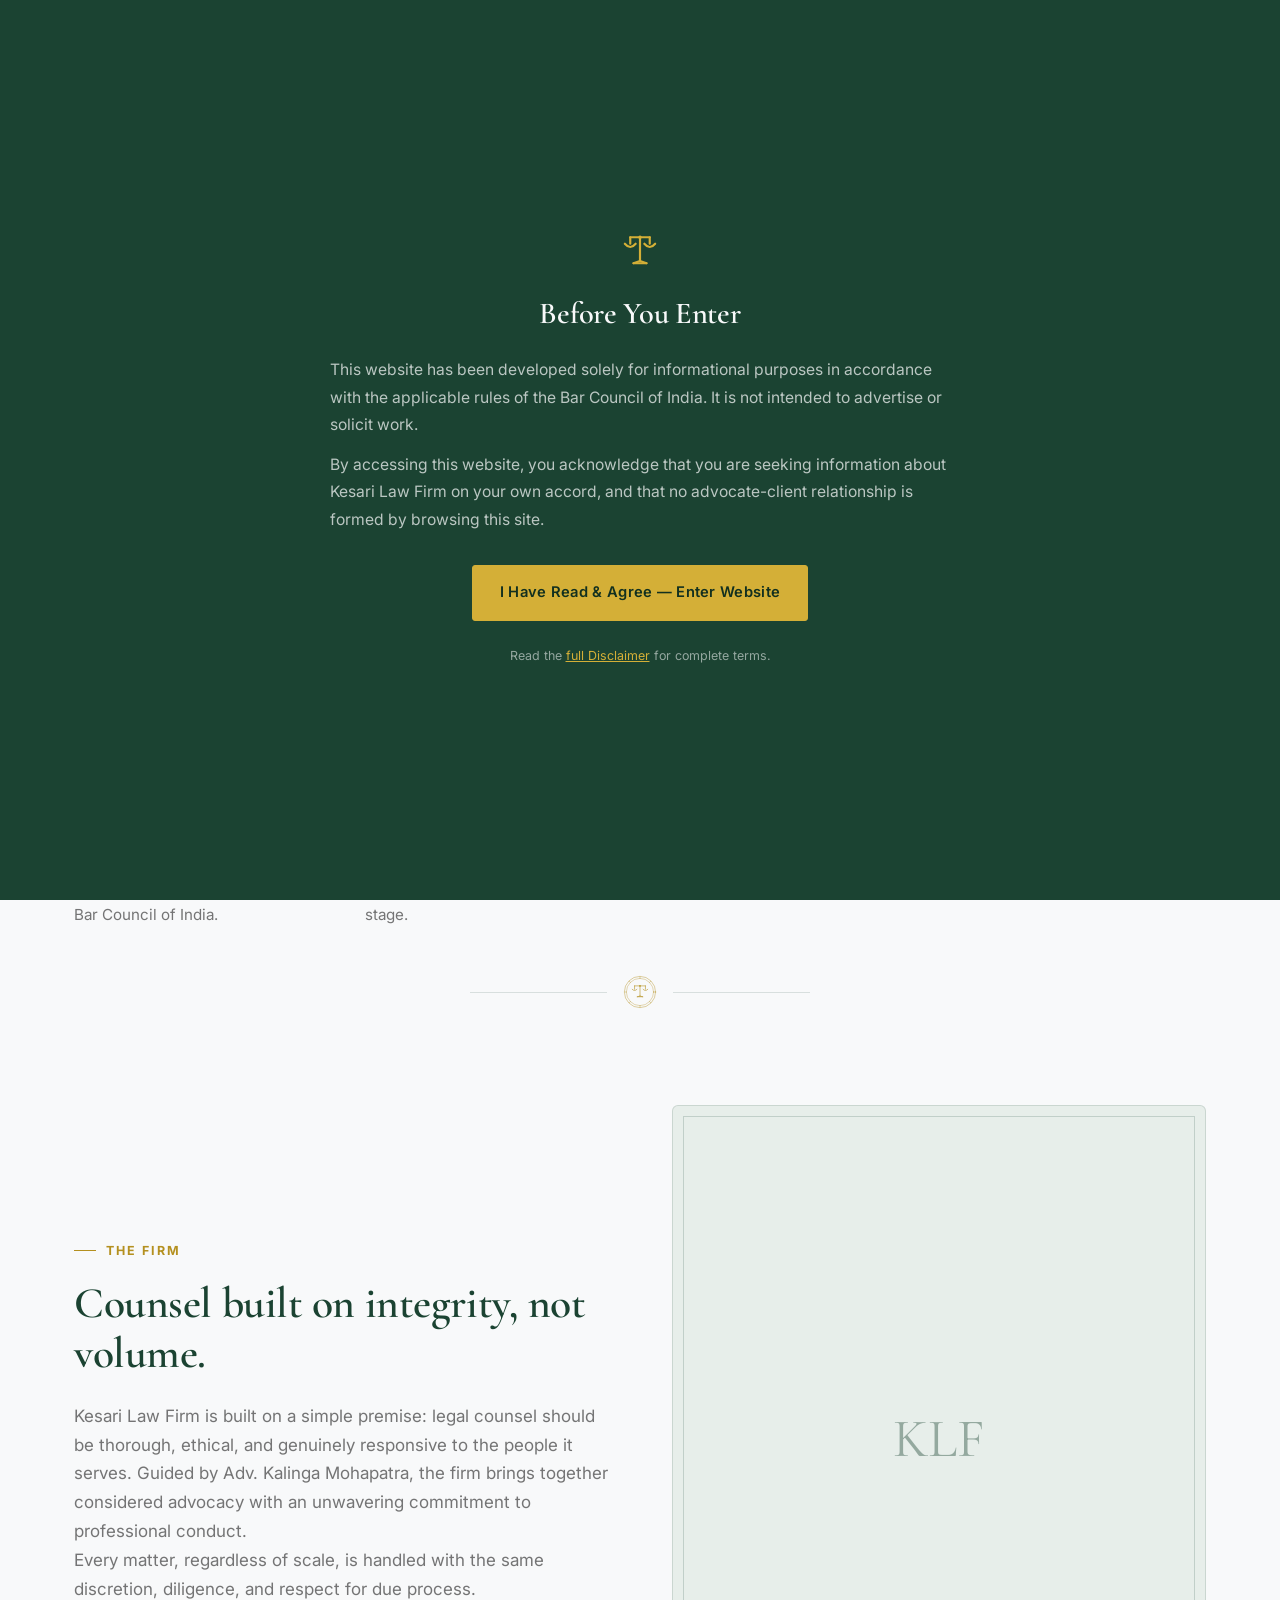
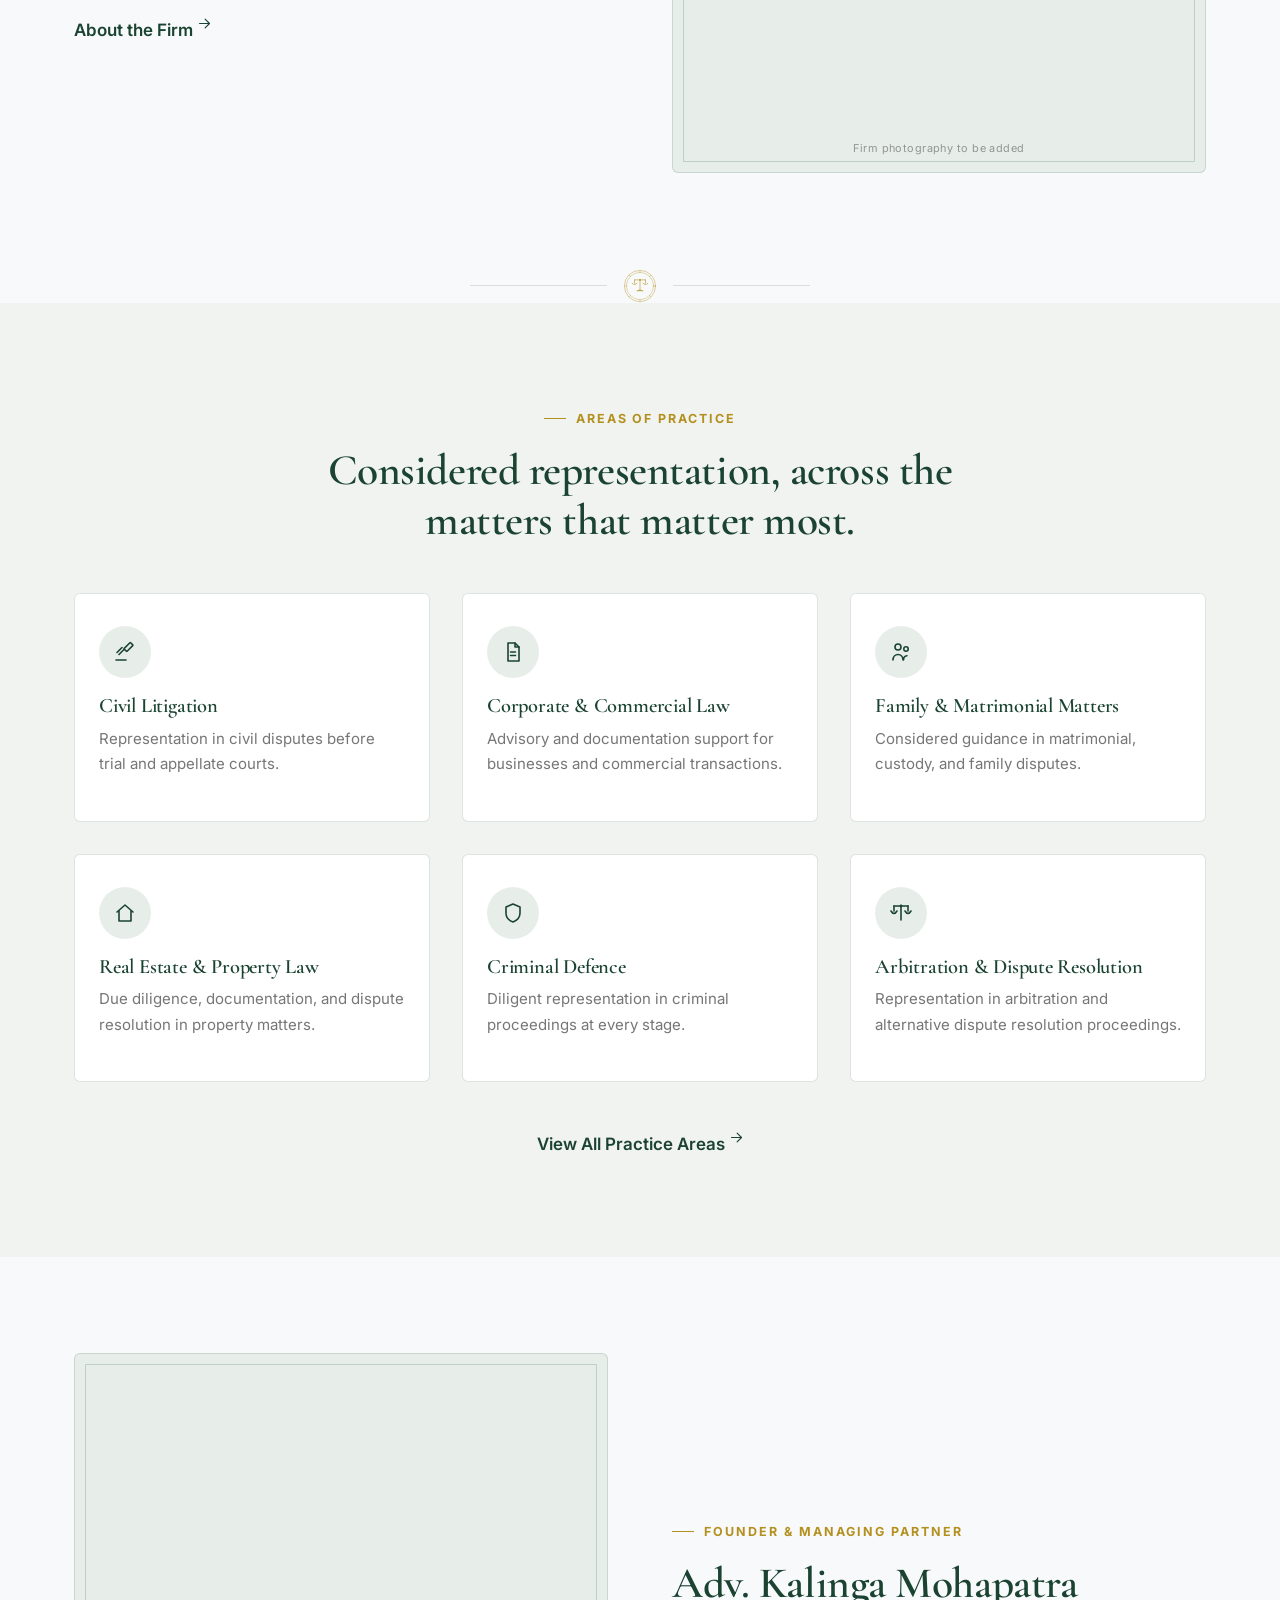
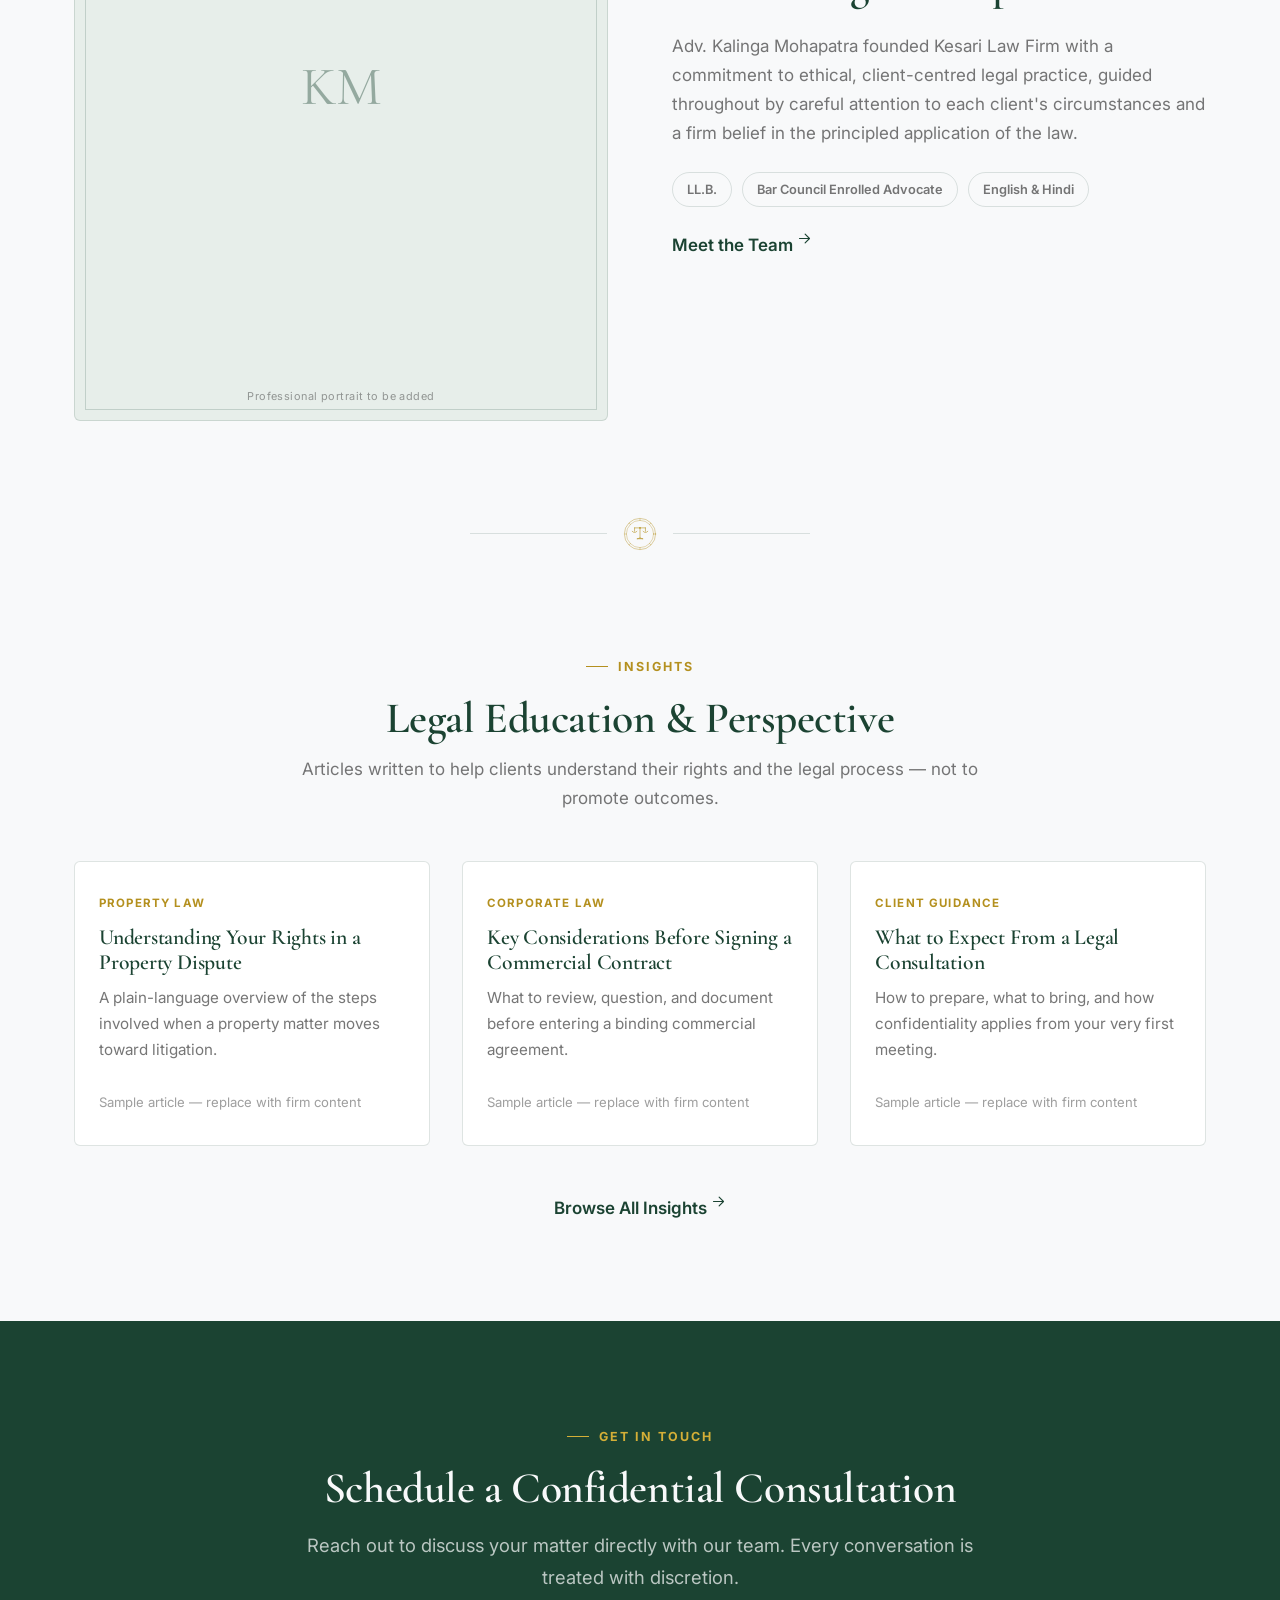
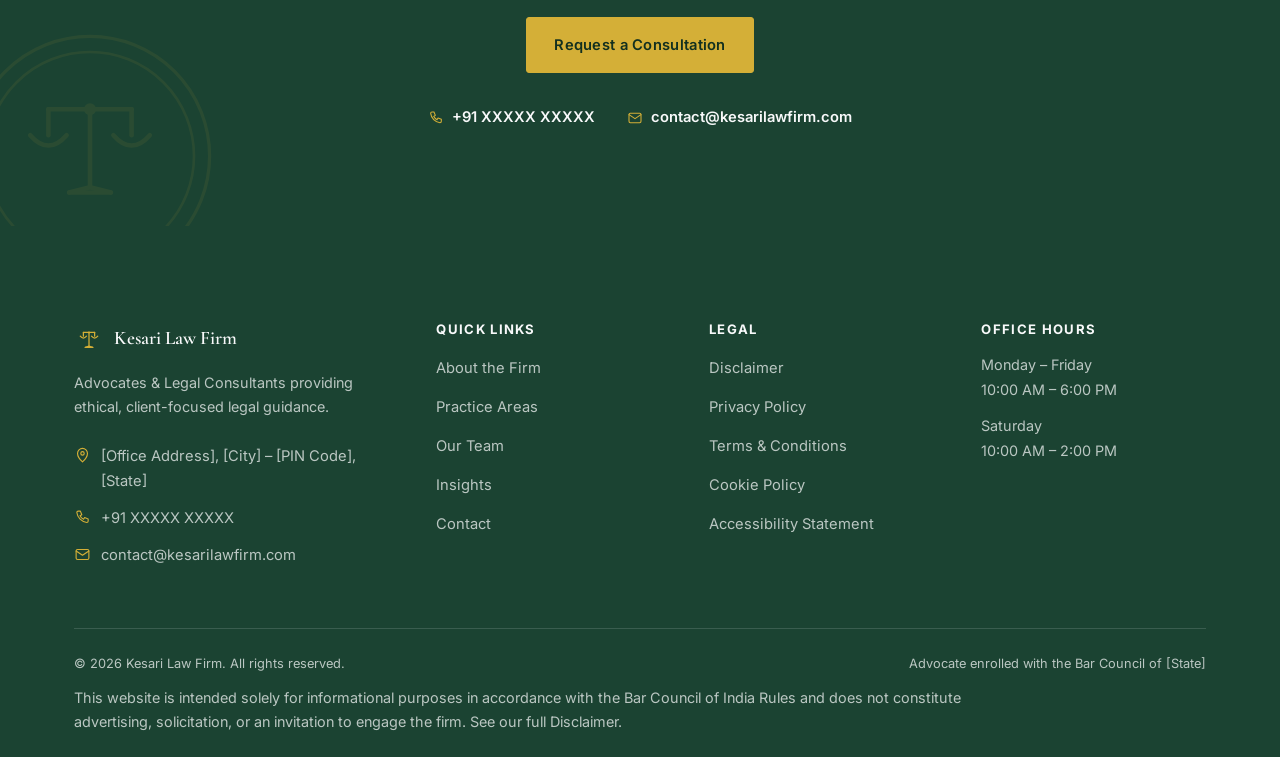
<file: index.html>
<!DOCTYPE html>
<html lang="en">
<head>
<meta charset="UTF-8">
<meta name="viewport" content="width=device-width, initial-scale=1.0">
<title>Kesari Law Firm | Advocates &amp; Legal Consultants</title>
<meta name="description" content="Kesari Law Firm provides ethical, client-focused legal counsel across civil litigation, corporate advisory, and dispute resolution. Learn about our practice and request a consultation.">
<link rel="canonical" href="https://www.kesarilawfirm.com/">

<!-- Open Graph -->
<meta property="og:type" content="website">
<meta property="og:site_name" content="Kesari Law Firm">
<meta property="og:title" content="Kesari Law Firm | Advocates & Legal Consultants">
<meta property="og:description" content="Ethical, client-focused legal counsel grounded in experience, confidentiality, and principled advocacy.">
<meta property="og:url" content="https://www.kesarilawfirm.com/">
<meta property="og:image" content="https://www.kesarilawfirm.com/assets/og-image.jpg">
<meta property="og:locale" content="en_IN">

<!-- Twitter -->
<meta name="twitter:card" content="summary_large_image">
<meta name="twitter:title" content="Kesari Law Firm | Advocates & Legal Consultants">
<meta name="twitter:description" content="Ethical, client-focused legal counsel grounded in experience, confidentiality, and principled advocacy.">
<meta name="twitter:image" content="https://www.kesarilawfirm.com/assets/og-image.jpg">

<link rel="icon" type="image/svg+xml" href="favicon.svg">
<link rel="preconnect" href="https://fonts.googleapis.com">
<link rel="preconnect" href="https://fonts.gstatic.com" crossorigin>
<link href="https://fonts.googleapis.com/css2?family=Cormorant+Garamond:ital,wght@0,500;0,600;0,700;1,500&amp;family=Inter:wght@400;500;600;700&amp;display=swap" rel="stylesheet">
<link rel="stylesheet" href="css/styles.css">

<script type="application/ld+json">
{
  "@context": "https://schema.org",
  "@type": "LegalService",
  "name": "Kesari Law Firm",
  "url": "https://www.kesarilawfirm.com/",
  "image": "https://www.kesarilawfirm.com/assets/og-image.jpg",
  "telephone": "+91-XXXXXXXXXX",
  "email": "contact@kesarilawfirm.com",
  "address": {
    "@type": "PostalAddress",
    "streetAddress": "[Office Address Line]",
    "addressLocality": "[City]",
    "addressRegion": "[State]",
    "postalCode": "[PIN Code]",
    "addressCountry": "IN"
  },
  "areaServed": "IN",
  "openingHoursSpecification": [
    { "@type": "OpeningHoursSpecification", "dayOfWeek": ["Monday","Tuesday","Wednesday","Thursday","Friday"], "opens": "10:00", "closes": "18:00" },
    { "@type": "OpeningHoursSpecification", "dayOfWeek": ["Saturday"], "opens": "10:00", "closes": "14:00" }
  ],
  "founder": { "@type": "Person", "name": "Kalinga Mohapatra", "jobTitle": "Founder & Managing Partner" },
  "description": "Kesari Law Firm provides ethical, client-focused legal counsel across civil litigation, corporate advisory, family law, real estate, and dispute resolution."
}
</script>
</head>
<body>

<a href="#main" class="skip-link">Skip to main content</a>

<input type="checkbox" id="disclaimer-toggle" class="disclaimer-toggle">
<div class="disclaimer-overlay" role="dialog" aria-modal="true" aria-labelledby="disclaimer-title">
  <div class="disclaimer-box">
    <svg class="brand__mark" viewBox="0 0 48 48" fill="none" stroke="currentColor" stroke-width="2" stroke-linecap="round" stroke-linejoin="round" aria-hidden="true">
      <line x1="24" y1="15" x2="24" y2="37"/><circle cx="24" cy="15" r="1.6" fill="currentColor" stroke="none"/>
      <line x1="15" y1="15" x2="33" y2="15"/><line x1="15" y1="15" x2="15" y2="21"/><path d="M10 21 Q15 27 20 21"/>
      <line x1="33" y1="15" x2="33" y2="21"/><path d="M28 21 Q33 27 38 21"/>
      <line x1="18" y1="39" x2="30" y2="39"/><path d="M24 37 L18 39 M24 37 L30 39"/>
    </svg>
    <h2 id="disclaimer-title">Before You Enter</h2>
    <p>This website has been developed solely for informational purposes in accordance with the applicable rules of the Bar Council of India. It is not intended to advertise or solicit work.</p>
    <p>By accessing this website, you acknowledge that you are seeking information about Kesari Law Firm on your own accord, and that no advocate-client relationship is formed by browsing this site.</p>
    <div class="btn-row">
      <label for="disclaimer-toggle" class="btn btn--gold">I Have Read &amp; Agree — Enter Website</label>
    </div>
    <p class="fine">Read the <a href="disclaimer.html">full Disclaimer</a> for complete terms.</p>
  </div>
</div>

<header class="site-header">
  <input type="checkbox" id="nav-toggle" class="nav-toggle-checkbox">
  <nav class="nav" aria-label="Primary">
    <a href="index.html" class="brand">
      <svg class="brand__mark" viewBox="0 0 48 48" fill="none" stroke="currentColor" stroke-width="2" stroke-linecap="round" stroke-linejoin="round" aria-hidden="true">
        <line x1="24" y1="15" x2="24" y2="37"/><circle cx="24" cy="15" r="1.6" fill="currentColor" stroke="none"/>
        <line x1="15" y1="15" x2="33" y2="15"/><line x1="15" y1="15" x2="15" y2="21"/><path d="M10 21 Q15 27 20 21"/>
        <line x1="33" y1="15" x2="33" y2="21"/><path d="M28 21 Q33 27 38 21"/>
        <line x1="18" y1="39" x2="30" y2="39"/><path d="M24 37 L18 39 M24 37 L30 39"/>
      </svg>
      <span>
        <span class="brand__word">Kesari Law Firm</span>
        <span class="brand__tagline">Advocates &amp; Legal Consultants</span>
      </span>
    </a>
    <div class="nav__right">
      <div class="nav__links">
        <a href="index.html" aria-current="page">Home</a>
        <a href="about.html">About</a>
        <a href="practice-areas.html">Practice Areas</a>
        <a href="team.html">Team</a>
        <a href="insights.html">Insights</a>
        <a href="contact.html">Contact</a>
        <a href="contact.html" class="btn btn--outline nav__cta">Request Consultation</a>
      </div>
      <label for="nav-toggle" class="hamburger" aria-label="Toggle menu"><span></span><span></span><span></span></label>
    </div>
  </nav>
  <div class="mobile-nav-panel">
    <div class="mobile-nav-panel__inner">
      <a href="index.html">Home</a>
      <a href="about.html">About</a>
      <a href="practice-areas.html">Practice Areas</a>
      <a href="team.html">Team</a>
      <a href="insights.html">Insights</a>
      <a href="contact.html">Contact</a>
      <a href="contact.html" class="btn btn--gold">Request Consultation</a>
    </div>
  </div>
</header>

<main id="main">

  <!-- Hero -->
  <section class="hero">
    <svg class="hero__seal" viewBox="0 0 100 100" fill="none" stroke="currentColor" stroke-linecap="round" stroke-linejoin="round" aria-hidden="true">
      <circle cx="50" cy="50" r="46" stroke-width="1.25"/><circle cx="50" cy="50" r="40" stroke-width="1"/>
      <g stroke-width="1.25"><line x1="90" y1="50" x2="94" y2="50"/><line x1="78.28" y1="78.28" x2="81.11" y2="81.11"/><line x1="50" y1="90" x2="50" y2="94"/><line x1="21.72" y1="78.28" x2="18.89" y2="81.11"/><line x1="10" y1="50" x2="6" y2="50"/><line x1="21.72" y1="21.72" x2="18.89" y2="18.89"/><line x1="50" y1="10" x2="50" y2="6"/><line x1="78.28" y1="21.72" x2="81.11" y2="18.89"/></g>
      <g stroke-width="1.75"><line x1="50" y1="32" x2="50" y2="62"/><circle cx="50" cy="32" r="2.3" fill="currentColor" stroke="none"/><line x1="34" y1="32" x2="66" y2="32"/><line x1="34" y1="32" x2="34" y2="42"/><path d="M27 42 Q34 50 41 42"/><line x1="66" y1="32" x2="66" y2="42"/><path d="M59 42 Q66 50 73 42"/><line x1="42" y1="64" x2="58" y2="64"/><path d="M50 62 L42 64 M50 62 L58 64"/></g>
    </svg>
    <div class="container">
      <div class="hero__content">
        <p class="eyebrow">Kesari Law Firm · Advocates &amp; Legal Consultants</p>
        <h1>Trusted Counsel. Principled Advocacy.</h1>
        <p class="lede">Kesari Law Firm provides ethical, client-focused legal guidance rooted in experience, confidentiality, and a steadfast commitment to the fair administration of justice.</p>
        <div class="btn-row">
          <a href="contact.html" class="btn btn--primary">Schedule a Consultation</a>
          <a href="practice-areas.html" class="btn btn--outline">Explore Our Practice Areas</a>
        </div>
      </div>
    </div>
  </section>

  <!-- Pillars -->
  <section class="section section--tight">
    <div class="container">
      <div class="grid grid-4">
        <div class="pillar">
          <svg class="pillar__icon" viewBox="0 0 24 24" fill="none" stroke="currentColor" stroke-width="1.6" stroke-linecap="round" stroke-linejoin="round" aria-hidden="true"><path d="M12 3l7 3v6c0 4.5-3 7.5-7 9-4-1.5-7-4.5-7-9V6l7-3z"/></svg>
          <h3>Ethical Practice</h3>
          <p>Every engagement is guided by professional integrity and strict adherence to the standards of the Bar Council of India.</p>
        </div>
        <div class="pillar">
          <svg class="pillar__icon" viewBox="0 0 24 24" fill="none" stroke="currentColor" stroke-width="1.6" stroke-linecap="round" stroke-linejoin="round" aria-hidden="true"><rect x="5" y="11" width="14" height="9" rx="1.5"/><path d="M8 11V8a4 4 0 0 1 8 0v3"/></svg>
          <h3>Client Confidentiality</h3>
          <p>We safeguard every client relationship with the discretion and confidentiality it deserves, at every stage.</p>
        </div>
        <div class="pillar">
          <svg class="pillar__icon" viewBox="0 0 24 24" fill="none" stroke="currentColor" stroke-width="1.6" stroke-linecap="round" stroke-linejoin="round" aria-hidden="true"><line x1="12" y1="5" x2="12" y2="19"/><circle cx="12" cy="5" r="1.4" fill="currentColor" stroke="none"/><line x1="5" y1="5" x2="19" y2="5"/><line x1="5" y1="5" x2="5" y2="10"/><path d="M2 10 Q5 15 8 10"/><line x1="19" y1="5" x2="19" y2="10"/><path d="M16 10 Q19 15 22 10"/></svg>
          <h3>Principled Advocacy</h3>
          <p>Considered, diligent representation shaped by experience and a deep respect for the law.</p>
        </div>
        <div class="pillar">
          <svg class="pillar__icon" viewBox="0 0 24 24" fill="none" stroke="currentColor" stroke-width="1.6" stroke-linecap="round" stroke-linejoin="round" aria-hidden="true"><path d="M4 21h16M5 21V10M9 21V10M15 21V10M19 21V10M3 10l9-6 9 6M4 10h16"/></svg>
          <h3>Access to Justice</h3>
          <p>We believe sound legal guidance should be clear, accessible, and delivered with genuine care.</p>
        </div>
      </div>
    </div>
  </section>

  <div class="seal-divider"><span class="line"></span>
    <svg class="mark" viewBox="0 0 100 100" fill="none" stroke="currentColor" stroke-linecap="round" stroke-linejoin="round" aria-hidden="true">
      <circle cx="50" cy="50" r="46" stroke-width="1.25"/><circle cx="50" cy="50" r="40" stroke-width="1"/>
      <g stroke-width="1.25"><line x1="90" y1="50" x2="94" y2="50"/><line x1="78.28" y1="78.28" x2="81.11" y2="81.11"/><line x1="50" y1="90" x2="50" y2="94"/><line x1="21.72" y1="78.28" x2="18.89" y2="81.11"/><line x1="10" y1="50" x2="6" y2="50"/><line x1="21.72" y1="21.72" x2="18.89" y2="18.89"/><line x1="50" y1="10" x2="50" y2="6"/><line x1="78.28" y1="21.72" x2="81.11" y2="18.89"/></g>
      <g stroke-width="1.75"><line x1="50" y1="32" x2="50" y2="62"/><circle cx="50" cy="32" r="2.3" fill="currentColor" stroke="none"/><line x1="34" y1="32" x2="66" y2="32"/><line x1="34" y1="32" x2="34" y2="42"/><path d="M27 42 Q34 50 41 42"/><line x1="66" y1="32" x2="66" y2="42"/><path d="M59 42 Q66 50 73 42"/><line x1="42" y1="64" x2="58" y2="64"/><path d="M50 62 L42 64 M50 62 L58 64"/></g>
    </svg>
  <span class="line"></span></div>

  <!-- About preview -->
  <section class="section">
    <div class="container">
      <div class="grid grid-2" style="align-items:center; gap: var(--sp-7);">
        <div>
          <p class="eyebrow">The Firm</p>
          <h2>Counsel built on integrity, not volume.</h2>
          <p class="mt-4">Kesari Law Firm is built on a simple premise: legal counsel should be thorough, ethical, and genuinely responsive to the people it serves. Guided by Adv. Kalinga Mohapatra, the firm brings together considered advocacy with an unwavering commitment to professional conduct.</p>
          <p>Every matter, regardless of scale, is handled with the same discretion, diligence, and respect for due process.</p>
          <a href="about.html" class="link mt-2" style="display:inline-flex;">About the Firm
            <svg viewBox="0 0 24 24" fill="none" stroke="currentColor" stroke-width="1.8" stroke-linecap="round" stroke-linejoin="round" aria-hidden="true"><path d="M4 12h16M13 5l7 7-7 7"/></svg>
          </a>
        </div>
        <div class="portrait-frame" aria-hidden="true">
          <span class="monogram">KLF</span>
          <span class="caption">Firm photography to be added</span>
        </div>
      </div>
    </div>
  </section>

  <div class="seal-divider"><span class="line"></span>
    <svg class="mark" viewBox="0 0 100 100" fill="none" stroke="currentColor" stroke-linecap="round" stroke-linejoin="round" aria-hidden="true">
      <circle cx="50" cy="50" r="46" stroke-width="1.25"/><circle cx="50" cy="50" r="40" stroke-width="1"/>
      <g stroke-width="1.25"><line x1="90" y1="50" x2="94" y2="50"/><line x1="78.28" y1="78.28" x2="81.11" y2="81.11"/><line x1="50" y1="90" x2="50" y2="94"/><line x1="21.72" y1="78.28" x2="18.89" y2="81.11"/><line x1="10" y1="50" x2="6" y2="50"/><line x1="21.72" y1="21.72" x2="18.89" y2="18.89"/><line x1="50" y1="10" x2="50" y2="6"/><line x1="78.28" y1="21.72" x2="81.11" y2="18.89"/></g>
      <g stroke-width="1.75"><line x1="50" y1="32" x2="50" y2="62"/><circle cx="50" cy="32" r="2.3" fill="currentColor" stroke="none"/><line x1="34" y1="32" x2="66" y2="32"/><line x1="34" y1="32" x2="34" y2="42"/><path d="M27 42 Q34 50 41 42"/><line x1="66" y1="32" x2="66" y2="42"/><path d="M59 42 Q66 50 73 42"/><line x1="42" y1="64" x2="58" y2="64"/><path d="M50 62 L42 64 M50 62 L58 64"/></g>
    </svg>
  <span class="line"></span></div>

  <!-- Practice areas preview -->
  <section class="section section--alt">
    <div class="container">
      <div class="text-center max-w-content mx-auto mb-6">
        <p class="eyebrow" style="justify-content:center;">Areas of Practice</p>
        <h2>Considered representation, across the matters that matter most.</h2>
      </div>
      <div class="grid grid-3">
        <div class="card--practice">
          <span class="icon-badge"><svg viewBox="0 0 24 24" fill="none" stroke="currentColor" stroke-width="1.6" stroke-linecap="round" stroke-linejoin="round" aria-hidden="true"><rect x="13.5" y="2.5" width="4" height="9" rx="0.5" transform="rotate(45 15.5 7)"/><line x1="11" y1="9.5" x2="6" y2="14.5"/><line x1="9" y1="7.5" x2="4" y2="12.5"/><line x1="3" y1="20" x2="13" y2="20"/></svg></span>
          <h3>Civil Litigation</h3>
          <p>Representation in civil disputes before trial and appellate courts.</p>
        </div>
        <div class="card--practice">
          <span class="icon-badge"><svg viewBox="0 0 24 24" fill="none" stroke="currentColor" stroke-width="1.6" stroke-linecap="round" stroke-linejoin="round" aria-hidden="true"><path d="M7 3h7l4 4v14H7z"/><path d="M14 3v4h4"/><path d="M9.5 12h5M9.5 15.5h5"/></svg></span>
          <h3>Corporate &amp; Commercial Law</h3>
          <p>Advisory and documentation support for businesses and commercial transactions.</p>
        </div>
        <div class="card--practice">
          <span class="icon-badge"><svg viewBox="0 0 24 24" fill="none" stroke="currentColor" stroke-width="1.6" stroke-linecap="round" stroke-linejoin="round" aria-hidden="true"><circle cx="9" cy="7" r="3"/><circle cx="17" cy="9" r="2.2"/><path d="M4 20c0-3.3 2.2-5.5 5-5.5s5 2.2 5 5.5M14.5 20c0-2.3 1.3-4 3.5-4.3"/></svg></span>
          <h3>Family &amp; Matrimonial Matters</h3>
          <p>Considered guidance in matrimonial, custody, and family disputes.</p>
        </div>
        <div class="card--practice">
          <span class="icon-badge"><svg viewBox="0 0 24 24" fill="none" stroke="currentColor" stroke-width="1.6" stroke-linecap="round" stroke-linejoin="round" aria-hidden="true"><path d="M4 11l8-7 8 7"/><path d="M6 10v10h12V10"/></svg></span>
          <h3>Real Estate &amp; Property Law</h3>
          <p>Due diligence, documentation, and dispute resolution in property matters.</p>
        </div>
        <div class="card--practice">
          <span class="icon-badge"><svg viewBox="0 0 24 24" fill="none" stroke="currentColor" stroke-width="1.6" stroke-linecap="round" stroke-linejoin="round" aria-hidden="true"><path d="M12 3l7 3v6c0 4.5-3 7.5-7 9-4-1.5-7-4.5-7-9V6l7-3z"/></svg></span>
          <h3>Criminal Defence</h3>
          <p>Diligent representation in criminal proceedings at every stage.</p>
        </div>
        <div class="card--practice">
          <span class="icon-badge"><svg viewBox="0 0 24 24" fill="none" stroke="currentColor" stroke-width="1.6" stroke-linecap="round" stroke-linejoin="round" aria-hidden="true"><line x1="12" y1="5" x2="12" y2="19"/><circle cx="12" cy="5" r="1.4" fill="currentColor" stroke="none"/><line x1="5" y1="5" x2="19" y2="5"/><line x1="5" y1="5" x2="5" y2="10"/><path d="M2 10 Q5 15 8 10"/><line x1="19" y1="5" x2="19" y2="10"/><path d="M16 10 Q19 15 22 10"/></svg></span>
          <h3>Arbitration &amp; Dispute Resolution</h3>
          <p>Representation in arbitration and alternative dispute resolution proceedings.</p>
        </div>
      </div>
      <div class="text-center mt-6">
        <a href="practice-areas.html" class="link" style="display:inline-flex;">View All Practice Areas
          <svg viewBox="0 0 24 24" fill="none" stroke="currentColor" stroke-width="1.8" stroke-linecap="round" stroke-linejoin="round" aria-hidden="true"><path d="M4 12h16M13 5l7 7-7 7"/></svg>
        </a>
      </div>
    </div>
  </section>

  <!-- Advocate spotlight -->
  <section class="section">
    <div class="container">
      <div class="grid grid-2" style="align-items:center; gap: var(--sp-7);">
        <div class="portrait-frame" aria-hidden="true" style="order:1;">
          <span class="monogram">KM</span>
          <span class="caption">Professional portrait to be added</span>
        </div>
        <div style="order:2;">
          <p class="eyebrow">Founder &amp; Managing Partner</p>
          <h2>Adv. Kalinga Mohapatra</h2>
          <p class="mt-4">Adv. Kalinga Mohapatra founded Kesari Law Firm with a commitment to ethical, client-centred legal practice, guided throughout by careful attention to each client's circumstances and a firm belief in the principled application of the law.</p>
          <div class="chip-row mt-4">
            <span class="chip">LL.B.</span>
            <span class="chip">Bar Council Enrolled Advocate</span>
            <span class="chip">English &amp; Hindi</span>
          </div>
          <a href="team.html" class="link mt-4" style="display:inline-flex;">Meet the Team
            <svg viewBox="0 0 24 24" fill="none" stroke="currentColor" stroke-width="1.8" stroke-linecap="round" stroke-linejoin="round" aria-hidden="true"><path d="M4 12h16M13 5l7 7-7 7"/></svg>
          </a>
        </div>
      </div>
    </div>
  </section>

  <div class="seal-divider"><span class="line"></span>
    <svg class="mark" viewBox="0 0 100 100" fill="none" stroke="currentColor" stroke-linecap="round" stroke-linejoin="round" aria-hidden="true">
      <circle cx="50" cy="50" r="46" stroke-width="1.25"/><circle cx="50" cy="50" r="40" stroke-width="1"/>
      <g stroke-width="1.25"><line x1="90" y1="50" x2="94" y2="50"/><line x1="78.28" y1="78.28" x2="81.11" y2="81.11"/><line x1="50" y1="90" x2="50" y2="94"/><line x1="21.72" y1="78.28" x2="18.89" y2="81.11"/><line x1="10" y1="50" x2="6" y2="50"/><line x1="21.72" y1="21.72" x2="18.89" y2="18.89"/><line x1="50" y1="10" x2="50" y2="6"/><line x1="78.28" y1="21.72" x2="81.11" y2="18.89"/></g>
      <g stroke-width="1.75"><line x1="50" y1="32" x2="50" y2="62"/><circle cx="50" cy="32" r="2.3" fill="currentColor" stroke="none"/><line x1="34" y1="32" x2="66" y2="32"/><line x1="34" y1="32" x2="34" y2="42"/><path d="M27 42 Q34 50 41 42"/><line x1="66" y1="32" x2="66" y2="42"/><path d="M59 42 Q66 50 73 42"/><line x1="42" y1="64" x2="58" y2="64"/><path d="M50 62 L42 64 M50 62 L58 64"/></g>
    </svg>
  <span class="line"></span></div>

  <!-- Insights preview -->
  <section class="section">
    <div class="container">
      <div class="text-center max-w-content mx-auto mb-6">
        <p class="eyebrow" style="justify-content:center;">Insights</p>
        <h2>Legal Education &amp; Perspective</h2>
        <p class="mt-2">Articles written to help clients understand their rights and the legal process — not to promote outcomes.</p>
      </div>
      <div class="grid grid-3">
        <article class="card--practice card--article">
          <span class="tag">Property Law</span>
          <h3>Understanding Your Rights in a Property Dispute</h3>
          <p>A plain-language overview of the steps involved when a property matter moves toward litigation.</p>
          <span class="meta">Sample article — replace with firm content</span>
        </article>
        <article class="card--practice card--article">
          <span class="tag">Corporate Law</span>
          <h3>Key Considerations Before Signing a Commercial Contract</h3>
          <p>What to review, question, and document before entering a binding commercial agreement.</p>
          <span class="meta">Sample article — replace with firm content</span>
        </article>
        <article class="card--practice card--article">
          <span class="tag">Client Guidance</span>
          <h3>What to Expect From a Legal Consultation</h3>
          <p>How to prepare, what to bring, and how confidentiality applies from your very first meeting.</p>
          <span class="meta">Sample article — replace with firm content</span>
        </article>
      </div>
      <div class="text-center mt-6">
        <a href="insights.html" class="link" style="display:inline-flex;">Browse All Insights
          <svg viewBox="0 0 24 24" fill="none" stroke="currentColor" stroke-width="1.8" stroke-linecap="round" stroke-linejoin="round" aria-hidden="true"><path d="M4 12h16M13 5l7 7-7 7"/></svg>
        </a>
      </div>
    </div>
  </section>

  <!-- CTA -->
  <section class="section section--primary cta-band">
    <svg class="cta-band__seal" viewBox="0 0 100 100" fill="none" stroke="currentColor" stroke-linecap="round" stroke-linejoin="round" aria-hidden="true">
      <circle cx="50" cy="50" r="46" stroke-width="1.25"/><circle cx="50" cy="50" r="40" stroke-width="1"/>
      <g stroke-width="1.75"><line x1="50" y1="32" x2="50" y2="62"/><circle cx="50" cy="32" r="2.3" fill="currentColor" stroke="none"/><line x1="34" y1="32" x2="66" y2="32"/><line x1="34" y1="32" x2="34" y2="42"/><path d="M27 42 Q34 50 41 42"/><line x1="66" y1="32" x2="66" y2="42"/><path d="M59 42 Q66 50 73 42"/><line x1="42" y1="64" x2="58" y2="64"/><path d="M50 62 L42 64 M50 62 L58 64"/></g>
    </svg>
    <div class="container">
      <p class="eyebrow" style="justify-content:center;">Get in Touch</p>
      <h2>Schedule a Confidential Consultation</h2>
      <p class="lede" style="margin:0 auto;">Reach out to discuss your matter directly with our team. Every conversation is treated with discretion.</p>
      <div class="btn-row">
        <a href="contact.html" class="btn btn--gold">Request a Consultation</a>
      </div>
      <div class="cta-band__contact">
        <span><svg viewBox="0 0 24 24" fill="none" stroke="currentColor" stroke-width="1.6" stroke-linecap="round" stroke-linejoin="round" aria-hidden="true"><path d="M6 3h3l2 5-2.5 1.5a11 11 0 0 0 5 5L15 12l5 2v3a2 2 0 0 1-2 2A16 16 0 0 1 4 5a2 2 0 0 1 2-2z"/></svg><a href="tel:+91XXXXXXXXXX">+91 XXXXX XXXXX</a></span>
        <span><svg viewBox="0 0 24 24" fill="none" stroke="currentColor" stroke-width="1.6" stroke-linecap="round" stroke-linejoin="round" aria-hidden="true"><rect x="3" y="5" width="18" height="14" rx="2"/><path d="M3 7l9 6 9-6"/></svg><a href="mailto:contact@kesarilawfirm.com">contact@kesarilawfirm.com</a></span>
      </div>
    </div>
  </section>

</main>

<footer class="site-footer">
  <div class="container">
    <div class="footer__top">
      <div>
        <div class="footer__brand">
          <svg viewBox="0 0 48 48" fill="none" stroke="currentColor" stroke-width="2" stroke-linecap="round" stroke-linejoin="round" aria-hidden="true">
            <line x1="24" y1="15" x2="24" y2="37"/><circle cx="24" cy="15" r="1.6" fill="currentColor" stroke="none"/>
            <line x1="15" y1="15" x2="33" y2="15"/><line x1="15" y1="15" x2="15" y2="21"/><path d="M10 21 Q15 27 20 21"/>
            <line x1="33" y1="15" x2="33" y2="21"/><path d="M28 21 Q33 27 38 21"/>
            <line x1="18" y1="39" x2="30" y2="39"/><path d="M24 37 L18 39 M24 37 L30 39"/>
          </svg>
          <span>Kesari Law Firm</span>
        </div>
        <p>Advocates &amp; Legal Consultants providing ethical, client-focused legal guidance.</p>
        <div class="mt-4">
          <div class="footer__contact-item">
            <svg viewBox="0 0 24 24" fill="none" stroke="currentColor" stroke-width="1.6" stroke-linecap="round" stroke-linejoin="round" aria-hidden="true"><path d="M12 21s7-6.5 7-12a7 7 0 0 0-14 0c0 5.5 7 12 7 12z"/><circle cx="12" cy="9" r="2.4"/></svg>
            <span>[Office Address], [City] – [PIN Code], [State]</span>
          </div>
          <div class="footer__contact-item">
            <svg viewBox="0 0 24 24" fill="none" stroke="currentColor" stroke-width="1.6" stroke-linecap="round" stroke-linejoin="round" aria-hidden="true"><path d="M6 3h3l2 5-2.5 1.5a11 11 0 0 0 5 5L15 12l5 2v3a2 2 0 0 1-2 2A16 16 0 0 1 4 5a2 2 0 0 1 2-2z"/></svg>
            <span><a href="tel:+91XXXXXXXXXX">+91 XXXXX XXXXX</a></span>
          </div>
          <div class="footer__contact-item">
            <svg viewBox="0 0 24 24" fill="none" stroke="currentColor" stroke-width="1.6" stroke-linecap="round" stroke-linejoin="round" aria-hidden="true"><rect x="3" y="5" width="18" height="14" rx="2"/><path d="M3 7l9 6 9-6"/></svg>
            <span><a href="mailto:contact@kesarilawfirm.com">contact@kesarilawfirm.com</a></span>
          </div>
        </div>
      </div>
      <div class="footer__col">
        <h4>Quick Links</h4>
        <ul>
          <li><a href="about.html">About the Firm</a></li>
          <li><a href="practice-areas.html">Practice Areas</a></li>
          <li><a href="team.html">Our Team</a></li>
          <li><a href="insights.html">Insights</a></li>
          <li><a href="contact.html">Contact</a></li>
        </ul>
      </div>
      <div class="footer__col">
        <h4>Legal</h4>
        <ul>
          <li><a href="disclaimer.html">Disclaimer</a></li>
          <li><a href="privacy-policy.html">Privacy Policy</a></li>
          <li><a href="terms-conditions.html">Terms &amp; Conditions</a></li>
          <li><a href="cookie-policy.html">Cookie Policy</a></li>
          <li><a href="accessibility-statement.html">Accessibility Statement</a></li>
        </ul>
      </div>
      <div class="footer__col">
        <h4>Office Hours</h4>
        <p>Monday – Friday<br>10:00 AM – 6:00 PM</p>
        <p class="mt-2">Saturday<br>10:00 AM – 2:00 PM</p>
      </div>
    </div>
    <div class="footer__bottom">
      <span>© <span data-year>2026</span> Kesari Law Firm. All rights reserved.</span>
      <span>Advocate enrolled with the Bar Council of [State]</span>
    </div>
    <p class="footer__disclaimer-line">This website is intended solely for informational purposes in accordance with the Bar Council of India Rules and does not constitute advertising, solicitation, or an invitation to engage the firm. See our full <a href="disclaimer.html">Disclaimer</a>.</p>
  </div>
</footer>

<script src="js/main.js"></script>
</body>
</html>
</file>
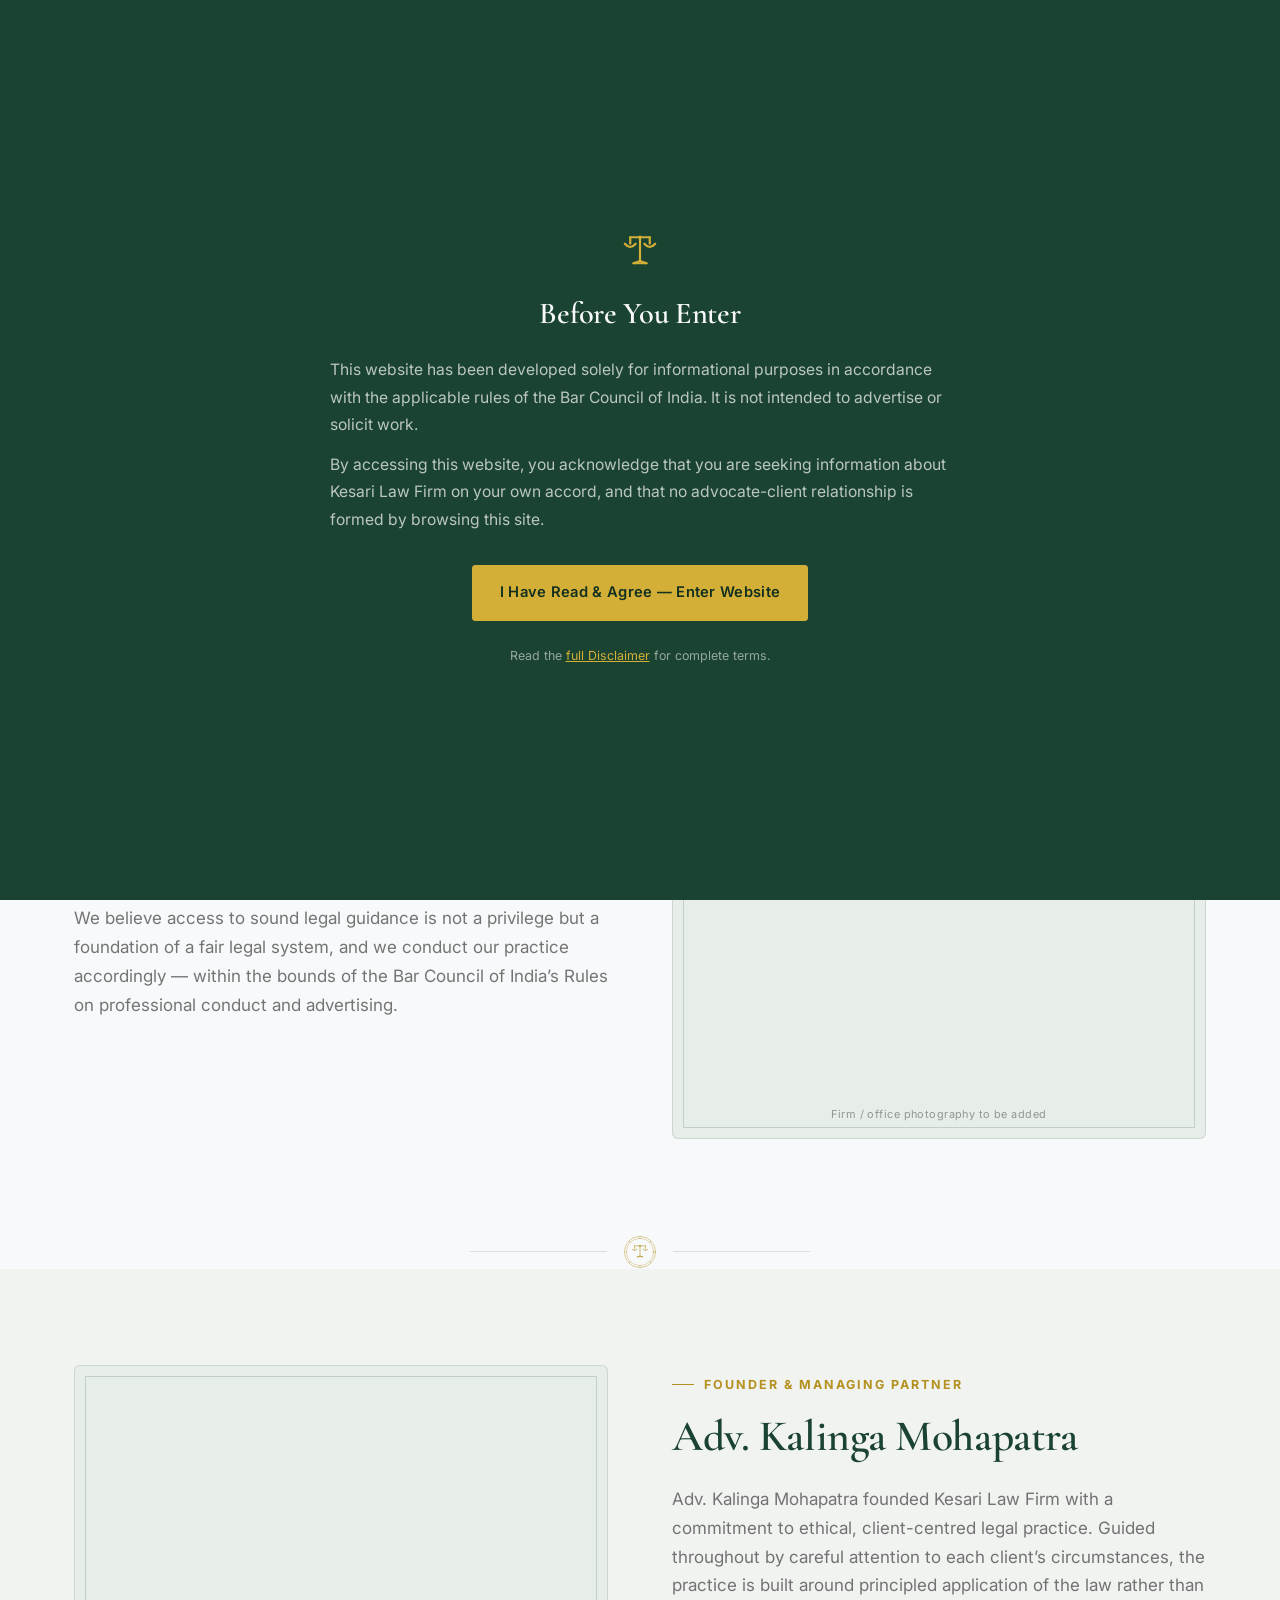
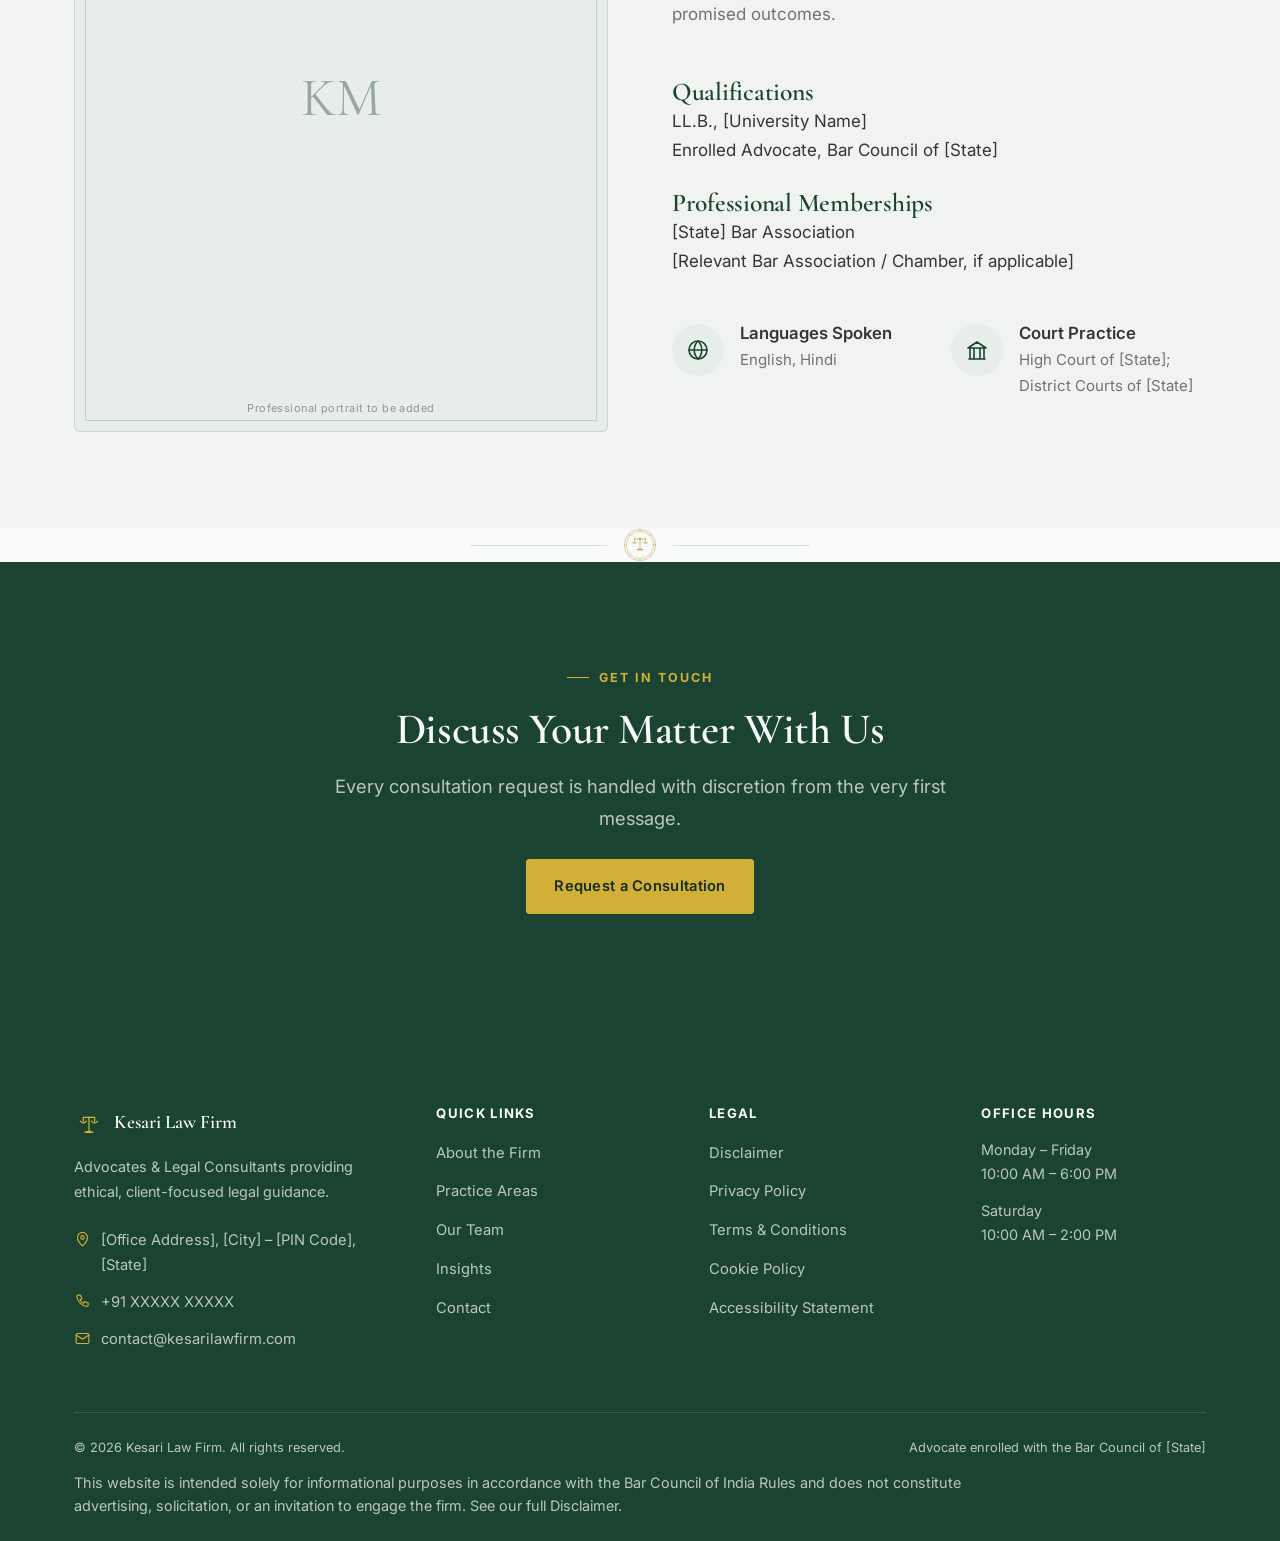
<file: about.html>
<!DOCTYPE html>
<html lang="en">
<head>
<meta charset="UTF-8">
<meta name="viewport" content="width=device-width, initial-scale=1.0">
<title>About Us | Kesari Law Firm — Advocate Profile &amp; Firm Philosophy</title>
<meta name="description" content="Learn about Kesari Law Firm&#39;s approach to ethical, client-focused legal practice, and the background and qualifications of Adv. Kalinga Mohapatra.">
<link rel="canonical" href="https://www.kesarilawfirm.com/about.html">
<meta property="og:type" content="website">
<meta property="og:site_name" content="Kesari Law Firm">
<meta property="og:title" content="About Us | Kesari Law Firm — Advocate Profile &amp; Firm Philosophy">
<meta property="og:description" content="Learn about Kesari Law Firm&#39;s approach to ethical, client-focused legal practice, and the background and qualifications of Adv. Kalinga Mohapatra.">
<meta property="og:url" content="https://www.kesarilawfirm.com/about.html">
<meta property="og:image" content="https://www.kesarilawfirm.com/assets/og-image.jpg">
<meta property="og:locale" content="en_IN">
<meta name="twitter:card" content="summary_large_image">
<meta name="twitter:title" content="About Us | Kesari Law Firm — Advocate Profile &amp; Firm Philosophy">
<meta name="twitter:description" content="Learn about Kesari Law Firm&#39;s approach to ethical, client-focused legal practice, and the background and qualifications of Adv. Kalinga Mohapatra.">
<meta name="twitter:image" content="https://www.kesarilawfirm.com/assets/og-image.jpg">
<script type="application/ld+json">
{
  "@context": "https://schema.org",
  "@type": "LegalService",
  "name": "Kesari Law Firm",
  "url": "https://www.kesarilawfirm.com/",
  "image": "https://www.kesarilawfirm.com/assets/og-image.jpg",
  "telephone": "+91-XXXXXXXXXX",
  "email": "contact@kesarilawfirm.com",
  "address": {
    "@type": "PostalAddress",
    "streetAddress": "[Office Address Line]",
    "addressLocality": "[City]",
    "addressRegion": "[State]",
    "postalCode": "[PIN Code]",
    "addressCountry": "IN"
  },
  "areaServed": "IN",
  "openingHoursSpecification": [
    { "@type": "OpeningHoursSpecification", "dayOfWeek": ["Monday","Tuesday","Wednesday","Thursday","Friday"], "opens": "10:00", "closes": "18:00" },
    { "@type": "OpeningHoursSpecification", "dayOfWeek": ["Saturday"], "opens": "10:00", "closes": "14:00" }
  ],
  "founder": { "@type": "Person", "name": "Kalinga Mohapatra", "jobTitle": "Founder & Managing Partner" }
}
</script>
<script type="application/ld+json">
{
  "@context": "https://schema.org",
  "@type": "Person",
  "name": "Kalinga Mohapatra",
  "honorificPrefix": "Adv.",
  "jobTitle": "Founder & Managing Partner",
  "worksFor": { "@type": "LegalService", "name": "Kesari Law Firm" },
  "knowsLanguage": ["English", "Hindi"],
  "memberOf": { "@type": "Organization", "name": "[State Bar Council / Bar Association]" }
}
</script>
<link rel="icon" type="image/svg+xml" href="favicon.svg">
<link rel="preconnect" href="https://fonts.googleapis.com">
<link rel="preconnect" href="https://fonts.gstatic.com" crossorigin>
<link href="https://fonts.googleapis.com/css2?family=Cormorant+Garamond:ital,wght@0,500;0,600;0,700;1,500&amp;family=Inter:wght@400;500;600;700&amp;display=swap" rel="stylesheet">
<link rel="stylesheet" href="css/styles.css">
</head>
<body>

<a href="#main" class="skip-link">Skip to main content</a>

<input type="checkbox" id="disclaimer-toggle" class="disclaimer-toggle">
<div class="disclaimer-overlay" role="dialog" aria-modal="true" aria-labelledby="disclaimer-title">
  <div class="disclaimer-box">
    <svg class="brand__mark" viewBox="0 0 48 48" fill="none" stroke="currentColor" stroke-width="2" stroke-linecap="round" stroke-linejoin="round" aria-hidden="true">
      <line x1="24" y1="15" x2="24" y2="37"/><circle cx="24" cy="15" r="1.6" fill="currentColor" stroke="none"/>
        <line x1="15" y1="15" x2="33" y2="15"/><line x1="15" y1="15" x2="15" y2="21"/><path d="M10 21 Q15 27 20 21"/>
        <line x1="33" y1="15" x2="33" y2="21"/><path d="M28 21 Q33 27 38 21"/>
        <line x1="18" y1="39" x2="30" y2="39"/><path d="M24 37 L18 39 M24 37 L30 39"/>
    </svg>
    <h2 id="disclaimer-title">Before You Enter</h2>
    <p>This website has been developed solely for informational purposes in accordance with the applicable rules of the Bar Council of India. It is not intended to advertise or solicit work.</p>
    <p>By accessing this website, you acknowledge that you are seeking information about Kesari Law Firm on your own accord, and that no advocate-client relationship is formed by browsing this site.</p>
    <div class="btn-row">
      <label for="disclaimer-toggle" class="btn btn--gold">I Have Read &amp; Agree — Enter Website</label>
    </div>
    <p class="fine">Read the <a href="disclaimer.html">full Disclaimer</a> for complete terms.</p>
  </div>
</div>

<header class="site-header">
  <input type="checkbox" id="nav-toggle" class="nav-toggle-checkbox">
  <nav class="nav" aria-label="Primary">
    <a href="index.html" class="brand">
      <svg class="brand__mark" viewBox="0 0 48 48" fill="none" stroke="currentColor" stroke-width="2" stroke-linecap="round" stroke-linejoin="round" aria-hidden="true">
        <line x1="24" y1="15" x2="24" y2="37"/><circle cx="24" cy="15" r="1.6" fill="currentColor" stroke="none"/>
        <line x1="15" y1="15" x2="33" y2="15"/><line x1="15" y1="15" x2="15" y2="21"/><path d="M10 21 Q15 27 20 21"/>
        <line x1="33" y1="15" x2="33" y2="21"/><path d="M28 21 Q33 27 38 21"/>
        <line x1="18" y1="39" x2="30" y2="39"/><path d="M24 37 L18 39 M24 37 L30 39"/>
      </svg>
      <span>
        <span class="brand__word">Kesari Law Firm</span>
        <span class="brand__tagline">Advocates &amp; Legal Consultants</span>
      </span>
    </a>
    <div class="nav__right">
      <div class="nav__links">
        <a href="index.html">Home</a>
        <a href="about.html" aria-current="page">About</a>
        <a href="practice-areas.html">Practice Areas</a>
        <a href="team.html">Team</a>
        <a href="insights.html">Insights</a>
        <a href="contact.html">Contact</a>
        <a href="contact.html" class="btn btn--outline nav__cta">Request Consultation</a>
      </div>
      <label for="nav-toggle" class="hamburger" aria-label="Toggle menu"><span></span><span></span><span></span></label>
    </div>
  </nav>
  <div class="mobile-nav-panel">
    <div class="mobile-nav-panel__inner">
      <a href="index.html">Home</a>
      <a href="about.html">About</a>
      <a href="practice-areas.html">Practice Areas</a>
      <a href="team.html">Team</a>
      <a href="insights.html">Insights</a>
      <a href="contact.html">Contact</a>
      <a href="contact.html" class="btn btn--gold">Request Consultation</a>
    </div>
  </div>
</header>


<main id="main">

  <div class="page-header">
    <div class="container">
      <p class="eyebrow">About the Firm</p>
      <h1>Counsel Rooted in Integrity</h1>
      <p>Kesari Law Firm was founded on the belief that legal representation should be thorough, ethical, and genuinely responsive to the people it serves.</p>
    </div>
  </div>

  <section class="section">
    <div class="container">
      <div class="grid grid-2" style="align-items:center; gap: var(--sp-7);">
        <div>
          <p class="eyebrow">Our Philosophy</p>
          <h2>Considered advocacy, not volume practice.</h2>
          <p class="mt-4">We take on matters we can give proper attention to, and we handle each one &mdash; regardless of scale &mdash; with the same discretion, diligence, and respect for due process. Our approach favours clear communication over legal jargon, so clients always understand where their matter stands.</p>
          <p>We believe access to sound legal guidance is not a privilege but a foundation of a fair legal system, and we conduct our practice accordingly &mdash; within the bounds of the Bar Council of India&rsquo;s Rules on professional conduct and advertising.</p>
        </div>
        <div class="portrait-frame" aria-hidden="true">
          <span class="monogram">KLF</span>
          <span class="caption">Firm / office photography to be added</span>
        </div>
      </div>
    </div>
  </section>

  <div class="seal-divider"><span class="line"></span>
    <svg class="mark" viewBox="0 0 100 100" fill="none" stroke="currentColor" stroke-linecap="round" stroke-linejoin="round" aria-hidden="true">
      <circle cx="50" cy="50" r="46" stroke-width="1.25"/><circle cx="50" cy="50" r="40" stroke-width="1"/>
      <g stroke-width="1.25"><line x1="90" y1="50" x2="94" y2="50"/><line x1="78.28" y1="78.28" x2="81.11" y2="81.11"/><line x1="50" y1="90" x2="50" y2="94"/><line x1="21.72" y1="78.28" x2="18.89" y2="81.11"/><line x1="10" y1="50" x2="6" y2="50"/><line x1="21.72" y1="21.72" x2="18.89" y2="18.89"/><line x1="50" y1="10" x2="50" y2="6"/><line x1="78.28" y1="21.72" x2="81.11" y2="18.89"/></g>
      <g stroke-width="1.75"><line x1="50" y1="32" x2="50" y2="62"/><circle cx="50" cy="32" r="2.3" fill="currentColor" stroke="none"/><line x1="34" y1="32" x2="66" y2="32"/><line x1="34" y1="32" x2="34" y2="42"/><path d="M27 42 Q34 50 41 42"/><line x1="66" y1="32" x2="66" y2="42"/><path d="M59 42 Q66 50 73 42"/><line x1="42" y1="64" x2="58" y2="64"/><path d="M50 62 L42 64 M50 62 L58 64"/></g>
    </svg>
  <span class="line"></span></div>

  <section class="section section--alt">
    <div class="container">
      <div class="grid grid-2" style="gap: var(--sp-7); align-items:flex-start;">
        <div class="portrait-frame" aria-hidden="true">
          <span class="monogram">KM</span>
          <span class="caption">Professional portrait to be added</span>
        </div>
        <div>
          <p class="eyebrow">Founder &amp; Managing Partner</p>
          <h2>Adv. Kalinga Mohapatra</h2>
          <p class="mt-4">Adv. Kalinga Mohapatra founded Kesari Law Firm with a commitment to ethical, client-centred legal practice. Guided throughout by careful attention to each client&rsquo;s circumstances, the practice is built around principled application of the law rather than promised outcomes.</p>

          <h3 class="mt-6">Qualifications</h3>
          <ul class="policy-content" style="max-width:none;">
            <li>LL.B., [University Name]</li>
            <li>Enrolled Advocate, Bar Council of [State]</li>
          </ul>

          <h3 class="mt-4">Professional Memberships</h3>
          <ul class="policy-content" style="max-width:none;">
            <li>[State] Bar Association</li>
            <li>[Relevant Bar Association / Chamber, if applicable]</li>
          </ul>

          <div class="grid grid-2 mt-6" style="gap: var(--sp-4);">
            <div class="info-row" style="margin-bottom:0;">
              <span class="icon-badge"><svg viewBox="0 0 24 24" fill="none" stroke="currentColor" stroke-width="1.6" stroke-linecap="round" stroke-linejoin="round" aria-hidden="true"><circle cx="12" cy="12" r="9"/><path d="M3 12h18M12 3c2.5 2.5 3.8 5.7 3.8 9s-1.3 6.5-3.8 9c-2.5-2.5-3.8-5.7-3.8-9S9.5 5.5 12 3z"/></svg></span>
              <div><h4>Languages Spoken</h4><p>English, Hindi</p></div>
            </div>
            <div class="info-row" style="margin-bottom:0;">
              <span class="icon-badge"><svg viewBox="0 0 24 24" fill="none" stroke="currentColor" stroke-width="1.6" stroke-linecap="round" stroke-linejoin="round" aria-hidden="true"><path d="M4 21h16M5 21V10M9 21V10M15 21V10M19 21V10M3 10l9-6 9 6M4 10h16"/></svg></span>
              <div><h4>Court Practice</h4><p>High Court of [State]; District Courts of [State]</p></div>
            </div>
          </div>
        </div>
      </div>
    </div>
  </section>

  <div class="seal-divider"><span class="line"></span>
    <svg class="mark" viewBox="0 0 100 100" fill="none" stroke="currentColor" stroke-linecap="round" stroke-linejoin="round" aria-hidden="true">
      <circle cx="50" cy="50" r="46" stroke-width="1.25"/><circle cx="50" cy="50" r="40" stroke-width="1"/>
      <g stroke-width="1.25"><line x1="90" y1="50" x2="94" y2="50"/><line x1="78.28" y1="78.28" x2="81.11" y2="81.11"/><line x1="50" y1="90" x2="50" y2="94"/><line x1="21.72" y1="78.28" x2="18.89" y2="81.11"/><line x1="10" y1="50" x2="6" y2="50"/><line x1="21.72" y1="21.72" x2="18.89" y2="18.89"/><line x1="50" y1="10" x2="50" y2="6"/><line x1="78.28" y1="21.72" x2="81.11" y2="18.89"/></g>
      <g stroke-width="1.75"><line x1="50" y1="32" x2="50" y2="62"/><circle cx="50" cy="32" r="2.3" fill="currentColor" stroke="none"/><line x1="34" y1="32" x2="66" y2="32"/><line x1="34" y1="32" x2="34" y2="42"/><path d="M27 42 Q34 50 41 42"/><line x1="66" y1="32" x2="66" y2="42"/><path d="M59 42 Q66 50 73 42"/><line x1="42" y1="64" x2="58" y2="64"/><path d="M50 62 L42 64 M50 62 L58 64"/></g>
    </svg>
  <span class="line"></span></div>

  <section class="section cta-band section--primary">
    <div class="container">
      <p class="eyebrow" style="justify-content:center;">Get in Touch</p>
      <h2>Discuss Your Matter With Us</h2>
      <p class="lede" style="margin:0 auto;">Every consultation request is handled with discretion from the very first message.</p>
      <div class="btn-row"><a href="contact.html" class="btn btn--gold">Request a Consultation</a></div>
    </div>
  </section>

</main>

<footer class="site-footer">
  <div class="container">
    <div class="footer__top">
      <div>
        <div class="footer__brand">
          <svg viewBox="0 0 48 48" fill="none" stroke="currentColor" stroke-width="2" stroke-linecap="round" stroke-linejoin="round" aria-hidden="true">
            <line x1="24" y1="15" x2="24" y2="37"/><circle cx="24" cy="15" r="1.6" fill="currentColor" stroke="none"/>
        <line x1="15" y1="15" x2="33" y2="15"/><line x1="15" y1="15" x2="15" y2="21"/><path d="M10 21 Q15 27 20 21"/>
        <line x1="33" y1="15" x2="33" y2="21"/><path d="M28 21 Q33 27 38 21"/>
        <line x1="18" y1="39" x2="30" y2="39"/><path d="M24 37 L18 39 M24 37 L30 39"/>
          </svg>
          <span>Kesari Law Firm</span>
        </div>
        <p>Advocates &amp; Legal Consultants providing ethical, client-focused legal guidance.</p>
        <div class="mt-4">
          <div class="footer__contact-item">
            <svg viewBox="0 0 24 24" fill="none" stroke="currentColor" stroke-width="1.6" stroke-linecap="round" stroke-linejoin="round" aria-hidden="true"><path d="M12 21s7-6.5 7-12a7 7 0 0 0-14 0c0 5.5 7 12 7 12z"/><circle cx="12" cy="9" r="2.4"/></svg>
            <span>[Office Address], [City] – [PIN Code], [State]</span>
          </div>
          <div class="footer__contact-item">
            <svg viewBox="0 0 24 24" fill="none" stroke="currentColor" stroke-width="1.6" stroke-linecap="round" stroke-linejoin="round" aria-hidden="true"><path d="M6 3h3l2 5-2.5 1.5a11 11 0 0 0 5 5L15 12l5 2v3a2 2 0 0 1-2 2A16 16 0 0 1 4 5a2 2 0 0 1 2-2z"/></svg>
            <span><a href="tel:+91XXXXXXXXXX">+91 XXXXX XXXXX</a></span>
          </div>
          <div class="footer__contact-item">
            <svg viewBox="0 0 24 24" fill="none" stroke="currentColor" stroke-width="1.6" stroke-linecap="round" stroke-linejoin="round" aria-hidden="true"><rect x="3" y="5" width="18" height="14" rx="2"/><path d="M3 7l9 6 9-6"/></svg>
            <span><a href="mailto:contact@kesarilawfirm.com">contact@kesarilawfirm.com</a></span>
          </div>
        </div>
      </div>
      <div class="footer__col">
        <h4>Quick Links</h4>
        <ul>
          <li><a href="about.html">About the Firm</a></li>
          <li><a href="practice-areas.html">Practice Areas</a></li>
          <li><a href="team.html">Our Team</a></li>
          <li><a href="insights.html">Insights</a></li>
          <li><a href="contact.html">Contact</a></li>
        </ul>
      </div>
      <div class="footer__col">
        <h4>Legal</h4>
        <ul>
          <li><a href="disclaimer.html">Disclaimer</a></li>
          <li><a href="privacy-policy.html">Privacy Policy</a></li>
          <li><a href="terms-conditions.html">Terms &amp; Conditions</a></li>
          <li><a href="cookie-policy.html">Cookie Policy</a></li>
          <li><a href="accessibility-statement.html">Accessibility Statement</a></li>
        </ul>
      </div>
      <div class="footer__col">
        <h4>Office Hours</h4>
        <p>Monday – Friday<br>10:00 AM – 6:00 PM</p>
        <p class="mt-2">Saturday<br>10:00 AM – 2:00 PM</p>
      </div>
    </div>
    <div class="footer__bottom">
      <span>© <span data-year>2026</span> Kesari Law Firm. All rights reserved.</span>
      <span>Advocate enrolled with the Bar Council of [State]</span>
    </div>
    <p class="footer__disclaimer-line">This website is intended solely for informational purposes in accordance with the Bar Council of India Rules and does not constitute advertising, solicitation, or an invitation to engage the firm. See our full <a href="disclaimer.html">Disclaimer</a>.</p>
  </div>
</footer>


<script src="js/main.js"></script>

</body>
</html>
</file>
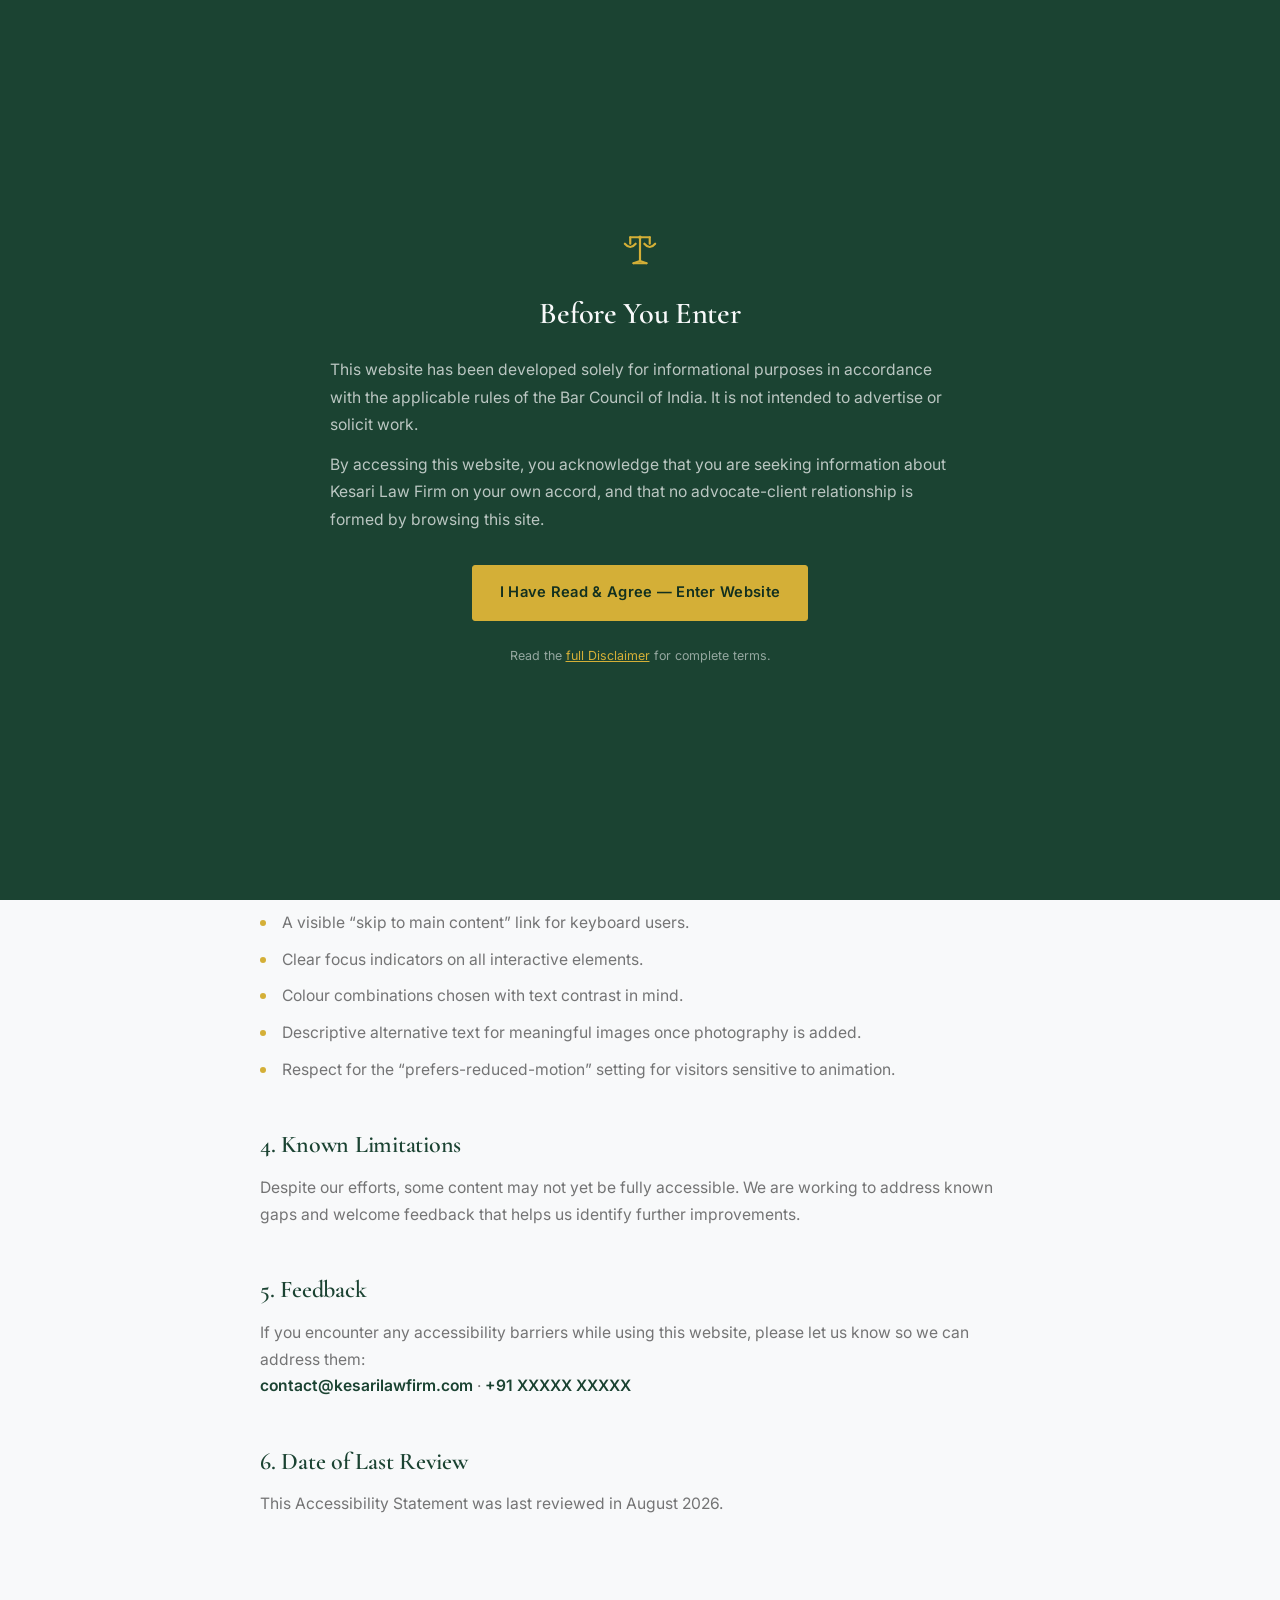
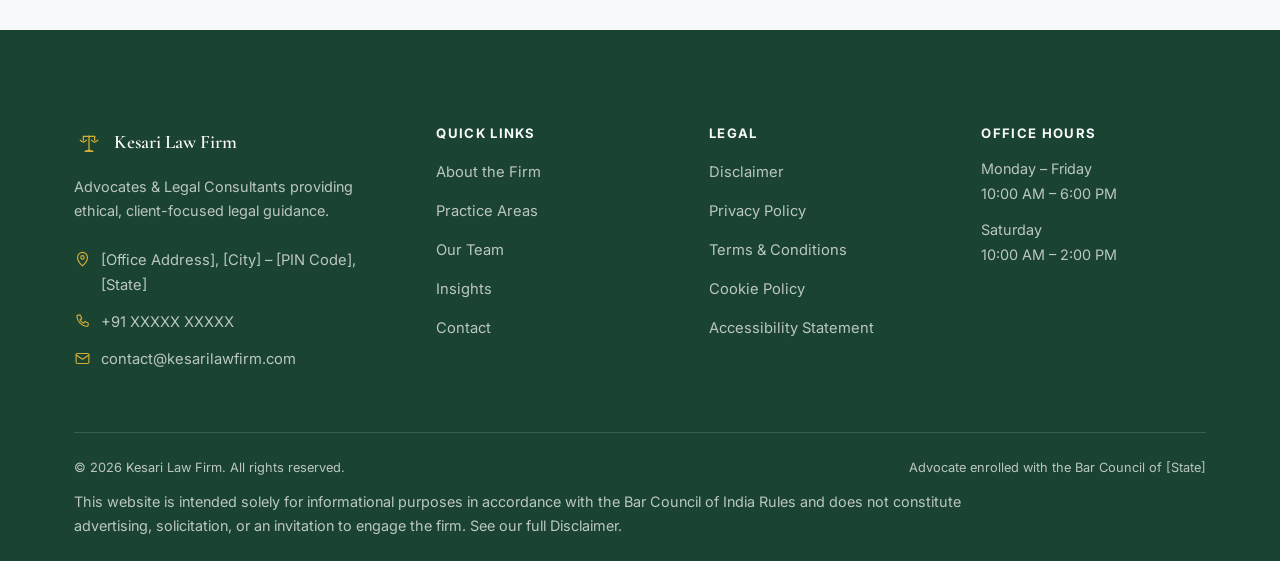
<file: accessibility-statement.html>
<!DOCTYPE html>
<html lang="en">
<head>
<meta charset="UTF-8">
<meta name="viewport" content="width=device-width, initial-scale=1.0">
<title>Accessibility Statement | Kesari Law Firm</title>
<meta name="description" content="Learn about Kesari Law Firm&#39;s commitment to web accessibility and how to share feedback.">
<link rel="canonical" href="https://www.kesarilawfirm.com/accessibility-statement.html">
<meta property="og:type" content="website">
<meta property="og:site_name" content="Kesari Law Firm">
<meta property="og:title" content="Accessibility Statement | Kesari Law Firm">
<meta property="og:description" content="Learn about Kesari Law Firm&#39;s commitment to web accessibility and how to share feedback.">
<meta property="og:url" content="https://www.kesarilawfirm.com/accessibility-statement.html">
<meta property="og:image" content="https://www.kesarilawfirm.com/assets/og-image.jpg">
<meta property="og:locale" content="en_IN">
<meta name="twitter:card" content="summary_large_image">
<meta name="twitter:title" content="Accessibility Statement | Kesari Law Firm">
<meta name="twitter:description" content="Learn about Kesari Law Firm&#39;s commitment to web accessibility and how to share feedback.">
<meta name="twitter:image" content="https://www.kesarilawfirm.com/assets/og-image.jpg">
<script type="application/ld+json">
{
  "@context": "https://schema.org",
  "@type": "LegalService",
  "name": "Kesari Law Firm",
  "url": "https://www.kesarilawfirm.com/",
  "image": "https://www.kesarilawfirm.com/assets/og-image.jpg",
  "telephone": "+91-XXXXXXXXXX",
  "email": "contact@kesarilawfirm.com",
  "address": {
    "@type": "PostalAddress",
    "streetAddress": "[Office Address Line]",
    "addressLocality": "[City]",
    "addressRegion": "[State]",
    "postalCode": "[PIN Code]",
    "addressCountry": "IN"
  },
  "areaServed": "IN",
  "openingHoursSpecification": [
    { "@type": "OpeningHoursSpecification", "dayOfWeek": ["Monday","Tuesday","Wednesday","Thursday","Friday"], "opens": "10:00", "closes": "18:00" },
    { "@type": "OpeningHoursSpecification", "dayOfWeek": ["Saturday"], "opens": "10:00", "closes": "14:00" }
  ],
  "founder": { "@type": "Person", "name": "Kalinga Mohapatra", "jobTitle": "Founder & Managing Partner" }
}
</script>
<link rel="icon" type="image/svg+xml" href="favicon.svg">
<link rel="preconnect" href="https://fonts.googleapis.com">
<link rel="preconnect" href="https://fonts.gstatic.com" crossorigin>
<link href="https://fonts.googleapis.com/css2?family=Cormorant+Garamond:ital,wght@0,500;0,600;0,700;1,500&amp;family=Inter:wght@400;500;600;700&amp;display=swap" rel="stylesheet">
<link rel="stylesheet" href="css/styles.css">
</head>
<body>

<a href="#main" class="skip-link">Skip to main content</a>

<input type="checkbox" id="disclaimer-toggle" class="disclaimer-toggle">
<div class="disclaimer-overlay" role="dialog" aria-modal="true" aria-labelledby="disclaimer-title">
  <div class="disclaimer-box">
    <svg class="brand__mark" viewBox="0 0 48 48" fill="none" stroke="currentColor" stroke-width="2" stroke-linecap="round" stroke-linejoin="round" aria-hidden="true">
      <line x1="24" y1="15" x2="24" y2="37"/><circle cx="24" cy="15" r="1.6" fill="currentColor" stroke="none"/>
        <line x1="15" y1="15" x2="33" y2="15"/><line x1="15" y1="15" x2="15" y2="21"/><path d="M10 21 Q15 27 20 21"/>
        <line x1="33" y1="15" x2="33" y2="21"/><path d="M28 21 Q33 27 38 21"/>
        <line x1="18" y1="39" x2="30" y2="39"/><path d="M24 37 L18 39 M24 37 L30 39"/>
    </svg>
    <h2 id="disclaimer-title">Before You Enter</h2>
    <p>This website has been developed solely for informational purposes in accordance with the applicable rules of the Bar Council of India. It is not intended to advertise or solicit work.</p>
    <p>By accessing this website, you acknowledge that you are seeking information about Kesari Law Firm on your own accord, and that no advocate-client relationship is formed by browsing this site.</p>
    <div class="btn-row">
      <label for="disclaimer-toggle" class="btn btn--gold">I Have Read &amp; Agree — Enter Website</label>
    </div>
    <p class="fine">Read the <a href="disclaimer.html">full Disclaimer</a> for complete terms.</p>
  </div>
</div>

<header class="site-header">
  <input type="checkbox" id="nav-toggle" class="nav-toggle-checkbox">
  <nav class="nav" aria-label="Primary">
    <a href="index.html" class="brand">
      <svg class="brand__mark" viewBox="0 0 48 48" fill="none" stroke="currentColor" stroke-width="2" stroke-linecap="round" stroke-linejoin="round" aria-hidden="true">
        <line x1="24" y1="15" x2="24" y2="37"/><circle cx="24" cy="15" r="1.6" fill="currentColor" stroke="none"/>
        <line x1="15" y1="15" x2="33" y2="15"/><line x1="15" y1="15" x2="15" y2="21"/><path d="M10 21 Q15 27 20 21"/>
        <line x1="33" y1="15" x2="33" y2="21"/><path d="M28 21 Q33 27 38 21"/>
        <line x1="18" y1="39" x2="30" y2="39"/><path d="M24 37 L18 39 M24 37 L30 39"/>
      </svg>
      <span>
        <span class="brand__word">Kesari Law Firm</span>
        <span class="brand__tagline">Advocates &amp; Legal Consultants</span>
      </span>
    </a>
    <div class="nav__right">
      <div class="nav__links">
        <a href="index.html">Home</a>
        <a href="about.html">About</a>
        <a href="practice-areas.html">Practice Areas</a>
        <a href="team.html">Team</a>
        <a href="insights.html">Insights</a>
        <a href="contact.html">Contact</a>
        <a href="contact.html" class="btn btn--outline nav__cta">Request Consultation</a>
      </div>
      <label for="nav-toggle" class="hamburger" aria-label="Toggle menu"><span></span><span></span><span></span></label>
    </div>
  </nav>
  <div class="mobile-nav-panel">
    <div class="mobile-nav-panel__inner">
      <a href="index.html">Home</a>
      <a href="about.html">About</a>
      <a href="practice-areas.html">Practice Areas</a>
      <a href="team.html">Team</a>
      <a href="insights.html">Insights</a>
      <a href="contact.html">Contact</a>
      <a href="contact.html" class="btn btn--gold">Request Consultation</a>
    </div>
  </div>
</header>


<main id="main">

  <div class="page-header">
    <div class="container">
      <p class="eyebrow">Legal</p>
      <h1>Accessibility Statement</h1>
      <p>Our commitment to making this website usable for everyone.</p>
    </div>
  </div>
  <section class="section">
    <div class="container">
      <div class="policy-content">
        <p class="updated">Last updated: August 2026</p>

        <h2>1. Our Commitment</h2>
        <p>Kesari Law Firm is committed to ensuring this website is accessible to the widest possible audience, including people with disabilities, in keeping with our broader commitment to access to justice.</p>

        <h2>2. Standards We Aim to Follow</h2>
        <p>We aim for this website to conform to the Web Content Accessibility Guidelines (WCAG) 2.1, Level AA, published by the World Wide Web Consortium (W3C). This is an ongoing effort rather than a one-time achievement.</p>

        <h2>3. Measures We Have Taken</h2>
        <ul>
          <li>Semantic HTML structure to support screen readers and assistive technology.</li>
          <li>A visible &ldquo;skip to main content&rdquo; link for keyboard users.</li>
          <li>Clear focus indicators on all interactive elements.</li>
          <li>Colour combinations chosen with text contrast in mind.</li>
          <li>Descriptive alternative text for meaningful images once photography is added.</li>
          <li>Respect for the &ldquo;prefers-reduced-motion&rdquo; setting for visitors sensitive to animation.</li>
        </ul>

        <h2>4. Known Limitations</h2>
        <p>Despite our efforts, some content may not yet be fully accessible. We are working to address known gaps and welcome feedback that helps us identify further improvements.</p>

        <h2>5. Feedback</h2>
        <p>If you encounter any accessibility barriers while using this website, please let us know so we can address them:<br>
        <a class="link" href="mailto:contact@kesarilawfirm.com">contact@kesarilawfirm.com</a> &middot; <a class="link" href="tel:+91XXXXXXXXXX">+91 XXXXX XXXXX</a></p>

        <h2>6. Date of Last Review</h2>
        <p>This Accessibility Statement was last reviewed in August 2026.</p>

      </div>
    </div>
  </section>

</main>

<footer class="site-footer">
  <div class="container">
    <div class="footer__top">
      <div>
        <div class="footer__brand">
          <svg viewBox="0 0 48 48" fill="none" stroke="currentColor" stroke-width="2" stroke-linecap="round" stroke-linejoin="round" aria-hidden="true">
            <line x1="24" y1="15" x2="24" y2="37"/><circle cx="24" cy="15" r="1.6" fill="currentColor" stroke="none"/>
        <line x1="15" y1="15" x2="33" y2="15"/><line x1="15" y1="15" x2="15" y2="21"/><path d="M10 21 Q15 27 20 21"/>
        <line x1="33" y1="15" x2="33" y2="21"/><path d="M28 21 Q33 27 38 21"/>
        <line x1="18" y1="39" x2="30" y2="39"/><path d="M24 37 L18 39 M24 37 L30 39"/>
          </svg>
          <span>Kesari Law Firm</span>
        </div>
        <p>Advocates &amp; Legal Consultants providing ethical, client-focused legal guidance.</p>
        <div class="mt-4">
          <div class="footer__contact-item">
            <svg viewBox="0 0 24 24" fill="none" stroke="currentColor" stroke-width="1.6" stroke-linecap="round" stroke-linejoin="round" aria-hidden="true"><path d="M12 21s7-6.5 7-12a7 7 0 0 0-14 0c0 5.5 7 12 7 12z"/><circle cx="12" cy="9" r="2.4"/></svg>
            <span>[Office Address], [City] – [PIN Code], [State]</span>
          </div>
          <div class="footer__contact-item">
            <svg viewBox="0 0 24 24" fill="none" stroke="currentColor" stroke-width="1.6" stroke-linecap="round" stroke-linejoin="round" aria-hidden="true"><path d="M6 3h3l2 5-2.5 1.5a11 11 0 0 0 5 5L15 12l5 2v3a2 2 0 0 1-2 2A16 16 0 0 1 4 5a2 2 0 0 1 2-2z"/></svg>
            <span><a href="tel:+91XXXXXXXXXX">+91 XXXXX XXXXX</a></span>
          </div>
          <div class="footer__contact-item">
            <svg viewBox="0 0 24 24" fill="none" stroke="currentColor" stroke-width="1.6" stroke-linecap="round" stroke-linejoin="round" aria-hidden="true"><rect x="3" y="5" width="18" height="14" rx="2"/><path d="M3 7l9 6 9-6"/></svg>
            <span><a href="mailto:contact@kesarilawfirm.com">contact@kesarilawfirm.com</a></span>
          </div>
        </div>
      </div>
      <div class="footer__col">
        <h4>Quick Links</h4>
        <ul>
          <li><a href="about.html">About the Firm</a></li>
          <li><a href="practice-areas.html">Practice Areas</a></li>
          <li><a href="team.html">Our Team</a></li>
          <li><a href="insights.html">Insights</a></li>
          <li><a href="contact.html">Contact</a></li>
        </ul>
      </div>
      <div class="footer__col">
        <h4>Legal</h4>
        <ul>
          <li><a href="disclaimer.html">Disclaimer</a></li>
          <li><a href="privacy-policy.html">Privacy Policy</a></li>
          <li><a href="terms-conditions.html">Terms &amp; Conditions</a></li>
          <li><a href="cookie-policy.html">Cookie Policy</a></li>
          <li><a href="accessibility-statement.html">Accessibility Statement</a></li>
        </ul>
      </div>
      <div class="footer__col">
        <h4>Office Hours</h4>
        <p>Monday – Friday<br>10:00 AM – 6:00 PM</p>
        <p class="mt-2">Saturday<br>10:00 AM – 2:00 PM</p>
      </div>
    </div>
    <div class="footer__bottom">
      <span>© <span data-year>2026</span> Kesari Law Firm. All rights reserved.</span>
      <span>Advocate enrolled with the Bar Council of [State]</span>
    </div>
    <p class="footer__disclaimer-line">This website is intended solely for informational purposes in accordance with the Bar Council of India Rules and does not constitute advertising, solicitation, or an invitation to engage the firm. See our full <a href="disclaimer.html">Disclaimer</a>.</p>
  </div>
</footer>


<script src="js/main.js"></script>

</body>
</html>
</file>
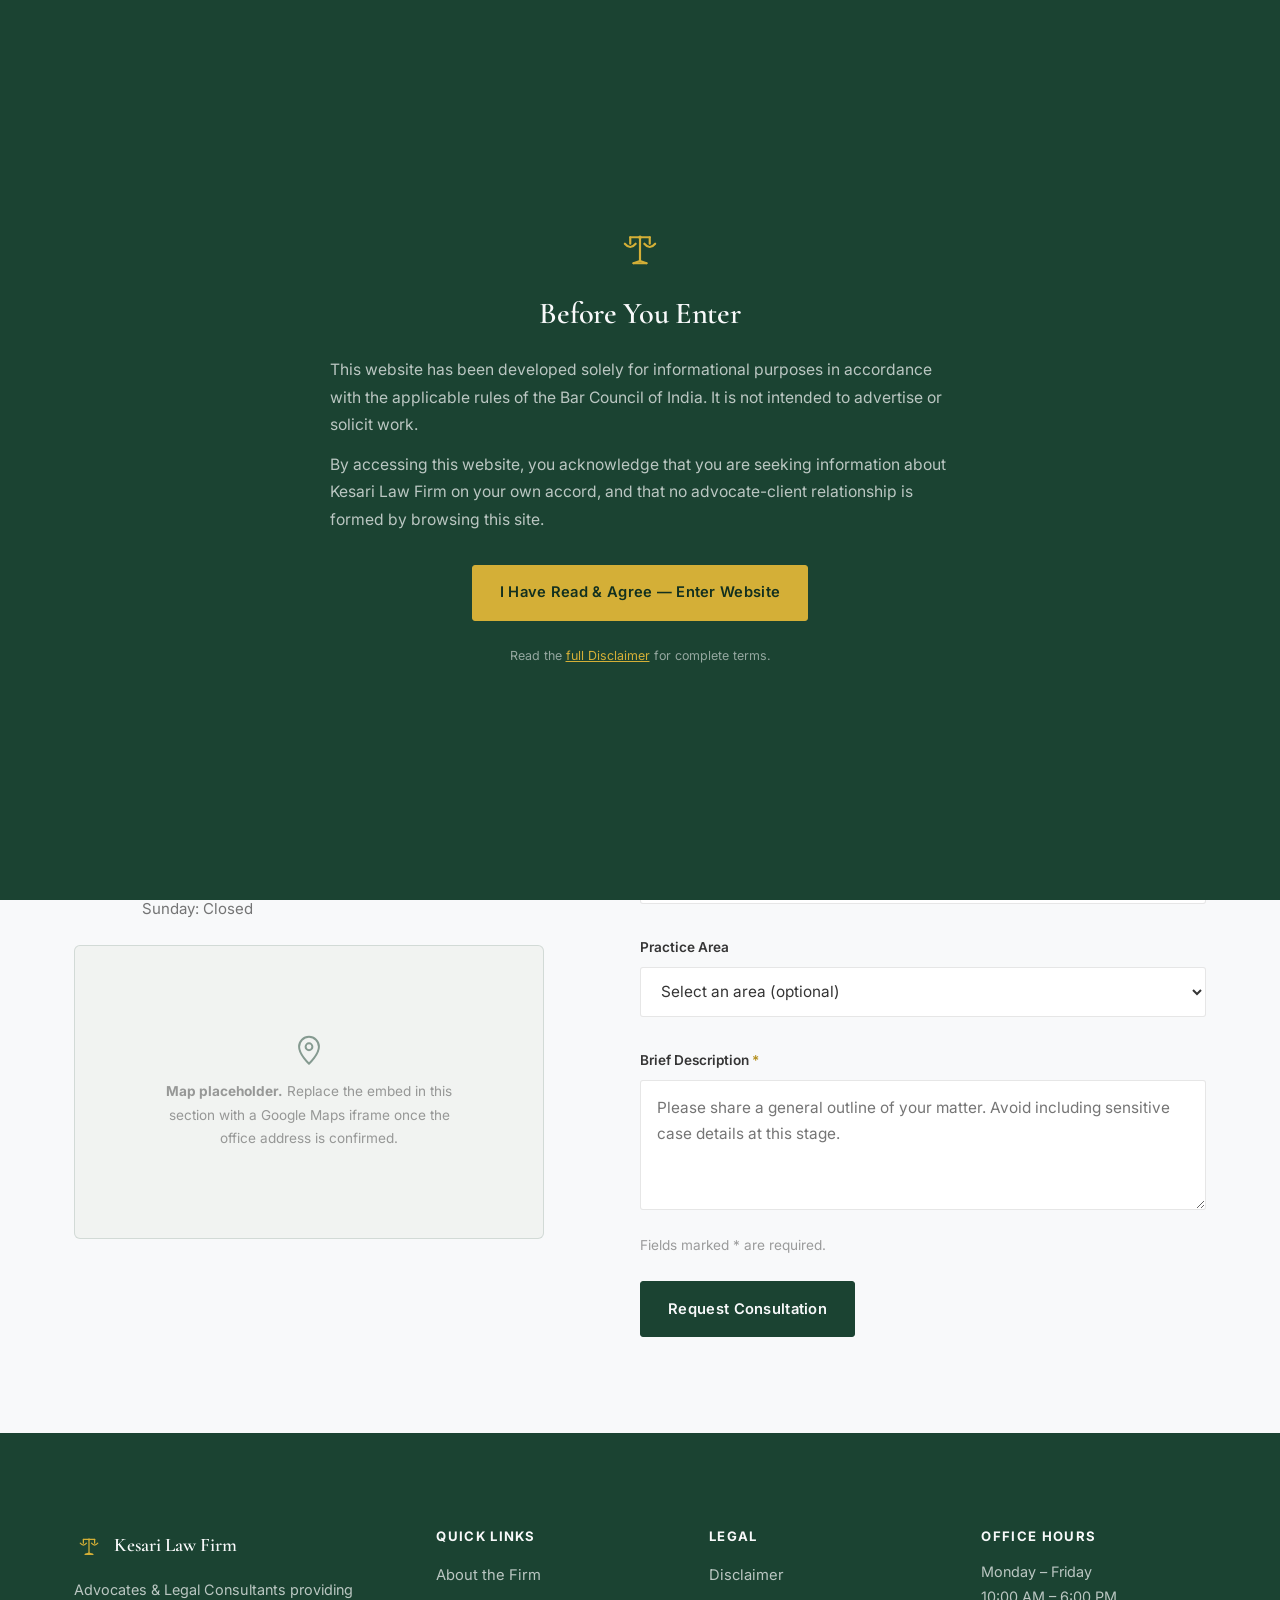
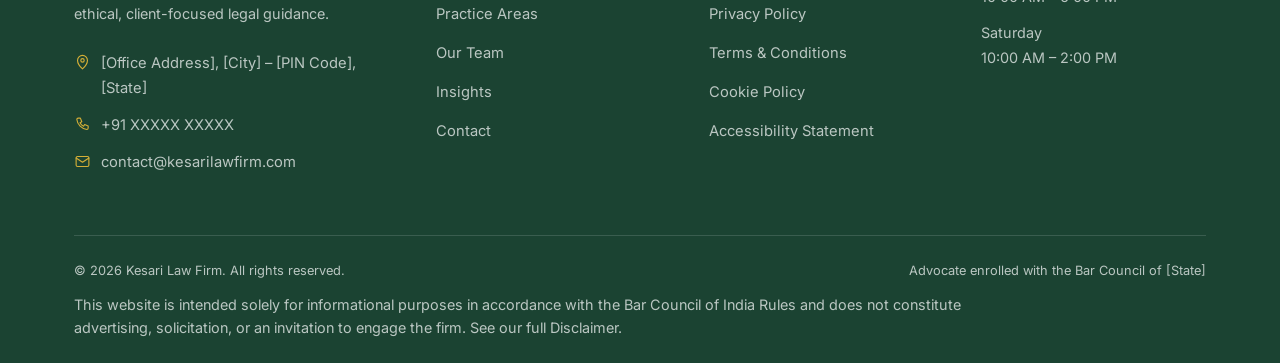
<file: contact.html>
<!DOCTYPE html>
<html lang="en">
<head>
<meta charset="UTF-8">
<meta name="viewport" content="width=device-width, initial-scale=1.0">
<title>Contact &amp; Consultation | Kesari Law Firm</title>
<meta name="description" content="Get in touch with Kesari Law Firm to request a confidential legal consultation. Find our office address, phone, email, and office hours.">
<link rel="canonical" href="https://www.kesarilawfirm.com/contact.html">
<meta property="og:type" content="website">
<meta property="og:site_name" content="Kesari Law Firm">
<meta property="og:title" content="Contact &amp; Consultation | Kesari Law Firm">
<meta property="og:description" content="Get in touch with Kesari Law Firm to request a confidential legal consultation. Find our office address, phone, email, and office hours.">
<meta property="og:url" content="https://www.kesarilawfirm.com/contact.html">
<meta property="og:image" content="https://www.kesarilawfirm.com/assets/og-image.jpg">
<meta property="og:locale" content="en_IN">
<meta name="twitter:card" content="summary_large_image">
<meta name="twitter:title" content="Contact &amp; Consultation | Kesari Law Firm">
<meta name="twitter:description" content="Get in touch with Kesari Law Firm to request a confidential legal consultation. Find our office address, phone, email, and office hours.">
<meta name="twitter:image" content="https://www.kesarilawfirm.com/assets/og-image.jpg">
<script type="application/ld+json">
{
  "@context": "https://schema.org",
  "@type": "LegalService",
  "name": "Kesari Law Firm",
  "url": "https://www.kesarilawfirm.com/",
  "image": "https://www.kesarilawfirm.com/assets/og-image.jpg",
  "telephone": "+91-XXXXXXXXXX",
  "email": "contact@kesarilawfirm.com",
  "address": {
    "@type": "PostalAddress",
    "streetAddress": "[Office Address Line]",
    "addressLocality": "[City]",
    "addressRegion": "[State]",
    "postalCode": "[PIN Code]",
    "addressCountry": "IN"
  },
  "areaServed": "IN",
  "openingHoursSpecification": [
    { "@type": "OpeningHoursSpecification", "dayOfWeek": ["Monday","Tuesday","Wednesday","Thursday","Friday"], "opens": "10:00", "closes": "18:00" },
    { "@type": "OpeningHoursSpecification", "dayOfWeek": ["Saturday"], "opens": "10:00", "closes": "14:00" }
  ],
  "founder": { "@type": "Person", "name": "Kalinga Mohapatra", "jobTitle": "Founder & Managing Partner" }
}
</script>
<link rel="icon" type="image/svg+xml" href="favicon.svg">
<link rel="preconnect" href="https://fonts.googleapis.com">
<link rel="preconnect" href="https://fonts.gstatic.com" crossorigin>
<link href="https://fonts.googleapis.com/css2?family=Cormorant+Garamond:ital,wght@0,500;0,600;0,700;1,500&amp;family=Inter:wght@400;500;600;700&amp;display=swap" rel="stylesheet">
<link rel="stylesheet" href="css/styles.css">
</head>
<body>

<a href="#main" class="skip-link">Skip to main content</a>

<input type="checkbox" id="disclaimer-toggle" class="disclaimer-toggle">
<div class="disclaimer-overlay" role="dialog" aria-modal="true" aria-labelledby="disclaimer-title">
  <div class="disclaimer-box">
    <svg class="brand__mark" viewBox="0 0 48 48" fill="none" stroke="currentColor" stroke-width="2" stroke-linecap="round" stroke-linejoin="round" aria-hidden="true">
      <line x1="24" y1="15" x2="24" y2="37"/><circle cx="24" cy="15" r="1.6" fill="currentColor" stroke="none"/>
        <line x1="15" y1="15" x2="33" y2="15"/><line x1="15" y1="15" x2="15" y2="21"/><path d="M10 21 Q15 27 20 21"/>
        <line x1="33" y1="15" x2="33" y2="21"/><path d="M28 21 Q33 27 38 21"/>
        <line x1="18" y1="39" x2="30" y2="39"/><path d="M24 37 L18 39 M24 37 L30 39"/>
    </svg>
    <h2 id="disclaimer-title">Before You Enter</h2>
    <p>This website has been developed solely for informational purposes in accordance with the applicable rules of the Bar Council of India. It is not intended to advertise or solicit work.</p>
    <p>By accessing this website, you acknowledge that you are seeking information about Kesari Law Firm on your own accord, and that no advocate-client relationship is formed by browsing this site.</p>
    <div class="btn-row">
      <label for="disclaimer-toggle" class="btn btn--gold">I Have Read &amp; Agree — Enter Website</label>
    </div>
    <p class="fine">Read the <a href="disclaimer.html">full Disclaimer</a> for complete terms.</p>
  </div>
</div>

<header class="site-header">
  <input type="checkbox" id="nav-toggle" class="nav-toggle-checkbox">
  <nav class="nav" aria-label="Primary">
    <a href="index.html" class="brand">
      <svg class="brand__mark" viewBox="0 0 48 48" fill="none" stroke="currentColor" stroke-width="2" stroke-linecap="round" stroke-linejoin="round" aria-hidden="true">
        <line x1="24" y1="15" x2="24" y2="37"/><circle cx="24" cy="15" r="1.6" fill="currentColor" stroke="none"/>
        <line x1="15" y1="15" x2="33" y2="15"/><line x1="15" y1="15" x2="15" y2="21"/><path d="M10 21 Q15 27 20 21"/>
        <line x1="33" y1="15" x2="33" y2="21"/><path d="M28 21 Q33 27 38 21"/>
        <line x1="18" y1="39" x2="30" y2="39"/><path d="M24 37 L18 39 M24 37 L30 39"/>
      </svg>
      <span>
        <span class="brand__word">Kesari Law Firm</span>
        <span class="brand__tagline">Advocates &amp; Legal Consultants</span>
      </span>
    </a>
    <div class="nav__right">
      <div class="nav__links">
        <a href="index.html">Home</a>
        <a href="about.html">About</a>
        <a href="practice-areas.html">Practice Areas</a>
        <a href="team.html">Team</a>
        <a href="insights.html">Insights</a>
        <a href="contact.html" aria-current="page">Contact</a>
        <a href="contact.html" class="btn btn--outline nav__cta">Request Consultation</a>
      </div>
      <label for="nav-toggle" class="hamburger" aria-label="Toggle menu"><span></span><span></span><span></span></label>
    </div>
  </nav>
  <div class="mobile-nav-panel">
    <div class="mobile-nav-panel__inner">
      <a href="index.html">Home</a>
      <a href="about.html">About</a>
      <a href="practice-areas.html">Practice Areas</a>
      <a href="team.html">Team</a>
      <a href="insights.html">Insights</a>
      <a href="contact.html">Contact</a>
      <a href="contact.html" class="btn btn--gold">Request Consultation</a>
    </div>
  </div>
</header>


<main id="main">

  <div class="page-header">
    <div class="container">
      <p class="eyebrow">Contact</p>
      <h1>Request a Consultation</h1>
      <p>Reach out to discuss your matter directly with our team. Every conversation is treated with discretion.</p>
    </div>
  </div>

  <section class="section">
    <div class="container">
      <div class="grid grid-2" style="gap: var(--sp-8); align-items:flex-start;">

        <div>
          <h2 class="mb-4">Office &amp; Contact Details</h2>

          <div class="info-row">
            <span class="icon-badge"><svg viewBox="0 0 24 24" fill="none" stroke="currentColor" stroke-width="1.6" stroke-linecap="round" stroke-linejoin="round" aria-hidden="true"><path d="M12 21s7-6.5 7-12a7 7 0 0 0-14 0c0 5.5 7 12 7 12z"/><circle cx="12" cy="9" r="2.4"/></svg></span>
            <div>
              <h4>Office Address</h4>
              <p>[Office Address Line 1]<br>[Area], [City] &ndash; [PIN Code]<br>[State], India</p>
            </div>
          </div>
          <div class="info-row">
            <span class="icon-badge"><svg viewBox="0 0 24 24" fill="none" stroke="currentColor" stroke-width="1.6" stroke-linecap="round" stroke-linejoin="round" aria-hidden="true"><path d="M6 3h3l2 5-2.5 1.5a11 11 0 0 0 5 5L15 12l5 2v3a2 2 0 0 1-2 2A16 16 0 0 1 4 5a2 2 0 0 1 2-2z"/></svg></span>
            <div>
              <h4>Phone</h4>
              <p><a class="link" href="tel:+91XXXXXXXXXX">+91 XXXXX XXXXX</a></p>
            </div>
          </div>
          <div class="info-row">
            <span class="icon-badge"><svg viewBox="0 0 24 24" fill="none" stroke="currentColor" stroke-width="1.6" stroke-linecap="round" stroke-linejoin="round" aria-hidden="true"><rect x="3" y="5" width="18" height="14" rx="2"/><path d="M3 7l9 6 9-6"/></svg></span>
            <div>
              <h4>Email</h4>
              <p><a class="link" href="mailto:contact@kesarilawfirm.com">contact@kesarilawfirm.com</a></p>
            </div>
          </div>
          <div class="info-row">
            <span class="icon-badge"><svg viewBox="0 0 24 24" fill="none" stroke="currentColor" stroke-width="1.6" stroke-linecap="round" stroke-linejoin="round" aria-hidden="true"><circle cx="12" cy="12" r="9"/><path d="M12 7v5l3.5 2"/></svg></span>
            <div>
              <h4>Office Hours</h4>
              <p>Monday &ndash; Friday: 10:00 AM &ndash; 6:00 PM<br>Saturday: 10:00 AM &ndash; 2:00 PM<br>Sunday: Closed</p>
            </div>
          </div>

          <div class="map-placeholder mt-4">
            <svg viewBox="0 0 24 24" fill="none" stroke="currentColor" stroke-width="1.4" stroke-linecap="round" stroke-linejoin="round" aria-hidden="true"><path d="M12 21s7-6.5 7-12a7 7 0 0 0-14 0c0 5.5 7 12 7 12z"/><circle cx="12" cy="9" r="2.4"/></svg>
            <span><strong>Map placeholder.</strong> Replace the embed in this section with a Google Maps iframe once the office address is confirmed.</span>
          </div>
          <!--
            To embed Google Maps once the address is confirmed, replace the
            .map-placeholder div above with, e.g.:
            <iframe class="map-embed" loading="lazy" referrerpolicy="no-referrer-when-downgrade"
              src="https://www.google.com/maps?q=YOUR+FULL+OFFICE+ADDRESS&output=embed"></iframe>
          -->
        </div>

        <div>
          <h2 class="mb-4">Consultation Request Form</h2>
          <div class="form-disclaimer">
            Submitting this form does not create an advocate-client relationship, and information shared here is not privileged until formal engagement. Please avoid sharing confidential case details through this form &mdash; our team will advise on secure next steps after your initial message.
          </div>
          <form id="consultation-form" action="https://formspree.io/f/YOUR_FORM_ID" method="POST">
            <div class="form-grid">
              <div class="form-group">
                <label for="fname">Full Name <span class="req">*</span></label>
                <input type="text" id="fname" name="name" required>
              </div>
              <div class="form-group">
                <label for="fphone">Phone <span class="req">*</span></label>
                <input type="tel" id="fphone" name="phone" required>
              </div>
              <div class="form-group form-group--full">
                <label for="femail">Email <span class="req">*</span></label>
                <input type="email" id="femail" name="email" required>
              </div>
              <div class="form-group form-group--full">
                <label for="farea">Practice Area</label>
                <select id="farea" name="practice_area">
                  <option value="">Select an area (optional)</option>
                  <option>Civil Litigation</option>
                  <option>Corporate &amp; Commercial Law</option>
                  <option>Family &amp; Matrimonial Matters</option>
                  <option>Real Estate &amp; Property Law</option>
                  <option>Criminal Defence</option>
                  <option>Arbitration &amp; Dispute Resolution</option>
                  <option>Intellectual Property Rights</option>
                  <option>Labour &amp; Employment Law</option>
                  <option>Other / Not Sure</option>
                </select>
              </div>
              <div class="form-group form-group--full">
                <label for="fmsg">Brief Description <span class="req">*</span></label>
                <textarea id="fmsg" name="message" required placeholder="Please share a general outline of your matter. Avoid including sensitive case details at this stage."></textarea>
              </div>
            </div>
            <p class="form-note mb-4">Fields marked <span class="req">*</span> are required.</p>
            <button type="submit" class="btn btn--primary">Request Consultation</button>
          </form>
        </div>

      </div>
    </div>
  </section>

</main>

<footer class="site-footer">
  <div class="container">
    <div class="footer__top">
      <div>
        <div class="footer__brand">
          <svg viewBox="0 0 48 48" fill="none" stroke="currentColor" stroke-width="2" stroke-linecap="round" stroke-linejoin="round" aria-hidden="true">
            <line x1="24" y1="15" x2="24" y2="37"/><circle cx="24" cy="15" r="1.6" fill="currentColor" stroke="none"/>
        <line x1="15" y1="15" x2="33" y2="15"/><line x1="15" y1="15" x2="15" y2="21"/><path d="M10 21 Q15 27 20 21"/>
        <line x1="33" y1="15" x2="33" y2="21"/><path d="M28 21 Q33 27 38 21"/>
        <line x1="18" y1="39" x2="30" y2="39"/><path d="M24 37 L18 39 M24 37 L30 39"/>
          </svg>
          <span>Kesari Law Firm</span>
        </div>
        <p>Advocates &amp; Legal Consultants providing ethical, client-focused legal guidance.</p>
        <div class="mt-4">
          <div class="footer__contact-item">
            <svg viewBox="0 0 24 24" fill="none" stroke="currentColor" stroke-width="1.6" stroke-linecap="round" stroke-linejoin="round" aria-hidden="true"><path d="M12 21s7-6.5 7-12a7 7 0 0 0-14 0c0 5.5 7 12 7 12z"/><circle cx="12" cy="9" r="2.4"/></svg>
            <span>[Office Address], [City] – [PIN Code], [State]</span>
          </div>
          <div class="footer__contact-item">
            <svg viewBox="0 0 24 24" fill="none" stroke="currentColor" stroke-width="1.6" stroke-linecap="round" stroke-linejoin="round" aria-hidden="true"><path d="M6 3h3l2 5-2.5 1.5a11 11 0 0 0 5 5L15 12l5 2v3a2 2 0 0 1-2 2A16 16 0 0 1 4 5a2 2 0 0 1 2-2z"/></svg>
            <span><a href="tel:+91XXXXXXXXXX">+91 XXXXX XXXXX</a></span>
          </div>
          <div class="footer__contact-item">
            <svg viewBox="0 0 24 24" fill="none" stroke="currentColor" stroke-width="1.6" stroke-linecap="round" stroke-linejoin="round" aria-hidden="true"><rect x="3" y="5" width="18" height="14" rx="2"/><path d="M3 7l9 6 9-6"/></svg>
            <span><a href="mailto:contact@kesarilawfirm.com">contact@kesarilawfirm.com</a></span>
          </div>
        </div>
      </div>
      <div class="footer__col">
        <h4>Quick Links</h4>
        <ul>
          <li><a href="about.html">About the Firm</a></li>
          <li><a href="practice-areas.html">Practice Areas</a></li>
          <li><a href="team.html">Our Team</a></li>
          <li><a href="insights.html">Insights</a></li>
          <li><a href="contact.html">Contact</a></li>
        </ul>
      </div>
      <div class="footer__col">
        <h4>Legal</h4>
        <ul>
          <li><a href="disclaimer.html">Disclaimer</a></li>
          <li><a href="privacy-policy.html">Privacy Policy</a></li>
          <li><a href="terms-conditions.html">Terms &amp; Conditions</a></li>
          <li><a href="cookie-policy.html">Cookie Policy</a></li>
          <li><a href="accessibility-statement.html">Accessibility Statement</a></li>
        </ul>
      </div>
      <div class="footer__col">
        <h4>Office Hours</h4>
        <p>Monday – Friday<br>10:00 AM – 6:00 PM</p>
        <p class="mt-2">Saturday<br>10:00 AM – 2:00 PM</p>
      </div>
    </div>
    <div class="footer__bottom">
      <span>© <span data-year>2026</span> Kesari Law Firm. All rights reserved.</span>
      <span>Advocate enrolled with the Bar Council of [State]</span>
    </div>
    <p class="footer__disclaimer-line">This website is intended solely for informational purposes in accordance with the Bar Council of India Rules and does not constitute advertising, solicitation, or an invitation to engage the firm. See our full <a href="disclaimer.html">Disclaimer</a>.</p>
  </div>
</footer>


<script src="js/main.js"></script>

</body>
</html>
</file>
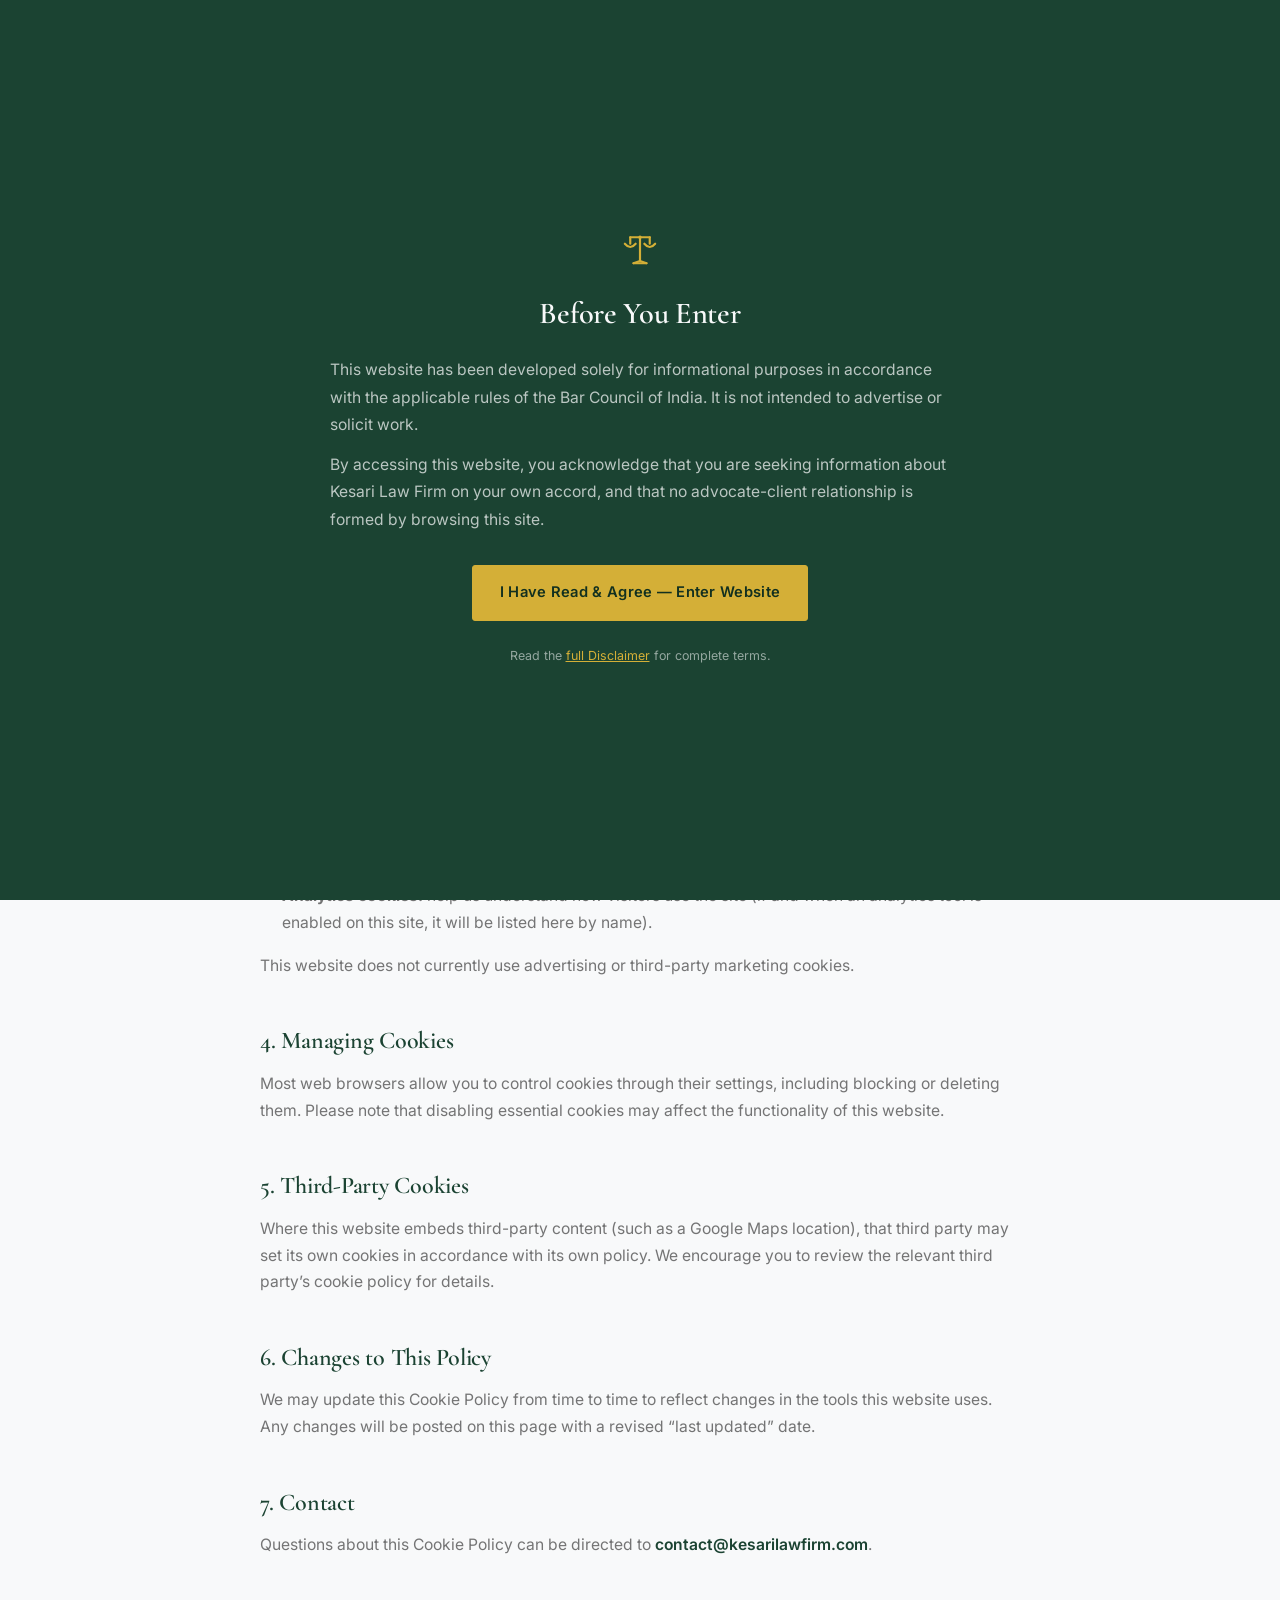
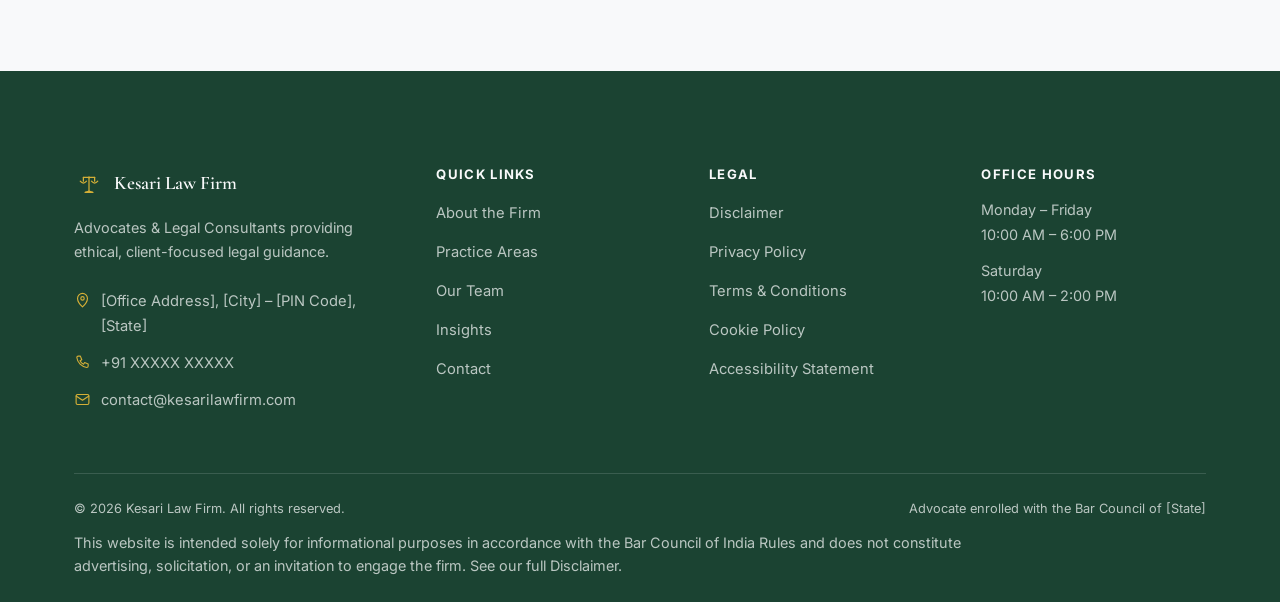
<file: cookie-policy.html>
<!DOCTYPE html>
<html lang="en">
<head>
<meta charset="UTF-8">
<meta name="viewport" content="width=device-width, initial-scale=1.0">
<title>Cookie Policy | Kesari Law Firm</title>
<meta name="description" content="Learn how Kesari Law Firm uses cookies on this website and how you can manage your preferences.">
<link rel="canonical" href="https://www.kesarilawfirm.com/cookie-policy.html">
<meta property="og:type" content="website">
<meta property="og:site_name" content="Kesari Law Firm">
<meta property="og:title" content="Cookie Policy | Kesari Law Firm">
<meta property="og:description" content="Learn how Kesari Law Firm uses cookies on this website and how you can manage your preferences.">
<meta property="og:url" content="https://www.kesarilawfirm.com/cookie-policy.html">
<meta property="og:image" content="https://www.kesarilawfirm.com/assets/og-image.jpg">
<meta property="og:locale" content="en_IN">
<meta name="twitter:card" content="summary_large_image">
<meta name="twitter:title" content="Cookie Policy | Kesari Law Firm">
<meta name="twitter:description" content="Learn how Kesari Law Firm uses cookies on this website and how you can manage your preferences.">
<meta name="twitter:image" content="https://www.kesarilawfirm.com/assets/og-image.jpg">
<script type="application/ld+json">
{
  "@context": "https://schema.org",
  "@type": "LegalService",
  "name": "Kesari Law Firm",
  "url": "https://www.kesarilawfirm.com/",
  "image": "https://www.kesarilawfirm.com/assets/og-image.jpg",
  "telephone": "+91-XXXXXXXXXX",
  "email": "contact@kesarilawfirm.com",
  "address": {
    "@type": "PostalAddress",
    "streetAddress": "[Office Address Line]",
    "addressLocality": "[City]",
    "addressRegion": "[State]",
    "postalCode": "[PIN Code]",
    "addressCountry": "IN"
  },
  "areaServed": "IN",
  "openingHoursSpecification": [
    { "@type": "OpeningHoursSpecification", "dayOfWeek": ["Monday","Tuesday","Wednesday","Thursday","Friday"], "opens": "10:00", "closes": "18:00" },
    { "@type": "OpeningHoursSpecification", "dayOfWeek": ["Saturday"], "opens": "10:00", "closes": "14:00" }
  ],
  "founder": { "@type": "Person", "name": "Kalinga Mohapatra", "jobTitle": "Founder & Managing Partner" }
}
</script>
<link rel="icon" type="image/svg+xml" href="favicon.svg">
<link rel="preconnect" href="https://fonts.googleapis.com">
<link rel="preconnect" href="https://fonts.gstatic.com" crossorigin>
<link href="https://fonts.googleapis.com/css2?family=Cormorant+Garamond:ital,wght@0,500;0,600;0,700;1,500&amp;family=Inter:wght@400;500;600;700&amp;display=swap" rel="stylesheet">
<link rel="stylesheet" href="css/styles.css">
</head>
<body>

<a href="#main" class="skip-link">Skip to main content</a>

<input type="checkbox" id="disclaimer-toggle" class="disclaimer-toggle">
<div class="disclaimer-overlay" role="dialog" aria-modal="true" aria-labelledby="disclaimer-title">
  <div class="disclaimer-box">
    <svg class="brand__mark" viewBox="0 0 48 48" fill="none" stroke="currentColor" stroke-width="2" stroke-linecap="round" stroke-linejoin="round" aria-hidden="true">
      <line x1="24" y1="15" x2="24" y2="37"/><circle cx="24" cy="15" r="1.6" fill="currentColor" stroke="none"/>
        <line x1="15" y1="15" x2="33" y2="15"/><line x1="15" y1="15" x2="15" y2="21"/><path d="M10 21 Q15 27 20 21"/>
        <line x1="33" y1="15" x2="33" y2="21"/><path d="M28 21 Q33 27 38 21"/>
        <line x1="18" y1="39" x2="30" y2="39"/><path d="M24 37 L18 39 M24 37 L30 39"/>
    </svg>
    <h2 id="disclaimer-title">Before You Enter</h2>
    <p>This website has been developed solely for informational purposes in accordance with the applicable rules of the Bar Council of India. It is not intended to advertise or solicit work.</p>
    <p>By accessing this website, you acknowledge that you are seeking information about Kesari Law Firm on your own accord, and that no advocate-client relationship is formed by browsing this site.</p>
    <div class="btn-row">
      <label for="disclaimer-toggle" class="btn btn--gold">I Have Read &amp; Agree — Enter Website</label>
    </div>
    <p class="fine">Read the <a href="disclaimer.html">full Disclaimer</a> for complete terms.</p>
  </div>
</div>

<header class="site-header">
  <input type="checkbox" id="nav-toggle" class="nav-toggle-checkbox">
  <nav class="nav" aria-label="Primary">
    <a href="index.html" class="brand">
      <svg class="brand__mark" viewBox="0 0 48 48" fill="none" stroke="currentColor" stroke-width="2" stroke-linecap="round" stroke-linejoin="round" aria-hidden="true">
        <line x1="24" y1="15" x2="24" y2="37"/><circle cx="24" cy="15" r="1.6" fill="currentColor" stroke="none"/>
        <line x1="15" y1="15" x2="33" y2="15"/><line x1="15" y1="15" x2="15" y2="21"/><path d="M10 21 Q15 27 20 21"/>
        <line x1="33" y1="15" x2="33" y2="21"/><path d="M28 21 Q33 27 38 21"/>
        <line x1="18" y1="39" x2="30" y2="39"/><path d="M24 37 L18 39 M24 37 L30 39"/>
      </svg>
      <span>
        <span class="brand__word">Kesari Law Firm</span>
        <span class="brand__tagline">Advocates &amp; Legal Consultants</span>
      </span>
    </a>
    <div class="nav__right">
      <div class="nav__links">
        <a href="index.html">Home</a>
        <a href="about.html">About</a>
        <a href="practice-areas.html">Practice Areas</a>
        <a href="team.html">Team</a>
        <a href="insights.html">Insights</a>
        <a href="contact.html">Contact</a>
        <a href="contact.html" class="btn btn--outline nav__cta">Request Consultation</a>
      </div>
      <label for="nav-toggle" class="hamburger" aria-label="Toggle menu"><span></span><span></span><span></span></label>
    </div>
  </nav>
  <div class="mobile-nav-panel">
    <div class="mobile-nav-panel__inner">
      <a href="index.html">Home</a>
      <a href="about.html">About</a>
      <a href="practice-areas.html">Practice Areas</a>
      <a href="team.html">Team</a>
      <a href="insights.html">Insights</a>
      <a href="contact.html">Contact</a>
      <a href="contact.html" class="btn btn--gold">Request Consultation</a>
    </div>
  </div>
</header>


<main id="main">

  <div class="page-header">
    <div class="container">
      <p class="eyebrow">Legal</p>
      <h1>Cookie Policy</h1>
      <p>How this website uses cookies, and how you can manage your preferences.</p>
    </div>
  </div>
  <section class="section">
    <div class="container">
      <div class="policy-content">
        <p class="updated">Last updated: August 2026</p>

        <h2>1. What Are Cookies</h2>
        <p>Cookies are small text files placed on your device when you visit a website. They help the website function properly and, where used, help us understand how visitors interact with our content.</p>

        <h2>2. How We Use Cookies</h2>
        <p>This website uses cookies to support core functionality and, where enabled, to gather anonymised analytics about site usage so that we can improve the content and experience we provide.</p>

        <h2>3. Types of Cookies We Use</h2>
        <ul>
          <li><strong>Essential cookies:</strong> required for the website to function correctly.</li>
          <li><strong>Analytics cookies:</strong> help us understand how visitors use the site (if and when an analytics tool is enabled on this site, it will be listed here by name).</li>
        </ul>
        <p>This website does not currently use advertising or third-party marketing cookies.</p>

        <h2>4. Managing Cookies</h2>
        <p>Most web browsers allow you to control cookies through their settings, including blocking or deleting them. Please note that disabling essential cookies may affect the functionality of this website.</p>

        <h2>5. Third-Party Cookies</h2>
        <p>Where this website embeds third-party content (such as a Google Maps location), that third party may set its own cookies in accordance with its own policy. We encourage you to review the relevant third party&rsquo;s cookie policy for details.</p>

        <h2>6. Changes to This Policy</h2>
        <p>We may update this Cookie Policy from time to time to reflect changes in the tools this website uses. Any changes will be posted on this page with a revised &ldquo;last updated&rdquo; date.</p>

        <h2>7. Contact</h2>
        <p>Questions about this Cookie Policy can be directed to <a class="link" href="mailto:contact@kesarilawfirm.com">contact@kesarilawfirm.com</a>.</p>

      </div>
    </div>
  </section>

</main>

<footer class="site-footer">
  <div class="container">
    <div class="footer__top">
      <div>
        <div class="footer__brand">
          <svg viewBox="0 0 48 48" fill="none" stroke="currentColor" stroke-width="2" stroke-linecap="round" stroke-linejoin="round" aria-hidden="true">
            <line x1="24" y1="15" x2="24" y2="37"/><circle cx="24" cy="15" r="1.6" fill="currentColor" stroke="none"/>
        <line x1="15" y1="15" x2="33" y2="15"/><line x1="15" y1="15" x2="15" y2="21"/><path d="M10 21 Q15 27 20 21"/>
        <line x1="33" y1="15" x2="33" y2="21"/><path d="M28 21 Q33 27 38 21"/>
        <line x1="18" y1="39" x2="30" y2="39"/><path d="M24 37 L18 39 M24 37 L30 39"/>
          </svg>
          <span>Kesari Law Firm</span>
        </div>
        <p>Advocates &amp; Legal Consultants providing ethical, client-focused legal guidance.</p>
        <div class="mt-4">
          <div class="footer__contact-item">
            <svg viewBox="0 0 24 24" fill="none" stroke="currentColor" stroke-width="1.6" stroke-linecap="round" stroke-linejoin="round" aria-hidden="true"><path d="M12 21s7-6.5 7-12a7 7 0 0 0-14 0c0 5.5 7 12 7 12z"/><circle cx="12" cy="9" r="2.4"/></svg>
            <span>[Office Address], [City] – [PIN Code], [State]</span>
          </div>
          <div class="footer__contact-item">
            <svg viewBox="0 0 24 24" fill="none" stroke="currentColor" stroke-width="1.6" stroke-linecap="round" stroke-linejoin="round" aria-hidden="true"><path d="M6 3h3l2 5-2.5 1.5a11 11 0 0 0 5 5L15 12l5 2v3a2 2 0 0 1-2 2A16 16 0 0 1 4 5a2 2 0 0 1 2-2z"/></svg>
            <span><a href="tel:+91XXXXXXXXXX">+91 XXXXX XXXXX</a></span>
          </div>
          <div class="footer__contact-item">
            <svg viewBox="0 0 24 24" fill="none" stroke="currentColor" stroke-width="1.6" stroke-linecap="round" stroke-linejoin="round" aria-hidden="true"><rect x="3" y="5" width="18" height="14" rx="2"/><path d="M3 7l9 6 9-6"/></svg>
            <span><a href="mailto:contact@kesarilawfirm.com">contact@kesarilawfirm.com</a></span>
          </div>
        </div>
      </div>
      <div class="footer__col">
        <h4>Quick Links</h4>
        <ul>
          <li><a href="about.html">About the Firm</a></li>
          <li><a href="practice-areas.html">Practice Areas</a></li>
          <li><a href="team.html">Our Team</a></li>
          <li><a href="insights.html">Insights</a></li>
          <li><a href="contact.html">Contact</a></li>
        </ul>
      </div>
      <div class="footer__col">
        <h4>Legal</h4>
        <ul>
          <li><a href="disclaimer.html">Disclaimer</a></li>
          <li><a href="privacy-policy.html">Privacy Policy</a></li>
          <li><a href="terms-conditions.html">Terms &amp; Conditions</a></li>
          <li><a href="cookie-policy.html">Cookie Policy</a></li>
          <li><a href="accessibility-statement.html">Accessibility Statement</a></li>
        </ul>
      </div>
      <div class="footer__col">
        <h4>Office Hours</h4>
        <p>Monday – Friday<br>10:00 AM – 6:00 PM</p>
        <p class="mt-2">Saturday<br>10:00 AM – 2:00 PM</p>
      </div>
    </div>
    <div class="footer__bottom">
      <span>© <span data-year>2026</span> Kesari Law Firm. All rights reserved.</span>
      <span>Advocate enrolled with the Bar Council of [State]</span>
    </div>
    <p class="footer__disclaimer-line">This website is intended solely for informational purposes in accordance with the Bar Council of India Rules and does not constitute advertising, solicitation, or an invitation to engage the firm. See our full <a href="disclaimer.html">Disclaimer</a>.</p>
  </div>
</footer>


<script src="js/main.js"></script>

</body>
</html>
</file>
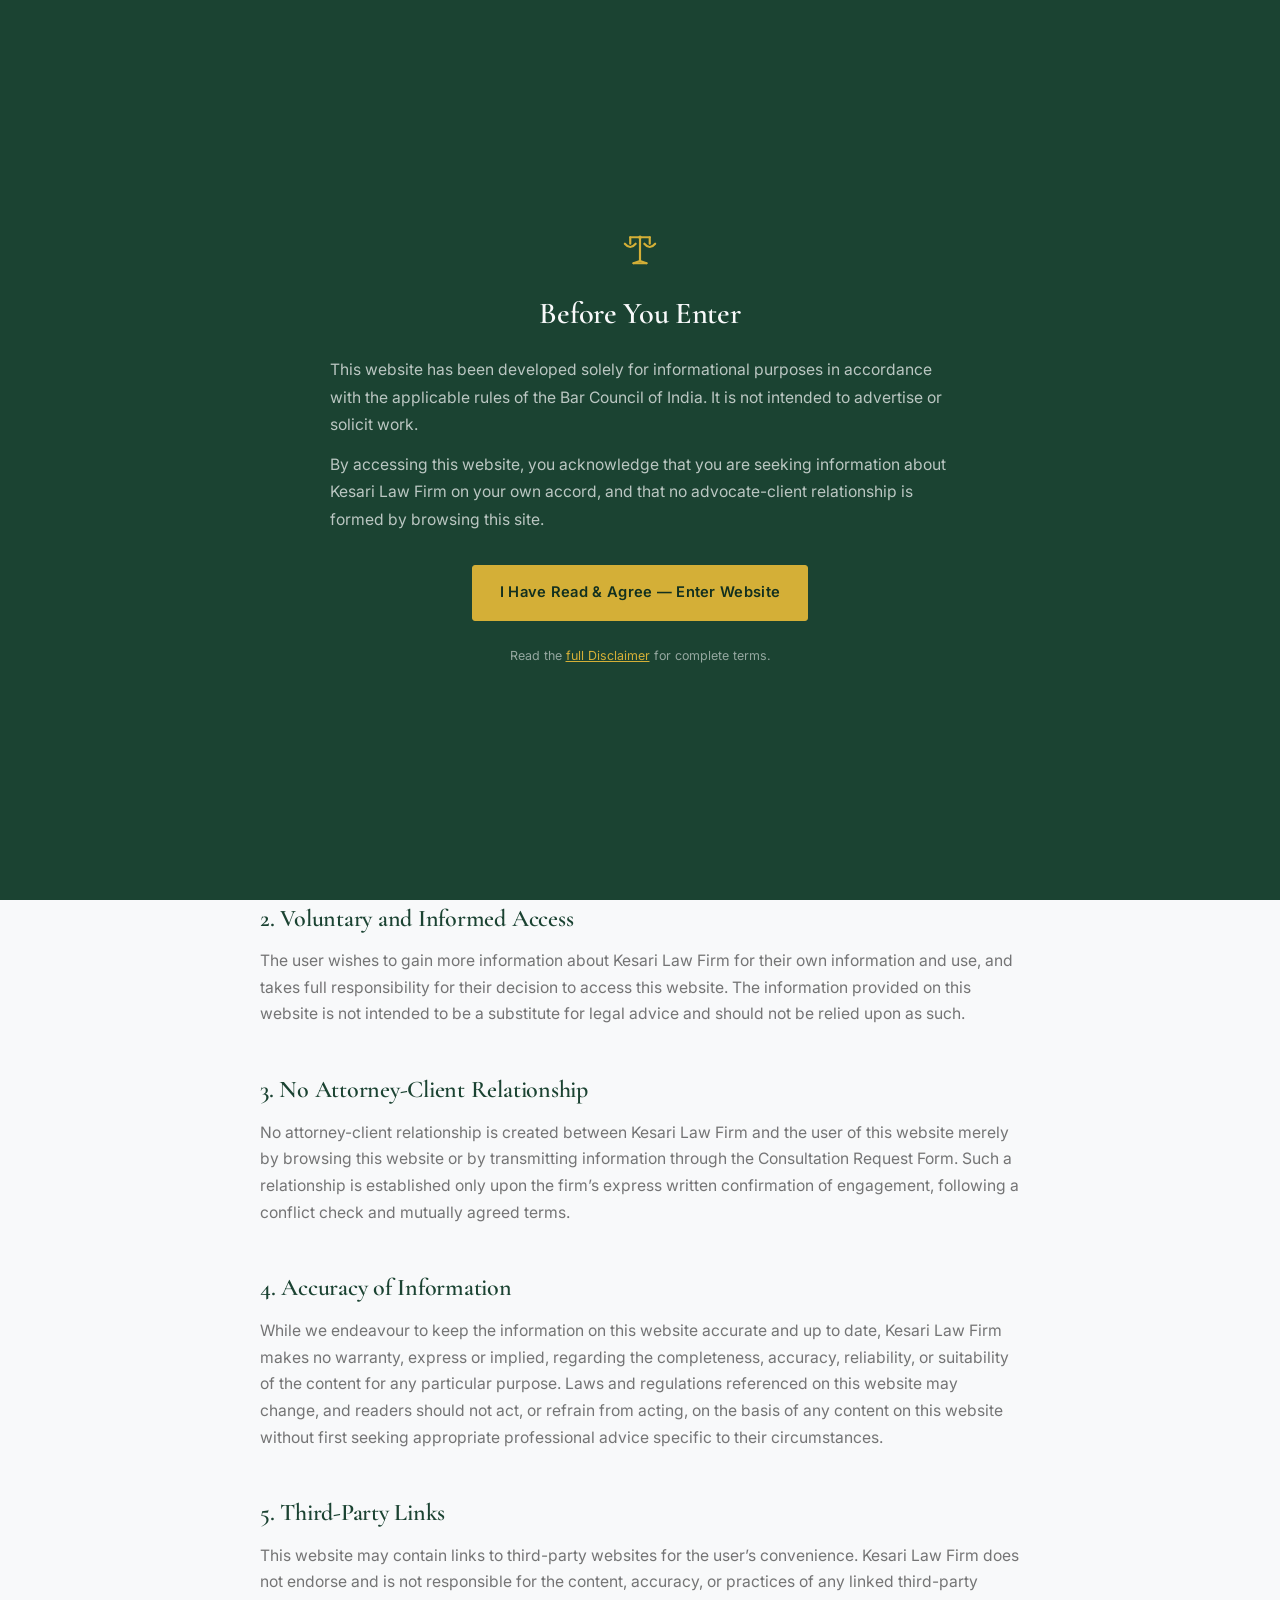
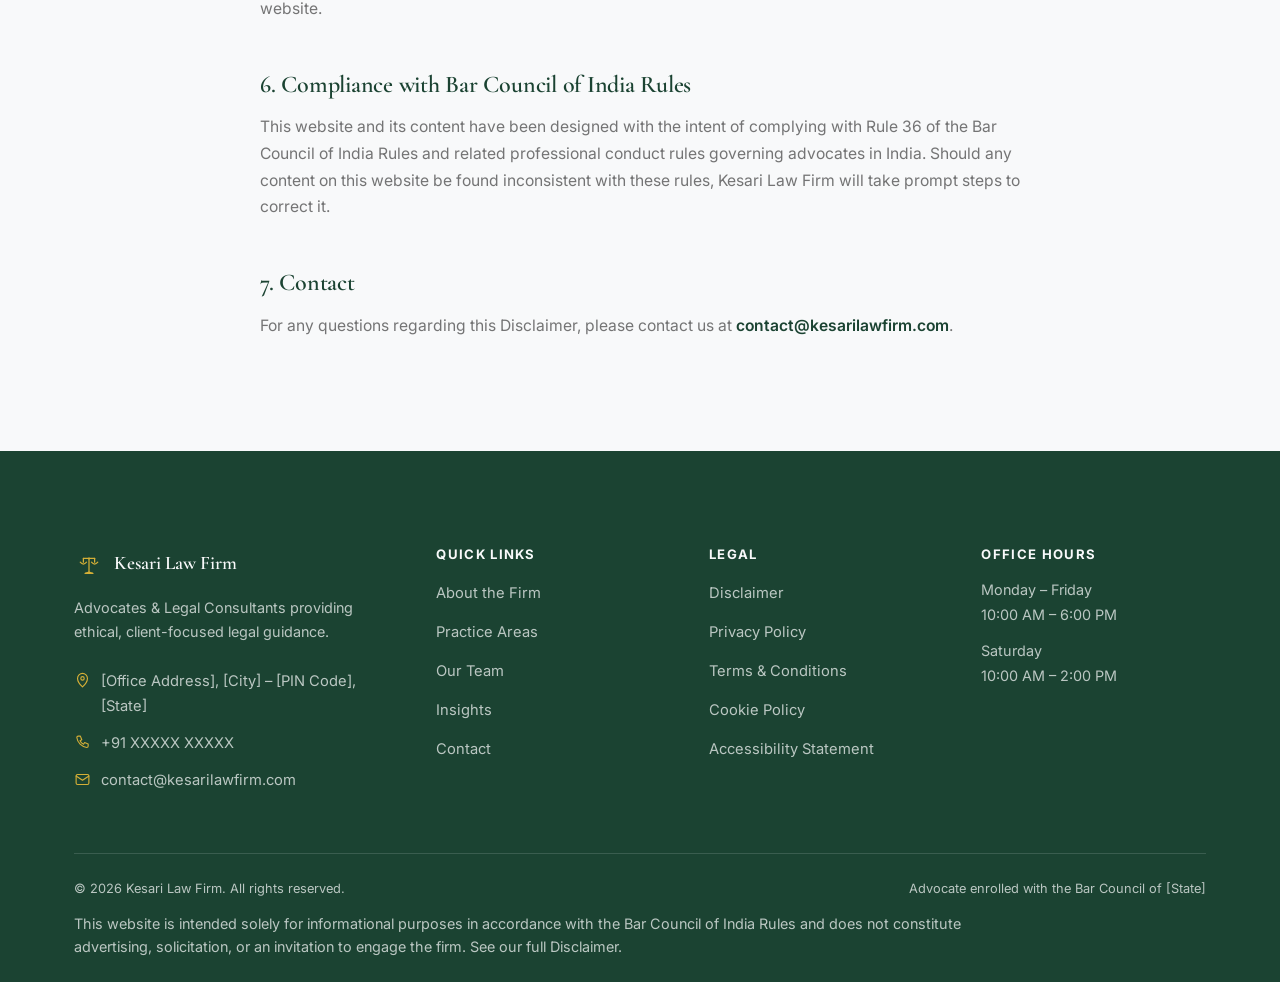
<file: disclaimer.html>
<!DOCTYPE html>
<html lang="en">
<head>
<meta charset="UTF-8">
<meta name="viewport" content="width=device-width, initial-scale=1.0">
<title>Disclaimer | Kesari Law Firm</title>
<meta name="description" content="This website has been developed solely for informational purposes in accordance with the Bar Council of India Rules. Read the full disclaimer.">
<link rel="canonical" href="https://www.kesarilawfirm.com/disclaimer.html">
<meta property="og:type" content="website">
<meta property="og:site_name" content="Kesari Law Firm">
<meta property="og:title" content="Disclaimer | Kesari Law Firm">
<meta property="og:description" content="This website has been developed solely for informational purposes in accordance with the Bar Council of India Rules. Read the full disclaimer.">
<meta property="og:url" content="https://www.kesarilawfirm.com/disclaimer.html">
<meta property="og:image" content="https://www.kesarilawfirm.com/assets/og-image.jpg">
<meta property="og:locale" content="en_IN">
<meta name="twitter:card" content="summary_large_image">
<meta name="twitter:title" content="Disclaimer | Kesari Law Firm">
<meta name="twitter:description" content="This website has been developed solely for informational purposes in accordance with the Bar Council of India Rules. Read the full disclaimer.">
<meta name="twitter:image" content="https://www.kesarilawfirm.com/assets/og-image.jpg">
<script type="application/ld+json">
{
  "@context": "https://schema.org",
  "@type": "LegalService",
  "name": "Kesari Law Firm",
  "url": "https://www.kesarilawfirm.com/",
  "image": "https://www.kesarilawfirm.com/assets/og-image.jpg",
  "telephone": "+91-XXXXXXXXXX",
  "email": "contact@kesarilawfirm.com",
  "address": {
    "@type": "PostalAddress",
    "streetAddress": "[Office Address Line]",
    "addressLocality": "[City]",
    "addressRegion": "[State]",
    "postalCode": "[PIN Code]",
    "addressCountry": "IN"
  },
  "areaServed": "IN",
  "openingHoursSpecification": [
    { "@type": "OpeningHoursSpecification", "dayOfWeek": ["Monday","Tuesday","Wednesday","Thursday","Friday"], "opens": "10:00", "closes": "18:00" },
    { "@type": "OpeningHoursSpecification", "dayOfWeek": ["Saturday"], "opens": "10:00", "closes": "14:00" }
  ],
  "founder": { "@type": "Person", "name": "Kalinga Mohapatra", "jobTitle": "Founder & Managing Partner" }
}
</script>
<link rel="icon" type="image/svg+xml" href="favicon.svg">
<link rel="preconnect" href="https://fonts.googleapis.com">
<link rel="preconnect" href="https://fonts.gstatic.com" crossorigin>
<link href="https://fonts.googleapis.com/css2?family=Cormorant+Garamond:ital,wght@0,500;0,600;0,700;1,500&amp;family=Inter:wght@400;500;600;700&amp;display=swap" rel="stylesheet">
<link rel="stylesheet" href="css/styles.css">
</head>
<body>

<a href="#main" class="skip-link">Skip to main content</a>

<input type="checkbox" id="disclaimer-toggle" class="disclaimer-toggle">
<div class="disclaimer-overlay" role="dialog" aria-modal="true" aria-labelledby="disclaimer-title">
  <div class="disclaimer-box">
    <svg class="brand__mark" viewBox="0 0 48 48" fill="none" stroke="currentColor" stroke-width="2" stroke-linecap="round" stroke-linejoin="round" aria-hidden="true">
      <line x1="24" y1="15" x2="24" y2="37"/><circle cx="24" cy="15" r="1.6" fill="currentColor" stroke="none"/>
        <line x1="15" y1="15" x2="33" y2="15"/><line x1="15" y1="15" x2="15" y2="21"/><path d="M10 21 Q15 27 20 21"/>
        <line x1="33" y1="15" x2="33" y2="21"/><path d="M28 21 Q33 27 38 21"/>
        <line x1="18" y1="39" x2="30" y2="39"/><path d="M24 37 L18 39 M24 37 L30 39"/>
    </svg>
    <h2 id="disclaimer-title">Before You Enter</h2>
    <p>This website has been developed solely for informational purposes in accordance with the applicable rules of the Bar Council of India. It is not intended to advertise or solicit work.</p>
    <p>By accessing this website, you acknowledge that you are seeking information about Kesari Law Firm on your own accord, and that no advocate-client relationship is formed by browsing this site.</p>
    <div class="btn-row">
      <label for="disclaimer-toggle" class="btn btn--gold">I Have Read &amp; Agree — Enter Website</label>
    </div>
    <p class="fine">Read the <a href="disclaimer.html">full Disclaimer</a> for complete terms.</p>
  </div>
</div>

<header class="site-header">
  <input type="checkbox" id="nav-toggle" class="nav-toggle-checkbox">
  <nav class="nav" aria-label="Primary">
    <a href="index.html" class="brand">
      <svg class="brand__mark" viewBox="0 0 48 48" fill="none" stroke="currentColor" stroke-width="2" stroke-linecap="round" stroke-linejoin="round" aria-hidden="true">
        <line x1="24" y1="15" x2="24" y2="37"/><circle cx="24" cy="15" r="1.6" fill="currentColor" stroke="none"/>
        <line x1="15" y1="15" x2="33" y2="15"/><line x1="15" y1="15" x2="15" y2="21"/><path d="M10 21 Q15 27 20 21"/>
        <line x1="33" y1="15" x2="33" y2="21"/><path d="M28 21 Q33 27 38 21"/>
        <line x1="18" y1="39" x2="30" y2="39"/><path d="M24 37 L18 39 M24 37 L30 39"/>
      </svg>
      <span>
        <span class="brand__word">Kesari Law Firm</span>
        <span class="brand__tagline">Advocates &amp; Legal Consultants</span>
      </span>
    </a>
    <div class="nav__right">
      <div class="nav__links">
        <a href="index.html">Home</a>
        <a href="about.html">About</a>
        <a href="practice-areas.html">Practice Areas</a>
        <a href="team.html">Team</a>
        <a href="insights.html">Insights</a>
        <a href="contact.html">Contact</a>
        <a href="contact.html" class="btn btn--outline nav__cta">Request Consultation</a>
      </div>
      <label for="nav-toggle" class="hamburger" aria-label="Toggle menu"><span></span><span></span><span></span></label>
    </div>
  </nav>
  <div class="mobile-nav-panel">
    <div class="mobile-nav-panel__inner">
      <a href="index.html">Home</a>
      <a href="about.html">About</a>
      <a href="practice-areas.html">Practice Areas</a>
      <a href="team.html">Team</a>
      <a href="insights.html">Insights</a>
      <a href="contact.html">Contact</a>
      <a href="contact.html" class="btn btn--gold">Request Consultation</a>
    </div>
  </div>
</header>


<main id="main">

  <div class="page-header">
    <div class="container">
      <p class="eyebrow">Legal</p>
      <h1>Disclaimer</h1>
      <p>Please read this Disclaimer carefully before using this website.</p>
    </div>
  </div>
  <section class="section">
    <div class="container">
      <div class="policy-content">
        <p class="updated">Last updated: August 2026</p>

        <div class="callout">
          <p>This website has been developed solely for informational purposes in accordance with the applicable rules of the Bar Council of India. It is not intended to advertise or solicit work in any manner whatsoever. By accessing this website, you acknowledge that you are seeking information about Kesari Law Firm on your own accord.</p>
        </div>

        <h2>1. No Advertisement or Solicitation</h2>
        <p>The Bar Council of India does not permit advocates or law firms to advertise or solicit work in any form. This website is not an advertisement and is not intended to solicit clients or to induce any person to engage the services of Kesari Law Firm. Any information obtained or downloaded from this website is entirely at the user&rsquo;s own volition, and any transmission, receipt, or use of this website does not constitute solicitation of any kind.</p>

        <h2>2. Voluntary and Informed Access</h2>
        <p>The user wishes to gain more information about Kesari Law Firm for their own information and use, and takes full responsibility for their decision to access this website. The information provided on this website is not intended to be a substitute for legal advice and should not be relied upon as such.</p>

        <h2>3. No Attorney-Client Relationship</h2>
        <p>No attorney-client relationship is created between Kesari Law Firm and the user of this website merely by browsing this website or by transmitting information through the Consultation Request Form. Such a relationship is established only upon the firm&rsquo;s express written confirmation of engagement, following a conflict check and mutually agreed terms.</p>

        <h2>4. Accuracy of Information</h2>
        <p>While we endeavour to keep the information on this website accurate and up to date, Kesari Law Firm makes no warranty, express or implied, regarding the completeness, accuracy, reliability, or suitability of the content for any particular purpose. Laws and regulations referenced on this website may change, and readers should not act, or refrain from acting, on the basis of any content on this website without first seeking appropriate professional advice specific to their circumstances.</p>

        <h2>5. Third-Party Links</h2>
        <p>This website may contain links to third-party websites for the user&rsquo;s convenience. Kesari Law Firm does not endorse and is not responsible for the content, accuracy, or practices of any linked third-party website.</p>

        <h2>6. Compliance with Bar Council of India Rules</h2>
        <p>This website and its content have been designed with the intent of complying with Rule 36 of the Bar Council of India Rules and related professional conduct rules governing advocates in India. Should any content on this website be found inconsistent with these rules, Kesari Law Firm will take prompt steps to correct it.</p>

        <h2>7. Contact</h2>
        <p>For any questions regarding this Disclaimer, please contact us at <a class="link" href="mailto:contact@kesarilawfirm.com">contact@kesarilawfirm.com</a>.</p>

      </div>
    </div>
  </section>

</main>

<footer class="site-footer">
  <div class="container">
    <div class="footer__top">
      <div>
        <div class="footer__brand">
          <svg viewBox="0 0 48 48" fill="none" stroke="currentColor" stroke-width="2" stroke-linecap="round" stroke-linejoin="round" aria-hidden="true">
            <line x1="24" y1="15" x2="24" y2="37"/><circle cx="24" cy="15" r="1.6" fill="currentColor" stroke="none"/>
        <line x1="15" y1="15" x2="33" y2="15"/><line x1="15" y1="15" x2="15" y2="21"/><path d="M10 21 Q15 27 20 21"/>
        <line x1="33" y1="15" x2="33" y2="21"/><path d="M28 21 Q33 27 38 21"/>
        <line x1="18" y1="39" x2="30" y2="39"/><path d="M24 37 L18 39 M24 37 L30 39"/>
          </svg>
          <span>Kesari Law Firm</span>
        </div>
        <p>Advocates &amp; Legal Consultants providing ethical, client-focused legal guidance.</p>
        <div class="mt-4">
          <div class="footer__contact-item">
            <svg viewBox="0 0 24 24" fill="none" stroke="currentColor" stroke-width="1.6" stroke-linecap="round" stroke-linejoin="round" aria-hidden="true"><path d="M12 21s7-6.5 7-12a7 7 0 0 0-14 0c0 5.5 7 12 7 12z"/><circle cx="12" cy="9" r="2.4"/></svg>
            <span>[Office Address], [City] – [PIN Code], [State]</span>
          </div>
          <div class="footer__contact-item">
            <svg viewBox="0 0 24 24" fill="none" stroke="currentColor" stroke-width="1.6" stroke-linecap="round" stroke-linejoin="round" aria-hidden="true"><path d="M6 3h3l2 5-2.5 1.5a11 11 0 0 0 5 5L15 12l5 2v3a2 2 0 0 1-2 2A16 16 0 0 1 4 5a2 2 0 0 1 2-2z"/></svg>
            <span><a href="tel:+91XXXXXXXXXX">+91 XXXXX XXXXX</a></span>
          </div>
          <div class="footer__contact-item">
            <svg viewBox="0 0 24 24" fill="none" stroke="currentColor" stroke-width="1.6" stroke-linecap="round" stroke-linejoin="round" aria-hidden="true"><rect x="3" y="5" width="18" height="14" rx="2"/><path d="M3 7l9 6 9-6"/></svg>
            <span><a href="mailto:contact@kesarilawfirm.com">contact@kesarilawfirm.com</a></span>
          </div>
        </div>
      </div>
      <div class="footer__col">
        <h4>Quick Links</h4>
        <ul>
          <li><a href="about.html">About the Firm</a></li>
          <li><a href="practice-areas.html">Practice Areas</a></li>
          <li><a href="team.html">Our Team</a></li>
          <li><a href="insights.html">Insights</a></li>
          <li><a href="contact.html">Contact</a></li>
        </ul>
      </div>
      <div class="footer__col">
        <h4>Legal</h4>
        <ul>
          <li><a href="disclaimer.html">Disclaimer</a></li>
          <li><a href="privacy-policy.html">Privacy Policy</a></li>
          <li><a href="terms-conditions.html">Terms &amp; Conditions</a></li>
          <li><a href="cookie-policy.html">Cookie Policy</a></li>
          <li><a href="accessibility-statement.html">Accessibility Statement</a></li>
        </ul>
      </div>
      <div class="footer__col">
        <h4>Office Hours</h4>
        <p>Monday – Friday<br>10:00 AM – 6:00 PM</p>
        <p class="mt-2">Saturday<br>10:00 AM – 2:00 PM</p>
      </div>
    </div>
    <div class="footer__bottom">
      <span>© <span data-year>2026</span> Kesari Law Firm. All rights reserved.</span>
      <span>Advocate enrolled with the Bar Council of [State]</span>
    </div>
    <p class="footer__disclaimer-line">This website is intended solely for informational purposes in accordance with the Bar Council of India Rules and does not constitute advertising, solicitation, or an invitation to engage the firm. See our full <a href="disclaimer.html">Disclaimer</a>.</p>
  </div>
</footer>


<script src="js/main.js"></script>

</body>
</html>
</file>
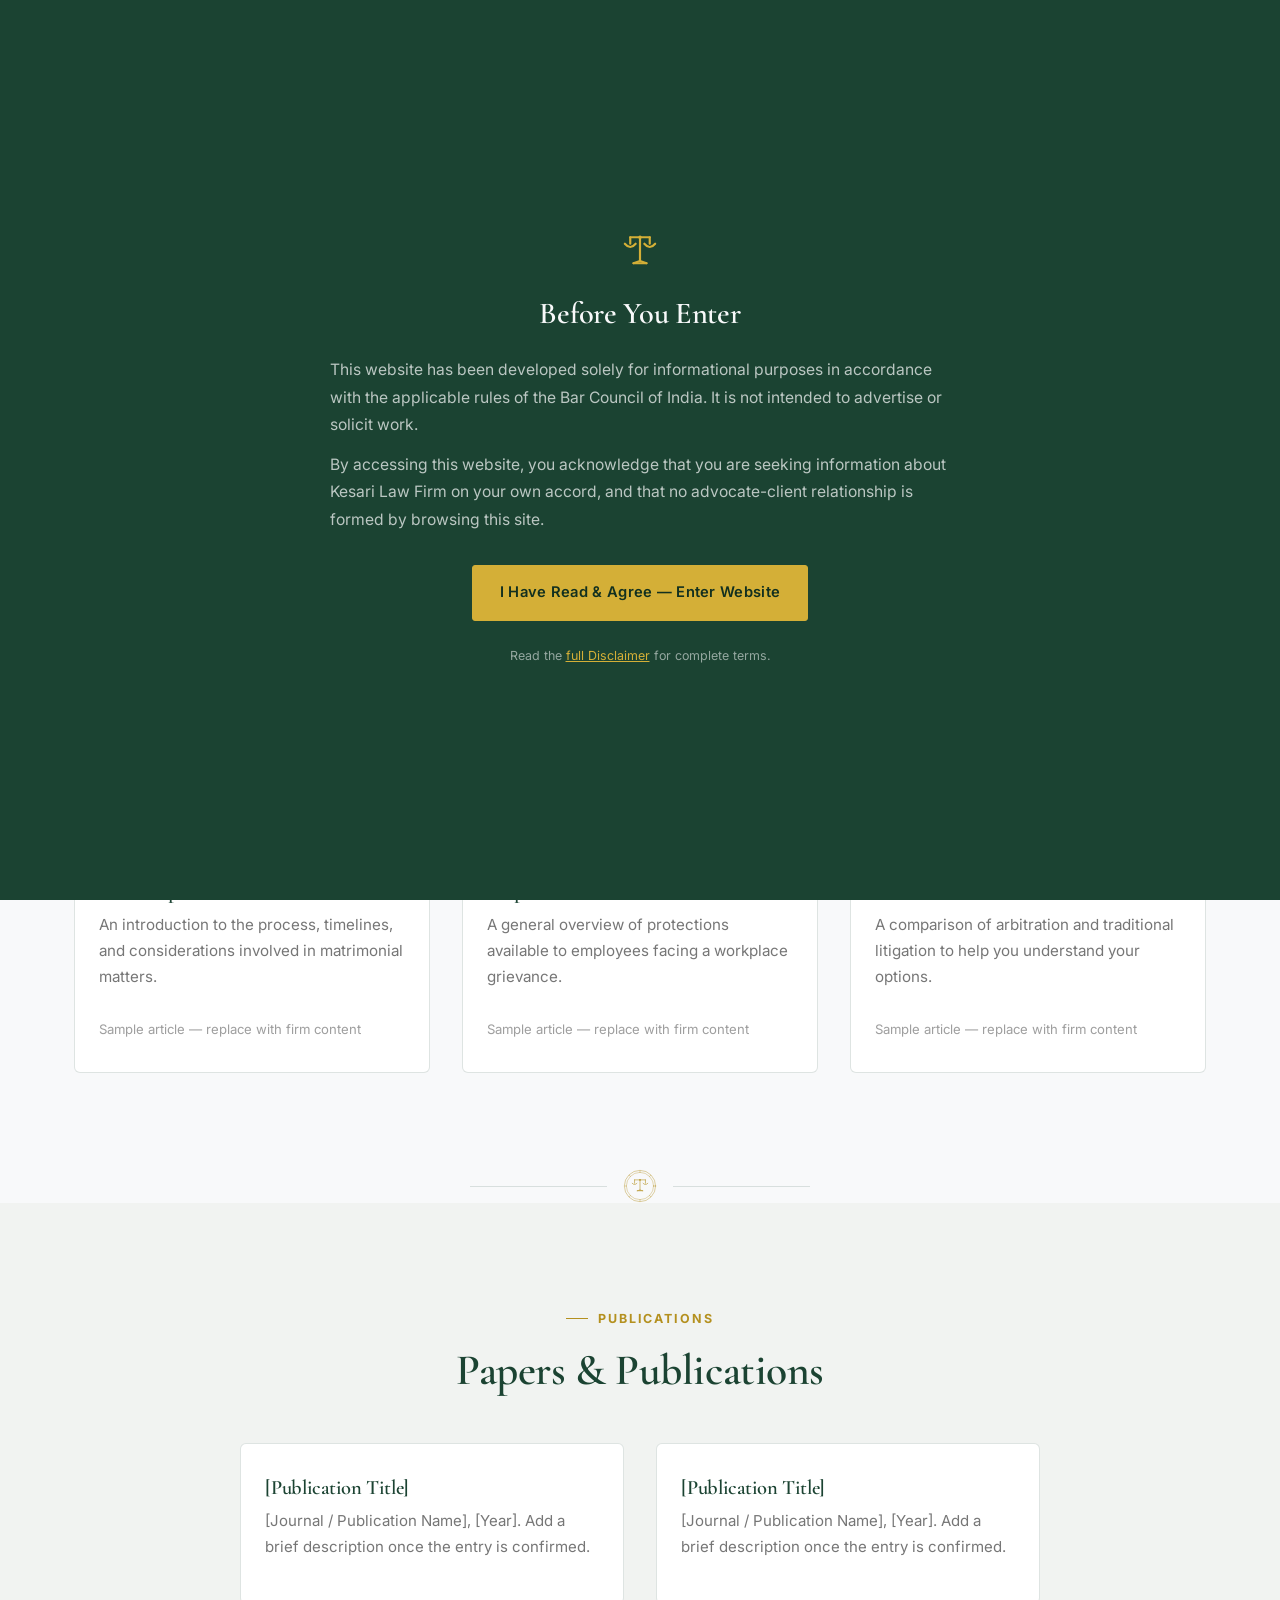
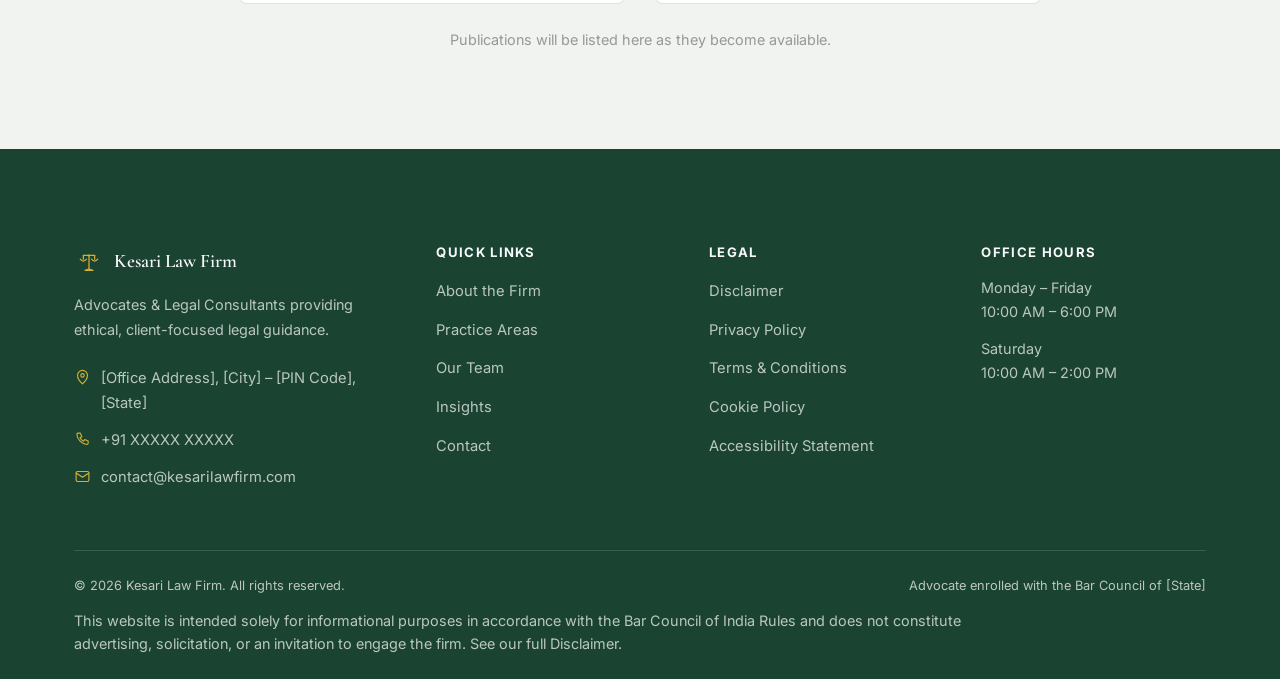
<file: insights.html>
<!DOCTYPE html>
<html lang="en">
<head>
<meta charset="UTF-8">
<meta name="viewport" content="width=device-width, initial-scale=1.0">
<title>Insights &amp; Publications | Kesari Law Firm</title>
<meta name="description" content="Educational legal articles and publications from Kesari Law Firm, written to help clients understand their rights and the legal process.">
<link rel="canonical" href="https://www.kesarilawfirm.com/insights.html">
<meta property="og:type" content="website">
<meta property="og:site_name" content="Kesari Law Firm">
<meta property="og:title" content="Insights &amp; Publications | Kesari Law Firm">
<meta property="og:description" content="Educational legal articles and publications from Kesari Law Firm, written to help clients understand their rights and the legal process.">
<meta property="og:url" content="https://www.kesarilawfirm.com/insights.html">
<meta property="og:image" content="https://www.kesarilawfirm.com/assets/og-image.jpg">
<meta property="og:locale" content="en_IN">
<meta name="twitter:card" content="summary_large_image">
<meta name="twitter:title" content="Insights &amp; Publications | Kesari Law Firm">
<meta name="twitter:description" content="Educational legal articles and publications from Kesari Law Firm, written to help clients understand their rights and the legal process.">
<meta name="twitter:image" content="https://www.kesarilawfirm.com/assets/og-image.jpg">
<script type="application/ld+json">
{
  "@context": "https://schema.org",
  "@type": "LegalService",
  "name": "Kesari Law Firm",
  "url": "https://www.kesarilawfirm.com/",
  "image": "https://www.kesarilawfirm.com/assets/og-image.jpg",
  "telephone": "+91-XXXXXXXXXX",
  "email": "contact@kesarilawfirm.com",
  "address": {
    "@type": "PostalAddress",
    "streetAddress": "[Office Address Line]",
    "addressLocality": "[City]",
    "addressRegion": "[State]",
    "postalCode": "[PIN Code]",
    "addressCountry": "IN"
  },
  "areaServed": "IN",
  "openingHoursSpecification": [
    { "@type": "OpeningHoursSpecification", "dayOfWeek": ["Monday","Tuesday","Wednesday","Thursday","Friday"], "opens": "10:00", "closes": "18:00" },
    { "@type": "OpeningHoursSpecification", "dayOfWeek": ["Saturday"], "opens": "10:00", "closes": "14:00" }
  ],
  "founder": { "@type": "Person", "name": "Kalinga Mohapatra", "jobTitle": "Founder & Managing Partner" }
}
</script>
<link rel="icon" type="image/svg+xml" href="favicon.svg">
<link rel="preconnect" href="https://fonts.googleapis.com">
<link rel="preconnect" href="https://fonts.gstatic.com" crossorigin>
<link href="https://fonts.googleapis.com/css2?family=Cormorant+Garamond:ital,wght@0,500;0,600;0,700;1,500&amp;family=Inter:wght@400;500;600;700&amp;display=swap" rel="stylesheet">
<link rel="stylesheet" href="css/styles.css">
</head>
<body>

<a href="#main" class="skip-link">Skip to main content</a>

<input type="checkbox" id="disclaimer-toggle" class="disclaimer-toggle">
<div class="disclaimer-overlay" role="dialog" aria-modal="true" aria-labelledby="disclaimer-title">
  <div class="disclaimer-box">
    <svg class="brand__mark" viewBox="0 0 48 48" fill="none" stroke="currentColor" stroke-width="2" stroke-linecap="round" stroke-linejoin="round" aria-hidden="true">
      <line x1="24" y1="15" x2="24" y2="37"/><circle cx="24" cy="15" r="1.6" fill="currentColor" stroke="none"/>
        <line x1="15" y1="15" x2="33" y2="15"/><line x1="15" y1="15" x2="15" y2="21"/><path d="M10 21 Q15 27 20 21"/>
        <line x1="33" y1="15" x2="33" y2="21"/><path d="M28 21 Q33 27 38 21"/>
        <line x1="18" y1="39" x2="30" y2="39"/><path d="M24 37 L18 39 M24 37 L30 39"/>
    </svg>
    <h2 id="disclaimer-title">Before You Enter</h2>
    <p>This website has been developed solely for informational purposes in accordance with the applicable rules of the Bar Council of India. It is not intended to advertise or solicit work.</p>
    <p>By accessing this website, you acknowledge that you are seeking information about Kesari Law Firm on your own accord, and that no advocate-client relationship is formed by browsing this site.</p>
    <div class="btn-row">
      <label for="disclaimer-toggle" class="btn btn--gold">I Have Read &amp; Agree — Enter Website</label>
    </div>
    <p class="fine">Read the <a href="disclaimer.html">full Disclaimer</a> for complete terms.</p>
  </div>
</div>

<header class="site-header">
  <input type="checkbox" id="nav-toggle" class="nav-toggle-checkbox">
  <nav class="nav" aria-label="Primary">
    <a href="index.html" class="brand">
      <svg class="brand__mark" viewBox="0 0 48 48" fill="none" stroke="currentColor" stroke-width="2" stroke-linecap="round" stroke-linejoin="round" aria-hidden="true">
        <line x1="24" y1="15" x2="24" y2="37"/><circle cx="24" cy="15" r="1.6" fill="currentColor" stroke="none"/>
        <line x1="15" y1="15" x2="33" y2="15"/><line x1="15" y1="15" x2="15" y2="21"/><path d="M10 21 Q15 27 20 21"/>
        <line x1="33" y1="15" x2="33" y2="21"/><path d="M28 21 Q33 27 38 21"/>
        <line x1="18" y1="39" x2="30" y2="39"/><path d="M24 37 L18 39 M24 37 L30 39"/>
      </svg>
      <span>
        <span class="brand__word">Kesari Law Firm</span>
        <span class="brand__tagline">Advocates &amp; Legal Consultants</span>
      </span>
    </a>
    <div class="nav__right">
      <div class="nav__links">
        <a href="index.html">Home</a>
        <a href="about.html">About</a>
        <a href="practice-areas.html">Practice Areas</a>
        <a href="team.html">Team</a>
        <a href="insights.html" aria-current="page">Insights</a>
        <a href="contact.html">Contact</a>
        <a href="contact.html" class="btn btn--outline nav__cta">Request Consultation</a>
      </div>
      <label for="nav-toggle" class="hamburger" aria-label="Toggle menu"><span></span><span></span><span></span></label>
    </div>
  </nav>
  <div class="mobile-nav-panel">
    <div class="mobile-nav-panel__inner">
      <a href="index.html">Home</a>
      <a href="about.html">About</a>
      <a href="practice-areas.html">Practice Areas</a>
      <a href="team.html">Team</a>
      <a href="insights.html">Insights</a>
      <a href="contact.html">Contact</a>
      <a href="contact.html" class="btn btn--gold">Request Consultation</a>
    </div>
  </div>
</header>


<main id="main">

  <div class="page-header">
    <div class="container">
      <p class="eyebrow">Insights &amp; Publications</p>
      <h1>Legal Education &amp; Perspective</h1>
      <p>Educational articles written to help clients understand their rights and the legal process &mdash; not to promote outcomes or advertise services.</p>
    </div>
  </div>

  <section class="section">
    <div class="container">
      <div class="grid grid-3">
        <article class="card--practice card--article">
          <span class="tag">Property Law</span>
          <h3>Understanding Your Rights in a Property Dispute</h3>
          <p>A plain-language overview of the steps involved when a property matter moves toward litigation.</p>
          <span class="meta">Sample article &mdash; replace with firm content</span>
        </article>
        <article class="card--practice card--article">
          <span class="tag">Corporate Law</span>
          <h3>Key Considerations Before Signing a Commercial Contract</h3>
          <p>What to review, question, and document before entering a binding commercial agreement.</p>
          <span class="meta">Sample article &mdash; replace with firm content</span>
        </article>
        <article class="card--practice card--article">
          <span class="tag">Client Guidance</span>
          <h3>What to Expect From a Legal Consultation</h3>
          <p>How to prepare, what to bring, and how confidentiality applies from your very first meeting.</p>
          <span class="meta">Sample article &mdash; replace with firm content</span>
        </article>
        <article class="card--practice card--article">
          <span class="tag">Family Law</span>
          <h3>Navigating a Matrimonial Dispute: First Steps</h3>
          <p>An introduction to the process, timelines, and considerations involved in matrimonial matters.</p>
          <span class="meta">Sample article &mdash; replace with firm content</span>
        </article>
        <article class="card--practice card--article">
          <span class="tag">Employment Law</span>
          <h3>Employee Rights During Workplace Disputes</h3>
          <p>A general overview of protections available to employees facing a workplace grievance.</p>
          <span class="meta">Sample article &mdash; replace with firm content</span>
        </article>
        <article class="card--practice card--article">
          <span class="tag">Dispute Resolution</span>
          <h3>Arbitration vs. Litigation: Choosing a Path</h3>
          <p>A comparison of arbitration and traditional litigation to help you understand your options.</p>
          <span class="meta">Sample article &mdash; replace with firm content</span>
        </article>
      </div>
    </div>
  </section>

  <div class="seal-divider"><span class="line"></span>
    <svg class="mark" viewBox="0 0 100 100" fill="none" stroke="currentColor" stroke-linecap="round" stroke-linejoin="round" aria-hidden="true">
      <circle cx="50" cy="50" r="46" stroke-width="1.25"/><circle cx="50" cy="50" r="40" stroke-width="1"/>
      <g stroke-width="1.25"><line x1="90" y1="50" x2="94" y2="50"/><line x1="78.28" y1="78.28" x2="81.11" y2="81.11"/><line x1="50" y1="90" x2="50" y2="94"/><line x1="21.72" y1="78.28" x2="18.89" y2="81.11"/><line x1="10" y1="50" x2="6" y2="50"/><line x1="21.72" y1="21.72" x2="18.89" y2="18.89"/><line x1="50" y1="10" x2="50" y2="6"/><line x1="78.28" y1="21.72" x2="81.11" y2="18.89"/></g>
      <g stroke-width="1.75"><line x1="50" y1="32" x2="50" y2="62"/><circle cx="50" cy="32" r="2.3" fill="currentColor" stroke="none"/><line x1="34" y1="32" x2="66" y2="32"/><line x1="34" y1="32" x2="34" y2="42"/><path d="M27 42 Q34 50 41 42"/><line x1="66" y1="32" x2="66" y2="42"/><path d="M59 42 Q66 50 73 42"/><line x1="42" y1="64" x2="58" y2="64"/><path d="M50 62 L42 64 M50 62 L58 64"/></g>
    </svg>
  <span class="line"></span></div>

  <section class="section section--alt">
    <div class="container">
      <div class="text-center max-w-content mx-auto mb-6">
        <p class="eyebrow" style="justify-content:center;">Publications</p>
        <h2>Papers &amp; Publications</h2>
      </div>
      <div class="grid grid-2" style="max-width:800px; margin:0 auto;">
        <div class="card--practice">
          <h3>[Publication Title]</h3>
          <p>[Journal / Publication Name], [Year]. Add a brief description once the entry is confirmed.</p>
        </div>
        <div class="card--practice">
          <h3>[Publication Title]</h3>
          <p>[Journal / Publication Name], [Year]. Add a brief description once the entry is confirmed.</p>
        </div>
      </div>
      <p class="text-center mt-4" style="color:var(--color-text-faint); font-size:0.9rem;">Publications will be listed here as they become available.</p>
    </div>
  </section>

</main>

<footer class="site-footer">
  <div class="container">
    <div class="footer__top">
      <div>
        <div class="footer__brand">
          <svg viewBox="0 0 48 48" fill="none" stroke="currentColor" stroke-width="2" stroke-linecap="round" stroke-linejoin="round" aria-hidden="true">
            <line x1="24" y1="15" x2="24" y2="37"/><circle cx="24" cy="15" r="1.6" fill="currentColor" stroke="none"/>
        <line x1="15" y1="15" x2="33" y2="15"/><line x1="15" y1="15" x2="15" y2="21"/><path d="M10 21 Q15 27 20 21"/>
        <line x1="33" y1="15" x2="33" y2="21"/><path d="M28 21 Q33 27 38 21"/>
        <line x1="18" y1="39" x2="30" y2="39"/><path d="M24 37 L18 39 M24 37 L30 39"/>
          </svg>
          <span>Kesari Law Firm</span>
        </div>
        <p>Advocates &amp; Legal Consultants providing ethical, client-focused legal guidance.</p>
        <div class="mt-4">
          <div class="footer__contact-item">
            <svg viewBox="0 0 24 24" fill="none" stroke="currentColor" stroke-width="1.6" stroke-linecap="round" stroke-linejoin="round" aria-hidden="true"><path d="M12 21s7-6.5 7-12a7 7 0 0 0-14 0c0 5.5 7 12 7 12z"/><circle cx="12" cy="9" r="2.4"/></svg>
            <span>[Office Address], [City] – [PIN Code], [State]</span>
          </div>
          <div class="footer__contact-item">
            <svg viewBox="0 0 24 24" fill="none" stroke="currentColor" stroke-width="1.6" stroke-linecap="round" stroke-linejoin="round" aria-hidden="true"><path d="M6 3h3l2 5-2.5 1.5a11 11 0 0 0 5 5L15 12l5 2v3a2 2 0 0 1-2 2A16 16 0 0 1 4 5a2 2 0 0 1 2-2z"/></svg>
            <span><a href="tel:+91XXXXXXXXXX">+91 XXXXX XXXXX</a></span>
          </div>
          <div class="footer__contact-item">
            <svg viewBox="0 0 24 24" fill="none" stroke="currentColor" stroke-width="1.6" stroke-linecap="round" stroke-linejoin="round" aria-hidden="true"><rect x="3" y="5" width="18" height="14" rx="2"/><path d="M3 7l9 6 9-6"/></svg>
            <span><a href="mailto:contact@kesarilawfirm.com">contact@kesarilawfirm.com</a></span>
          </div>
        </div>
      </div>
      <div class="footer__col">
        <h4>Quick Links</h4>
        <ul>
          <li><a href="about.html">About the Firm</a></li>
          <li><a href="practice-areas.html">Practice Areas</a></li>
          <li><a href="team.html">Our Team</a></li>
          <li><a href="insights.html">Insights</a></li>
          <li><a href="contact.html">Contact</a></li>
        </ul>
      </div>
      <div class="footer__col">
        <h4>Legal</h4>
        <ul>
          <li><a href="disclaimer.html">Disclaimer</a></li>
          <li><a href="privacy-policy.html">Privacy Policy</a></li>
          <li><a href="terms-conditions.html">Terms &amp; Conditions</a></li>
          <li><a href="cookie-policy.html">Cookie Policy</a></li>
          <li><a href="accessibility-statement.html">Accessibility Statement</a></li>
        </ul>
      </div>
      <div class="footer__col">
        <h4>Office Hours</h4>
        <p>Monday – Friday<br>10:00 AM – 6:00 PM</p>
        <p class="mt-2">Saturday<br>10:00 AM – 2:00 PM</p>
      </div>
    </div>
    <div class="footer__bottom">
      <span>© <span data-year>2026</span> Kesari Law Firm. All rights reserved.</span>
      <span>Advocate enrolled with the Bar Council of [State]</span>
    </div>
    <p class="footer__disclaimer-line">This website is intended solely for informational purposes in accordance with the Bar Council of India Rules and does not constitute advertising, solicitation, or an invitation to engage the firm. See our full <a href="disclaimer.html">Disclaimer</a>.</p>
  </div>
</footer>


<script src="js/main.js"></script>

</body>
</html>
</file>
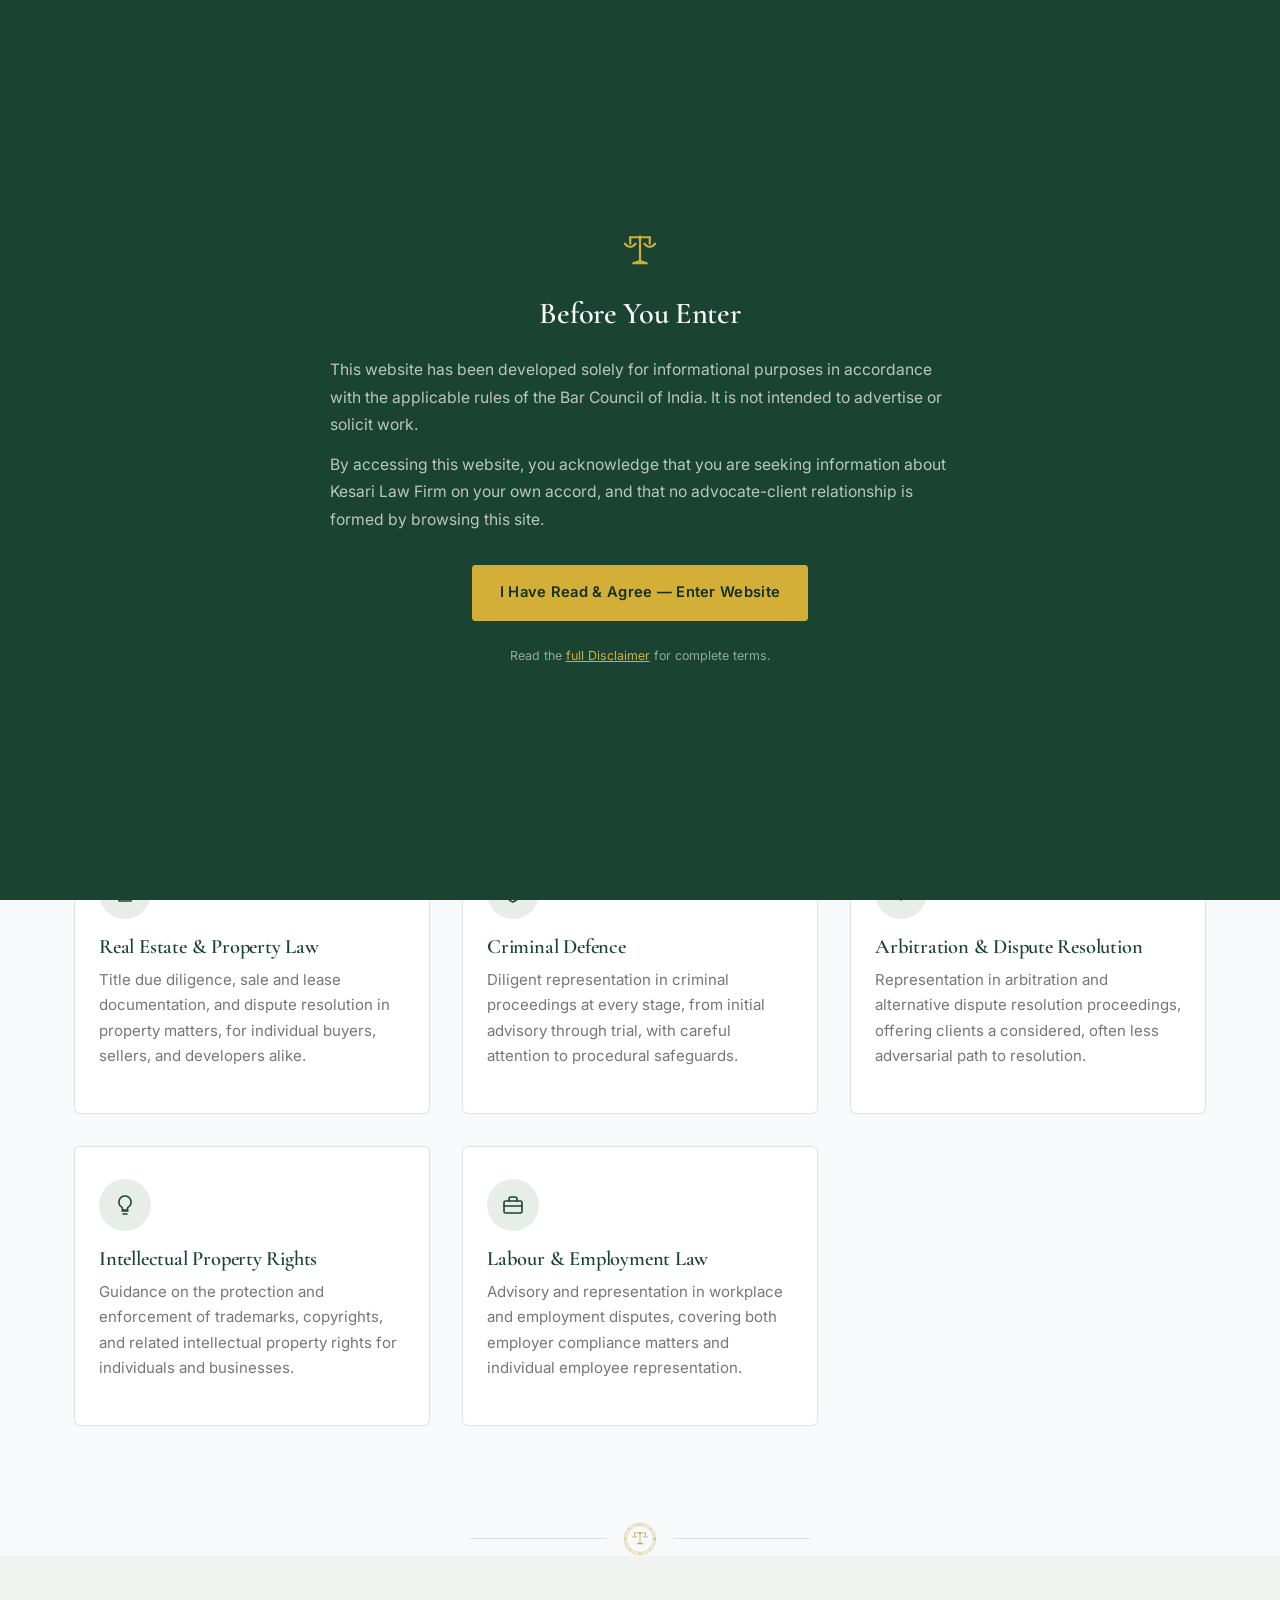
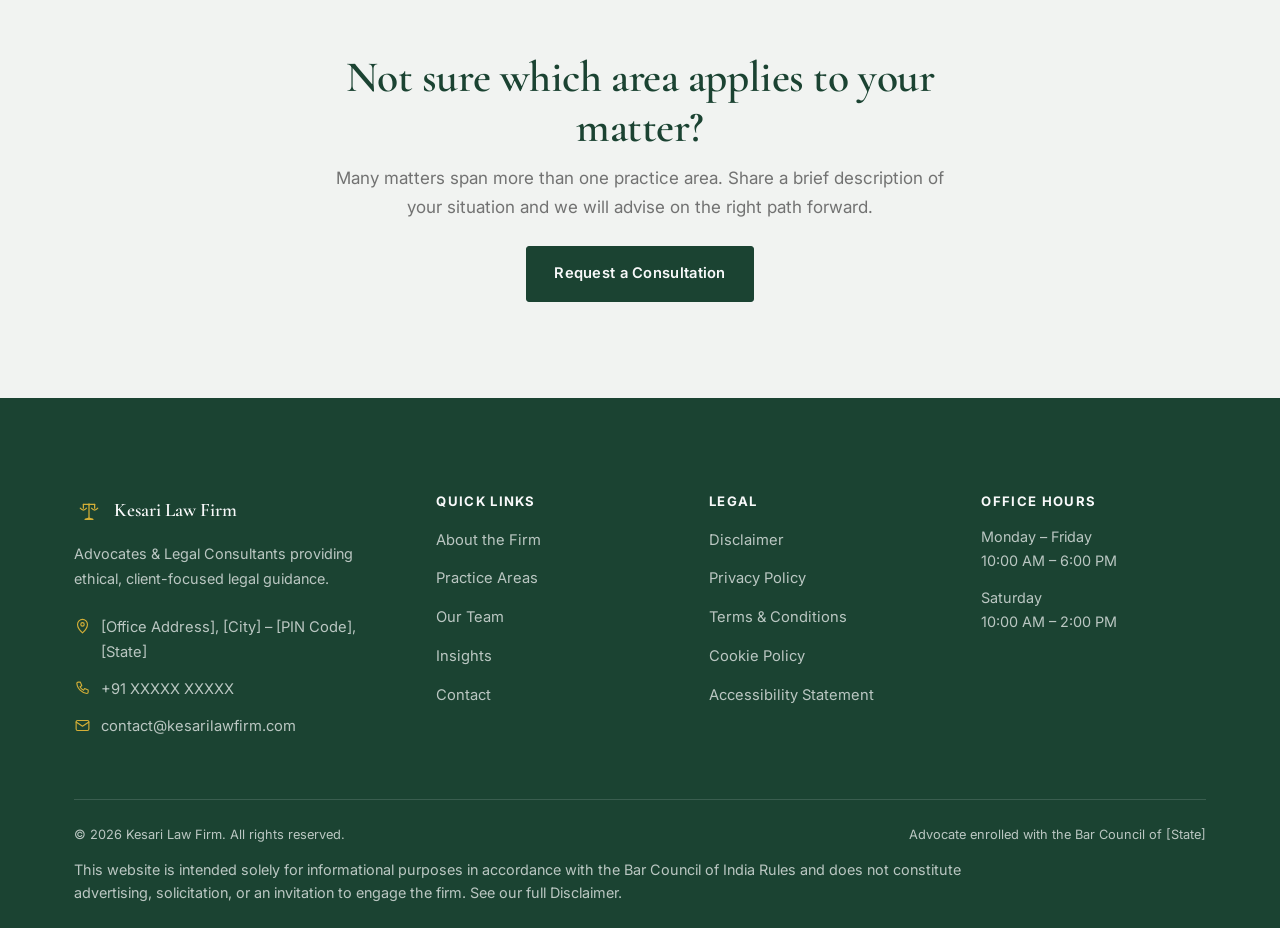
<file: practice-areas.html>
<!DOCTYPE html>
<html lang="en">
<head>
<meta charset="UTF-8">
<meta name="viewport" content="width=device-width, initial-scale=1.0">
<title>Areas of Practice | Kesari Law Firm</title>
<meta name="description" content="Kesari Law Firm provides representation across civil litigation, corporate law, family law, real estate, criminal defence, arbitration, IP, and employment law.">
<link rel="canonical" href="https://www.kesarilawfirm.com/practice-areas.html">
<meta property="og:type" content="website">
<meta property="og:site_name" content="Kesari Law Firm">
<meta property="og:title" content="Areas of Practice | Kesari Law Firm">
<meta property="og:description" content="Kesari Law Firm provides representation across civil litigation, corporate law, family law, real estate, criminal defence, arbitration, IP, and employment law.">
<meta property="og:url" content="https://www.kesarilawfirm.com/practice-areas.html">
<meta property="og:image" content="https://www.kesarilawfirm.com/assets/og-image.jpg">
<meta property="og:locale" content="en_IN">
<meta name="twitter:card" content="summary_large_image">
<meta name="twitter:title" content="Areas of Practice | Kesari Law Firm">
<meta name="twitter:description" content="Kesari Law Firm provides representation across civil litigation, corporate law, family law, real estate, criminal defence, arbitration, IP, and employment law.">
<meta name="twitter:image" content="https://www.kesarilawfirm.com/assets/og-image.jpg">
<script type="application/ld+json">
{
  "@context": "https://schema.org",
  "@type": "LegalService",
  "name": "Kesari Law Firm",
  "url": "https://www.kesarilawfirm.com/",
  "image": "https://www.kesarilawfirm.com/assets/og-image.jpg",
  "telephone": "+91-XXXXXXXXXX",
  "email": "contact@kesarilawfirm.com",
  "address": {
    "@type": "PostalAddress",
    "streetAddress": "[Office Address Line]",
    "addressLocality": "[City]",
    "addressRegion": "[State]",
    "postalCode": "[PIN Code]",
    "addressCountry": "IN"
  },
  "areaServed": "IN",
  "openingHoursSpecification": [
    { "@type": "OpeningHoursSpecification", "dayOfWeek": ["Monday","Tuesday","Wednesday","Thursday","Friday"], "opens": "10:00", "closes": "18:00" },
    { "@type": "OpeningHoursSpecification", "dayOfWeek": ["Saturday"], "opens": "10:00", "closes": "14:00" }
  ],
  "founder": { "@type": "Person", "name": "Kalinga Mohapatra", "jobTitle": "Founder & Managing Partner" }
}
</script>
<link rel="icon" type="image/svg+xml" href="favicon.svg">
<link rel="preconnect" href="https://fonts.googleapis.com">
<link rel="preconnect" href="https://fonts.gstatic.com" crossorigin>
<link href="https://fonts.googleapis.com/css2?family=Cormorant+Garamond:ital,wght@0,500;0,600;0,700;1,500&amp;family=Inter:wght@400;500;600;700&amp;display=swap" rel="stylesheet">
<link rel="stylesheet" href="css/styles.css">
</head>
<body>

<a href="#main" class="skip-link">Skip to main content</a>

<input type="checkbox" id="disclaimer-toggle" class="disclaimer-toggle">
<div class="disclaimer-overlay" role="dialog" aria-modal="true" aria-labelledby="disclaimer-title">
  <div class="disclaimer-box">
    <svg class="brand__mark" viewBox="0 0 48 48" fill="none" stroke="currentColor" stroke-width="2" stroke-linecap="round" stroke-linejoin="round" aria-hidden="true">
      <line x1="24" y1="15" x2="24" y2="37"/><circle cx="24" cy="15" r="1.6" fill="currentColor" stroke="none"/>
        <line x1="15" y1="15" x2="33" y2="15"/><line x1="15" y1="15" x2="15" y2="21"/><path d="M10 21 Q15 27 20 21"/>
        <line x1="33" y1="15" x2="33" y2="21"/><path d="M28 21 Q33 27 38 21"/>
        <line x1="18" y1="39" x2="30" y2="39"/><path d="M24 37 L18 39 M24 37 L30 39"/>
    </svg>
    <h2 id="disclaimer-title">Before You Enter</h2>
    <p>This website has been developed solely for informational purposes in accordance with the applicable rules of the Bar Council of India. It is not intended to advertise or solicit work.</p>
    <p>By accessing this website, you acknowledge that you are seeking information about Kesari Law Firm on your own accord, and that no advocate-client relationship is formed by browsing this site.</p>
    <div class="btn-row">
      <label for="disclaimer-toggle" class="btn btn--gold">I Have Read &amp; Agree — Enter Website</label>
    </div>
    <p class="fine">Read the <a href="disclaimer.html">full Disclaimer</a> for complete terms.</p>
  </div>
</div>

<header class="site-header">
  <input type="checkbox" id="nav-toggle" class="nav-toggle-checkbox">
  <nav class="nav" aria-label="Primary">
    <a href="index.html" class="brand">
      <svg class="brand__mark" viewBox="0 0 48 48" fill="none" stroke="currentColor" stroke-width="2" stroke-linecap="round" stroke-linejoin="round" aria-hidden="true">
        <line x1="24" y1="15" x2="24" y2="37"/><circle cx="24" cy="15" r="1.6" fill="currentColor" stroke="none"/>
        <line x1="15" y1="15" x2="33" y2="15"/><line x1="15" y1="15" x2="15" y2="21"/><path d="M10 21 Q15 27 20 21"/>
        <line x1="33" y1="15" x2="33" y2="21"/><path d="M28 21 Q33 27 38 21"/>
        <line x1="18" y1="39" x2="30" y2="39"/><path d="M24 37 L18 39 M24 37 L30 39"/>
      </svg>
      <span>
        <span class="brand__word">Kesari Law Firm</span>
        <span class="brand__tagline">Advocates &amp; Legal Consultants</span>
      </span>
    </a>
    <div class="nav__right">
      <div class="nav__links">
        <a href="index.html">Home</a>
        <a href="about.html">About</a>
        <a href="practice-areas.html" aria-current="page">Practice Areas</a>
        <a href="team.html">Team</a>
        <a href="insights.html">Insights</a>
        <a href="contact.html">Contact</a>
        <a href="contact.html" class="btn btn--outline nav__cta">Request Consultation</a>
      </div>
      <label for="nav-toggle" class="hamburger" aria-label="Toggle menu"><span></span><span></span><span></span></label>
    </div>
  </nav>
  <div class="mobile-nav-panel">
    <div class="mobile-nav-panel__inner">
      <a href="index.html">Home</a>
      <a href="about.html">About</a>
      <a href="practice-areas.html">Practice Areas</a>
      <a href="team.html">Team</a>
      <a href="insights.html">Insights</a>
      <a href="contact.html">Contact</a>
      <a href="contact.html" class="btn btn--gold">Request Consultation</a>
    </div>
  </div>
</header>


<main id="main">

  <div class="page-header">
    <div class="container">
      <p class="eyebrow">Practice Areas</p>
      <h1>Areas of Practice</h1>
      <p>Considered representation across the matters that affect individuals, families, and businesses most.</p>
    </div>
  </div>

  <section class="section">
    <div class="container">
      <div class="grid grid-3">
        <div class="card--practice" id="area-1">
          <span class="icon-badge"><svg viewBox="0 0 24 24" fill="none" stroke="currentColor" stroke-width="1.6" stroke-linecap="round" stroke-linejoin="round" aria-hidden="true"><rect x="13.5" y="2.5" width="4" height="9" rx="0.5" transform="rotate(45 15.5 7)"/><line x1="11" y1="9.5" x2="6" y2="14.5"/><line x1="9" y1="7.5" x2="4" y2="12.5"/><line x1="3" y1="20" x2="13" y2="20"/></svg></span>
          <h3>Civil Litigation</h3>
          <p>Representation in civil disputes before trial and appellate courts, including contractual, property, and recovery matters. We focus on clear case strategy and realistic guidance at every stage of the proceeding.</p>
        </div>
        <div class="card--practice" id="area-2">
          <span class="icon-badge"><svg viewBox="0 0 24 24" fill="none" stroke="currentColor" stroke-width="1.6" stroke-linecap="round" stroke-linejoin="round" aria-hidden="true"><path d="M7 3h7l4 4v14H7z"/><path d="M14 3v4h4"/><path d="M9.5 12h5M9.5 15.5h5"/></svg></span>
          <h3>Corporate &amp; Commercial Law</h3>
          <p>Advisory and documentation support for businesses, including incorporation guidance, commercial contracts, compliance matters, and general corporate advisory for growing enterprises.</p>
        </div>
        <div class="card--practice" id="area-3">
          <span class="icon-badge"><svg viewBox="0 0 24 24" fill="none" stroke="currentColor" stroke-width="1.6" stroke-linecap="round" stroke-linejoin="round" aria-hidden="true"><circle cx="9" cy="7" r="3"/><circle cx="17" cy="9" r="2.2"/><path d="M4 20c0-3.3 2.2-5.5 5-5.5s5 2.2 5 5.5M14.5 20c0-2.3 1.3-4 3.5-4.3"/></svg></span>
          <h3>Family &amp; Matrimonial Matters</h3>
          <p>Considered, sensitive guidance in matrimonial disputes, divorce proceedings, custody matters, and family settlements &mdash; handled with the discretion these matters require.</p>
        </div>
        <div class="card--practice" id="area-4">
          <span class="icon-badge"><svg viewBox="0 0 24 24" fill="none" stroke="currentColor" stroke-width="1.6" stroke-linecap="round" stroke-linejoin="round" aria-hidden="true"><path d="M4 11l8-7 8 7"/><path d="M6 10v10h12V10"/></svg></span>
          <h3>Real Estate &amp; Property Law</h3>
          <p>Title due diligence, sale and lease documentation, and dispute resolution in property matters, for individual buyers, sellers, and developers alike.</p>
        </div>
        <div class="card--practice" id="area-5">
          <span class="icon-badge"><svg viewBox="0 0 24 24" fill="none" stroke="currentColor" stroke-width="1.6" stroke-linecap="round" stroke-linejoin="round" aria-hidden="true"><path d="M12 3l7 3v6c0 4.5-3 7.5-7 9-4-1.5-7-4.5-7-9V6l7-3z"/></svg></span>
          <h3>Criminal Defence</h3>
          <p>Diligent representation in criminal proceedings at every stage, from initial advisory through trial, with careful attention to procedural safeguards.</p>
        </div>
        <div class="card--practice" id="area-6">
          <span class="icon-badge"><svg viewBox="0 0 24 24" fill="none" stroke="currentColor" stroke-width="1.6" stroke-linecap="round" stroke-linejoin="round" aria-hidden="true"><line x1="12" y1="5" x2="12" y2="19"/><circle cx="12" cy="5" r="1.4" fill="currentColor" stroke="none"/><line x1="5" y1="5" x2="19" y2="5"/><line x1="5" y1="5" x2="5" y2="10"/><path d="M2 10 Q5 15 8 10"/><line x1="19" y1="5" x2="19" y2="10"/><path d="M16 10 Q19 15 22 10"/></svg></span>
          <h3>Arbitration &amp; Dispute Resolution</h3>
          <p>Representation in arbitration and alternative dispute resolution proceedings, offering clients a considered, often less adversarial path to resolution.</p>
        </div>
        <div class="card--practice" id="area-7">
          <span class="icon-badge"><svg viewBox="0 0 24 24" fill="none" stroke="currentColor" stroke-width="1.6" stroke-linecap="round" stroke-linejoin="round" aria-hidden="true"><path d="M9 18h6M10 21h4"/><path d="M12 3a6 6 0 0 0-3.5 10.9c.6.4 1 1.1 1 1.9V17h5v-1.2c0-.8.4-1.5 1-1.9A6 6 0 0 0 12 3z"/></svg></span>
          <h3>Intellectual Property Rights</h3>
          <p>Guidance on the protection and enforcement of trademarks, copyrights, and related intellectual property rights for individuals and businesses.</p>
        </div>
        <div class="card--practice" id="area-8">
          <span class="icon-badge"><svg viewBox="0 0 24 24" fill="none" stroke="currentColor" stroke-width="1.6" stroke-linecap="round" stroke-linejoin="round" aria-hidden="true"><rect x="3" y="8" width="18" height="12" rx="1.5"/><path d="M8 8V6a2 2 0 0 1 2-2h4a2 2 0 0 1 2 2v2M3 13h18"/></svg></span>
          <h3>Labour &amp; Employment Law</h3>
          <p>Advisory and representation in workplace and employment disputes, covering both employer compliance matters and individual employee representation.</p>
        </div>
      </div>
    </div>
  </section>

  <div class="seal-divider"><span class="line"></span>
    <svg class="mark" viewBox="0 0 100 100" fill="none" stroke="currentColor" stroke-linecap="round" stroke-linejoin="round" aria-hidden="true">
      <circle cx="50" cy="50" r="46" stroke-width="1.25"/><circle cx="50" cy="50" r="40" stroke-width="1"/>
      <g stroke-width="1.25"><line x1="90" y1="50" x2="94" y2="50"/><line x1="78.28" y1="78.28" x2="81.11" y2="81.11"/><line x1="50" y1="90" x2="50" y2="94"/><line x1="21.72" y1="78.28" x2="18.89" y2="81.11"/><line x1="10" y1="50" x2="6" y2="50"/><line x1="21.72" y1="21.72" x2="18.89" y2="18.89"/><line x1="50" y1="10" x2="50" y2="6"/><line x1="78.28" y1="21.72" x2="81.11" y2="18.89"/></g>
      <g stroke-width="1.75"><line x1="50" y1="32" x2="50" y2="62"/><circle cx="50" cy="32" r="2.3" fill="currentColor" stroke="none"/><line x1="34" y1="32" x2="66" y2="32"/><line x1="34" y1="32" x2="34" y2="42"/><path d="M27 42 Q34 50 41 42"/><line x1="66" y1="32" x2="66" y2="42"/><path d="M59 42 Q66 50 73 42"/><line x1="42" y1="64" x2="58" y2="64"/><path d="M50 62 L42 64 M50 62 L58 64"/></g>
    </svg>
  <span class="line"></span></div>

  <section class="section section--alt">
    <div class="container text-center max-w-content mx-auto">
      <h2>Not sure which area applies to your matter?</h2>
      <p class="mt-2">Many matters span more than one practice area. Share a brief description of your situation and we will advise on the right path forward.</p>
      <div class="btn-row" style="justify-content:center;"><a href="contact.html" class="btn btn--primary mt-4">Request a Consultation</a></div>
    </div>
  </section>

</main>

<footer class="site-footer">
  <div class="container">
    <div class="footer__top">
      <div>
        <div class="footer__brand">
          <svg viewBox="0 0 48 48" fill="none" stroke="currentColor" stroke-width="2" stroke-linecap="round" stroke-linejoin="round" aria-hidden="true">
            <line x1="24" y1="15" x2="24" y2="37"/><circle cx="24" cy="15" r="1.6" fill="currentColor" stroke="none"/>
        <line x1="15" y1="15" x2="33" y2="15"/><line x1="15" y1="15" x2="15" y2="21"/><path d="M10 21 Q15 27 20 21"/>
        <line x1="33" y1="15" x2="33" y2="21"/><path d="M28 21 Q33 27 38 21"/>
        <line x1="18" y1="39" x2="30" y2="39"/><path d="M24 37 L18 39 M24 37 L30 39"/>
          </svg>
          <span>Kesari Law Firm</span>
        </div>
        <p>Advocates &amp; Legal Consultants providing ethical, client-focused legal guidance.</p>
        <div class="mt-4">
          <div class="footer__contact-item">
            <svg viewBox="0 0 24 24" fill="none" stroke="currentColor" stroke-width="1.6" stroke-linecap="round" stroke-linejoin="round" aria-hidden="true"><path d="M12 21s7-6.5 7-12a7 7 0 0 0-14 0c0 5.5 7 12 7 12z"/><circle cx="12" cy="9" r="2.4"/></svg>
            <span>[Office Address], [City] – [PIN Code], [State]</span>
          </div>
          <div class="footer__contact-item">
            <svg viewBox="0 0 24 24" fill="none" stroke="currentColor" stroke-width="1.6" stroke-linecap="round" stroke-linejoin="round" aria-hidden="true"><path d="M6 3h3l2 5-2.5 1.5a11 11 0 0 0 5 5L15 12l5 2v3a2 2 0 0 1-2 2A16 16 0 0 1 4 5a2 2 0 0 1 2-2z"/></svg>
            <span><a href="tel:+91XXXXXXXXXX">+91 XXXXX XXXXX</a></span>
          </div>
          <div class="footer__contact-item">
            <svg viewBox="0 0 24 24" fill="none" stroke="currentColor" stroke-width="1.6" stroke-linecap="round" stroke-linejoin="round" aria-hidden="true"><rect x="3" y="5" width="18" height="14" rx="2"/><path d="M3 7l9 6 9-6"/></svg>
            <span><a href="mailto:contact@kesarilawfirm.com">contact@kesarilawfirm.com</a></span>
          </div>
        </div>
      </div>
      <div class="footer__col">
        <h4>Quick Links</h4>
        <ul>
          <li><a href="about.html">About the Firm</a></li>
          <li><a href="practice-areas.html">Practice Areas</a></li>
          <li><a href="team.html">Our Team</a></li>
          <li><a href="insights.html">Insights</a></li>
          <li><a href="contact.html">Contact</a></li>
        </ul>
      </div>
      <div class="footer__col">
        <h4>Legal</h4>
        <ul>
          <li><a href="disclaimer.html">Disclaimer</a></li>
          <li><a href="privacy-policy.html">Privacy Policy</a></li>
          <li><a href="terms-conditions.html">Terms &amp; Conditions</a></li>
          <li><a href="cookie-policy.html">Cookie Policy</a></li>
          <li><a href="accessibility-statement.html">Accessibility Statement</a></li>
        </ul>
      </div>
      <div class="footer__col">
        <h4>Office Hours</h4>
        <p>Monday – Friday<br>10:00 AM – 6:00 PM</p>
        <p class="mt-2">Saturday<br>10:00 AM – 2:00 PM</p>
      </div>
    </div>
    <div class="footer__bottom">
      <span>© <span data-year>2026</span> Kesari Law Firm. All rights reserved.</span>
      <span>Advocate enrolled with the Bar Council of [State]</span>
    </div>
    <p class="footer__disclaimer-line">This website is intended solely for informational purposes in accordance with the Bar Council of India Rules and does not constitute advertising, solicitation, or an invitation to engage the firm. See our full <a href="disclaimer.html">Disclaimer</a>.</p>
  </div>
</footer>


<script src="js/main.js"></script>

</body>
</html>
</file>
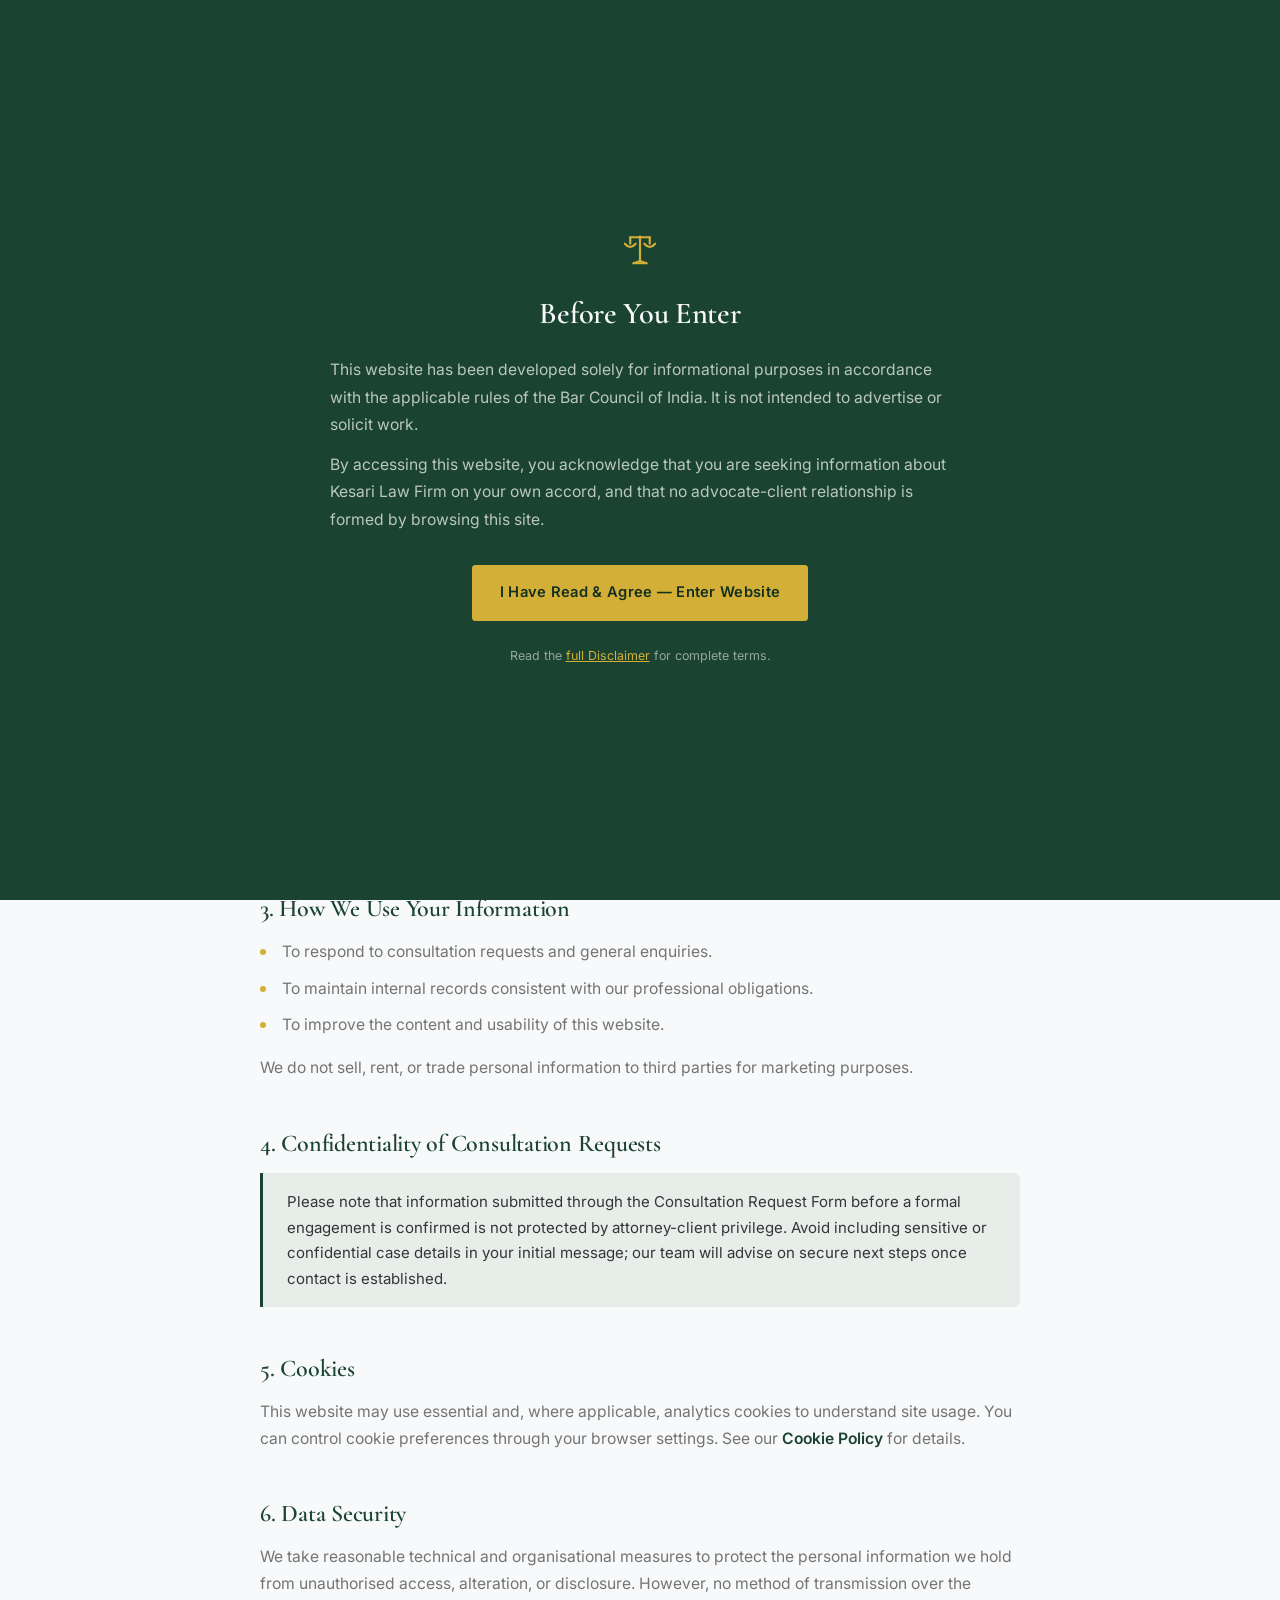
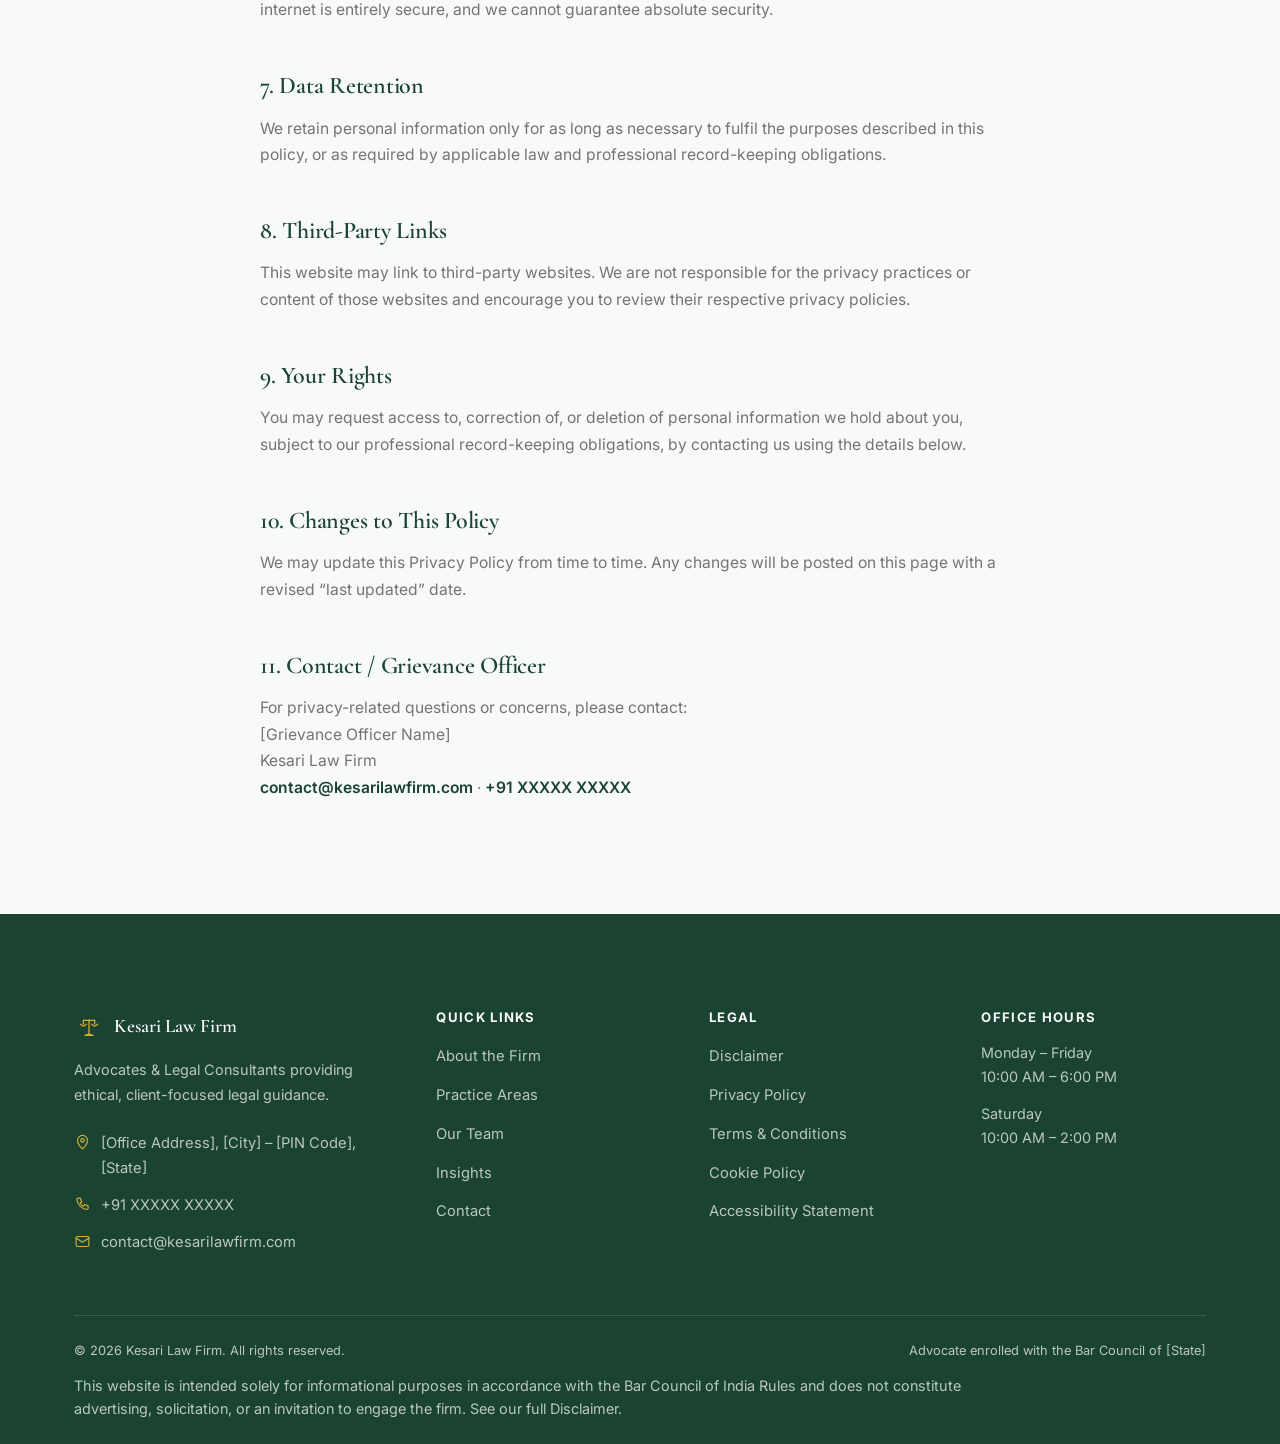
<file: privacy-policy.html>
<!DOCTYPE html>
<html lang="en">
<head>
<meta charset="UTF-8">
<meta name="viewport" content="width=device-width, initial-scale=1.0">
<title>Privacy Policy | Kesari Law Firm</title>
<meta name="description" content="Read the Kesari Law Firm Privacy Policy to understand what information we collect through this website, how it is used, and your rights.">
<link rel="canonical" href="https://www.kesarilawfirm.com/privacy-policy.html">
<meta property="og:type" content="website">
<meta property="og:site_name" content="Kesari Law Firm">
<meta property="og:title" content="Privacy Policy | Kesari Law Firm">
<meta property="og:description" content="Read the Kesari Law Firm Privacy Policy to understand what information we collect through this website, how it is used, and your rights.">
<meta property="og:url" content="https://www.kesarilawfirm.com/privacy-policy.html">
<meta property="og:image" content="https://www.kesarilawfirm.com/assets/og-image.jpg">
<meta property="og:locale" content="en_IN">
<meta name="twitter:card" content="summary_large_image">
<meta name="twitter:title" content="Privacy Policy | Kesari Law Firm">
<meta name="twitter:description" content="Read the Kesari Law Firm Privacy Policy to understand what information we collect through this website, how it is used, and your rights.">
<meta name="twitter:image" content="https://www.kesarilawfirm.com/assets/og-image.jpg">
<script type="application/ld+json">
{
  "@context": "https://schema.org",
  "@type": "LegalService",
  "name": "Kesari Law Firm",
  "url": "https://www.kesarilawfirm.com/",
  "image": "https://www.kesarilawfirm.com/assets/og-image.jpg",
  "telephone": "+91-XXXXXXXXXX",
  "email": "contact@kesarilawfirm.com",
  "address": {
    "@type": "PostalAddress",
    "streetAddress": "[Office Address Line]",
    "addressLocality": "[City]",
    "addressRegion": "[State]",
    "postalCode": "[PIN Code]",
    "addressCountry": "IN"
  },
  "areaServed": "IN",
  "openingHoursSpecification": [
    { "@type": "OpeningHoursSpecification", "dayOfWeek": ["Monday","Tuesday","Wednesday","Thursday","Friday"], "opens": "10:00", "closes": "18:00" },
    { "@type": "OpeningHoursSpecification", "dayOfWeek": ["Saturday"], "opens": "10:00", "closes": "14:00" }
  ],
  "founder": { "@type": "Person", "name": "Kalinga Mohapatra", "jobTitle": "Founder & Managing Partner" }
}
</script>
<link rel="icon" type="image/svg+xml" href="favicon.svg">
<link rel="preconnect" href="https://fonts.googleapis.com">
<link rel="preconnect" href="https://fonts.gstatic.com" crossorigin>
<link href="https://fonts.googleapis.com/css2?family=Cormorant+Garamond:ital,wght@0,500;0,600;0,700;1,500&amp;family=Inter:wght@400;500;600;700&amp;display=swap" rel="stylesheet">
<link rel="stylesheet" href="css/styles.css">
</head>
<body>

<a href="#main" class="skip-link">Skip to main content</a>

<input type="checkbox" id="disclaimer-toggle" class="disclaimer-toggle">
<div class="disclaimer-overlay" role="dialog" aria-modal="true" aria-labelledby="disclaimer-title">
  <div class="disclaimer-box">
    <svg class="brand__mark" viewBox="0 0 48 48" fill="none" stroke="currentColor" stroke-width="2" stroke-linecap="round" stroke-linejoin="round" aria-hidden="true">
      <line x1="24" y1="15" x2="24" y2="37"/><circle cx="24" cy="15" r="1.6" fill="currentColor" stroke="none"/>
        <line x1="15" y1="15" x2="33" y2="15"/><line x1="15" y1="15" x2="15" y2="21"/><path d="M10 21 Q15 27 20 21"/>
        <line x1="33" y1="15" x2="33" y2="21"/><path d="M28 21 Q33 27 38 21"/>
        <line x1="18" y1="39" x2="30" y2="39"/><path d="M24 37 L18 39 M24 37 L30 39"/>
    </svg>
    <h2 id="disclaimer-title">Before You Enter</h2>
    <p>This website has been developed solely for informational purposes in accordance with the applicable rules of the Bar Council of India. It is not intended to advertise or solicit work.</p>
    <p>By accessing this website, you acknowledge that you are seeking information about Kesari Law Firm on your own accord, and that no advocate-client relationship is formed by browsing this site.</p>
    <div class="btn-row">
      <label for="disclaimer-toggle" class="btn btn--gold">I Have Read &amp; Agree — Enter Website</label>
    </div>
    <p class="fine">Read the <a href="disclaimer.html">full Disclaimer</a> for complete terms.</p>
  </div>
</div>

<header class="site-header">
  <input type="checkbox" id="nav-toggle" class="nav-toggle-checkbox">
  <nav class="nav" aria-label="Primary">
    <a href="index.html" class="brand">
      <svg class="brand__mark" viewBox="0 0 48 48" fill="none" stroke="currentColor" stroke-width="2" stroke-linecap="round" stroke-linejoin="round" aria-hidden="true">
        <line x1="24" y1="15" x2="24" y2="37"/><circle cx="24" cy="15" r="1.6" fill="currentColor" stroke="none"/>
        <line x1="15" y1="15" x2="33" y2="15"/><line x1="15" y1="15" x2="15" y2="21"/><path d="M10 21 Q15 27 20 21"/>
        <line x1="33" y1="15" x2="33" y2="21"/><path d="M28 21 Q33 27 38 21"/>
        <line x1="18" y1="39" x2="30" y2="39"/><path d="M24 37 L18 39 M24 37 L30 39"/>
      </svg>
      <span>
        <span class="brand__word">Kesari Law Firm</span>
        <span class="brand__tagline">Advocates &amp; Legal Consultants</span>
      </span>
    </a>
    <div class="nav__right">
      <div class="nav__links">
        <a href="index.html">Home</a>
        <a href="about.html">About</a>
        <a href="practice-areas.html">Practice Areas</a>
        <a href="team.html">Team</a>
        <a href="insights.html">Insights</a>
        <a href="contact.html">Contact</a>
        <a href="contact.html" class="btn btn--outline nav__cta">Request Consultation</a>
      </div>
      <label for="nav-toggle" class="hamburger" aria-label="Toggle menu"><span></span><span></span><span></span></label>
    </div>
  </nav>
  <div class="mobile-nav-panel">
    <div class="mobile-nav-panel__inner">
      <a href="index.html">Home</a>
      <a href="about.html">About</a>
      <a href="practice-areas.html">Practice Areas</a>
      <a href="team.html">Team</a>
      <a href="insights.html">Insights</a>
      <a href="contact.html">Contact</a>
      <a href="contact.html" class="btn btn--gold">Request Consultation</a>
    </div>
  </div>
</header>


<main id="main">

  <div class="page-header">
    <div class="container">
      <p class="eyebrow">Legal</p>
      <h1>Privacy Policy</h1>
      <p>How Kesari Law Firm collects, uses, and protects information gathered through this website.</p>
    </div>
  </div>
  <section class="section">
    <div class="container">
      <div class="policy-content">
        <p class="updated">Last updated: August 2026</p>

        <h2>1. Introduction</h2>
        <p>Kesari Law Firm (&ldquo;we&rdquo;, &ldquo;us&rdquo;, or &ldquo;the firm&rdquo;) respects the privacy of visitors to this website. This Privacy Policy explains what information we collect, how we use it, and the choices available to you.</p>

        <h2>2. Information We Collect</h2>
        <ul>
          <li><strong>Information you provide:</strong> name, phone number, email address, and any details you choose to share through our Consultation Request Form.</li>
          <li><strong>Automatically collected information:</strong> standard technical data such as browser type, device type, and pages visited, typically gathered through cookies (see our <a class="link" href="cookie-policy.html">Cookie Policy</a>).</li>
        </ul>

        <h2>3. How We Use Your Information</h2>
        <ul>
          <li>To respond to consultation requests and general enquiries.</li>
          <li>To maintain internal records consistent with our professional obligations.</li>
          <li>To improve the content and usability of this website.</li>
        </ul>
        <p>We do not sell, rent, or trade personal information to third parties for marketing purposes.</p>

        <h2>4. Confidentiality of Consultation Requests</h2>
        <div class="callout">
          <p>Please note that information submitted through the Consultation Request Form before a formal engagement is confirmed is not protected by attorney-client privilege. Avoid including sensitive or confidential case details in your initial message; our team will advise on secure next steps once contact is established.</p>
        </div>

        <h2>5. Cookies</h2>
        <p>This website may use essential and, where applicable, analytics cookies to understand site usage. You can control cookie preferences through your browser settings. See our <a class="link" href="cookie-policy.html">Cookie Policy</a> for details.</p>

        <h2>6. Data Security</h2>
        <p>We take reasonable technical and organisational measures to protect the personal information we hold from unauthorised access, alteration, or disclosure. However, no method of transmission over the internet is entirely secure, and we cannot guarantee absolute security.</p>

        <h2>7. Data Retention</h2>
        <p>We retain personal information only for as long as necessary to fulfil the purposes described in this policy, or as required by applicable law and professional record-keeping obligations.</p>

        <h2>8. Third-Party Links</h2>
        <p>This website may link to third-party websites. We are not responsible for the privacy practices or content of those websites and encourage you to review their respective privacy policies.</p>

        <h2>9. Your Rights</h2>
        <p>You may request access to, correction of, or deletion of personal information we hold about you, subject to our professional record-keeping obligations, by contacting us using the details below.</p>

        <h2>10. Changes to This Policy</h2>
        <p>We may update this Privacy Policy from time to time. Any changes will be posted on this page with a revised &ldquo;last updated&rdquo; date.</p>

        <h2>11. Contact / Grievance Officer</h2>
        <p>For privacy-related questions or concerns, please contact:<br>
        [Grievance Officer Name]<br>
        Kesari Law Firm<br>
        <a class="link" href="mailto:contact@kesarilawfirm.com">contact@kesarilawfirm.com</a> &middot; <a class="link" href="tel:+91XXXXXXXXXX">+91 XXXXX XXXXX</a></p>

      </div>
    </div>
  </section>

</main>

<footer class="site-footer">
  <div class="container">
    <div class="footer__top">
      <div>
        <div class="footer__brand">
          <svg viewBox="0 0 48 48" fill="none" stroke="currentColor" stroke-width="2" stroke-linecap="round" stroke-linejoin="round" aria-hidden="true">
            <line x1="24" y1="15" x2="24" y2="37"/><circle cx="24" cy="15" r="1.6" fill="currentColor" stroke="none"/>
        <line x1="15" y1="15" x2="33" y2="15"/><line x1="15" y1="15" x2="15" y2="21"/><path d="M10 21 Q15 27 20 21"/>
        <line x1="33" y1="15" x2="33" y2="21"/><path d="M28 21 Q33 27 38 21"/>
        <line x1="18" y1="39" x2="30" y2="39"/><path d="M24 37 L18 39 M24 37 L30 39"/>
          </svg>
          <span>Kesari Law Firm</span>
        </div>
        <p>Advocates &amp; Legal Consultants providing ethical, client-focused legal guidance.</p>
        <div class="mt-4">
          <div class="footer__contact-item">
            <svg viewBox="0 0 24 24" fill="none" stroke="currentColor" stroke-width="1.6" stroke-linecap="round" stroke-linejoin="round" aria-hidden="true"><path d="M12 21s7-6.5 7-12a7 7 0 0 0-14 0c0 5.5 7 12 7 12z"/><circle cx="12" cy="9" r="2.4"/></svg>
            <span>[Office Address], [City] – [PIN Code], [State]</span>
          </div>
          <div class="footer__contact-item">
            <svg viewBox="0 0 24 24" fill="none" stroke="currentColor" stroke-width="1.6" stroke-linecap="round" stroke-linejoin="round" aria-hidden="true"><path d="M6 3h3l2 5-2.5 1.5a11 11 0 0 0 5 5L15 12l5 2v3a2 2 0 0 1-2 2A16 16 0 0 1 4 5a2 2 0 0 1 2-2z"/></svg>
            <span><a href="tel:+91XXXXXXXXXX">+91 XXXXX XXXXX</a></span>
          </div>
          <div class="footer__contact-item">
            <svg viewBox="0 0 24 24" fill="none" stroke="currentColor" stroke-width="1.6" stroke-linecap="round" stroke-linejoin="round" aria-hidden="true"><rect x="3" y="5" width="18" height="14" rx="2"/><path d="M3 7l9 6 9-6"/></svg>
            <span><a href="mailto:contact@kesarilawfirm.com">contact@kesarilawfirm.com</a></span>
          </div>
        </div>
      </div>
      <div class="footer__col">
        <h4>Quick Links</h4>
        <ul>
          <li><a href="about.html">About the Firm</a></li>
          <li><a href="practice-areas.html">Practice Areas</a></li>
          <li><a href="team.html">Our Team</a></li>
          <li><a href="insights.html">Insights</a></li>
          <li><a href="contact.html">Contact</a></li>
        </ul>
      </div>
      <div class="footer__col">
        <h4>Legal</h4>
        <ul>
          <li><a href="disclaimer.html">Disclaimer</a></li>
          <li><a href="privacy-policy.html">Privacy Policy</a></li>
          <li><a href="terms-conditions.html">Terms &amp; Conditions</a></li>
          <li><a href="cookie-policy.html">Cookie Policy</a></li>
          <li><a href="accessibility-statement.html">Accessibility Statement</a></li>
        </ul>
      </div>
      <div class="footer__col">
        <h4>Office Hours</h4>
        <p>Monday – Friday<br>10:00 AM – 6:00 PM</p>
        <p class="mt-2">Saturday<br>10:00 AM – 2:00 PM</p>
      </div>
    </div>
    <div class="footer__bottom">
      <span>© <span data-year>2026</span> Kesari Law Firm. All rights reserved.</span>
      <span>Advocate enrolled with the Bar Council of [State]</span>
    </div>
    <p class="footer__disclaimer-line">This website is intended solely for informational purposes in accordance with the Bar Council of India Rules and does not constitute advertising, solicitation, or an invitation to engage the firm. See our full <a href="disclaimer.html">Disclaimer</a>.</p>
  </div>
</footer>


<script src="js/main.js"></script>

</body>
</html>
</file>
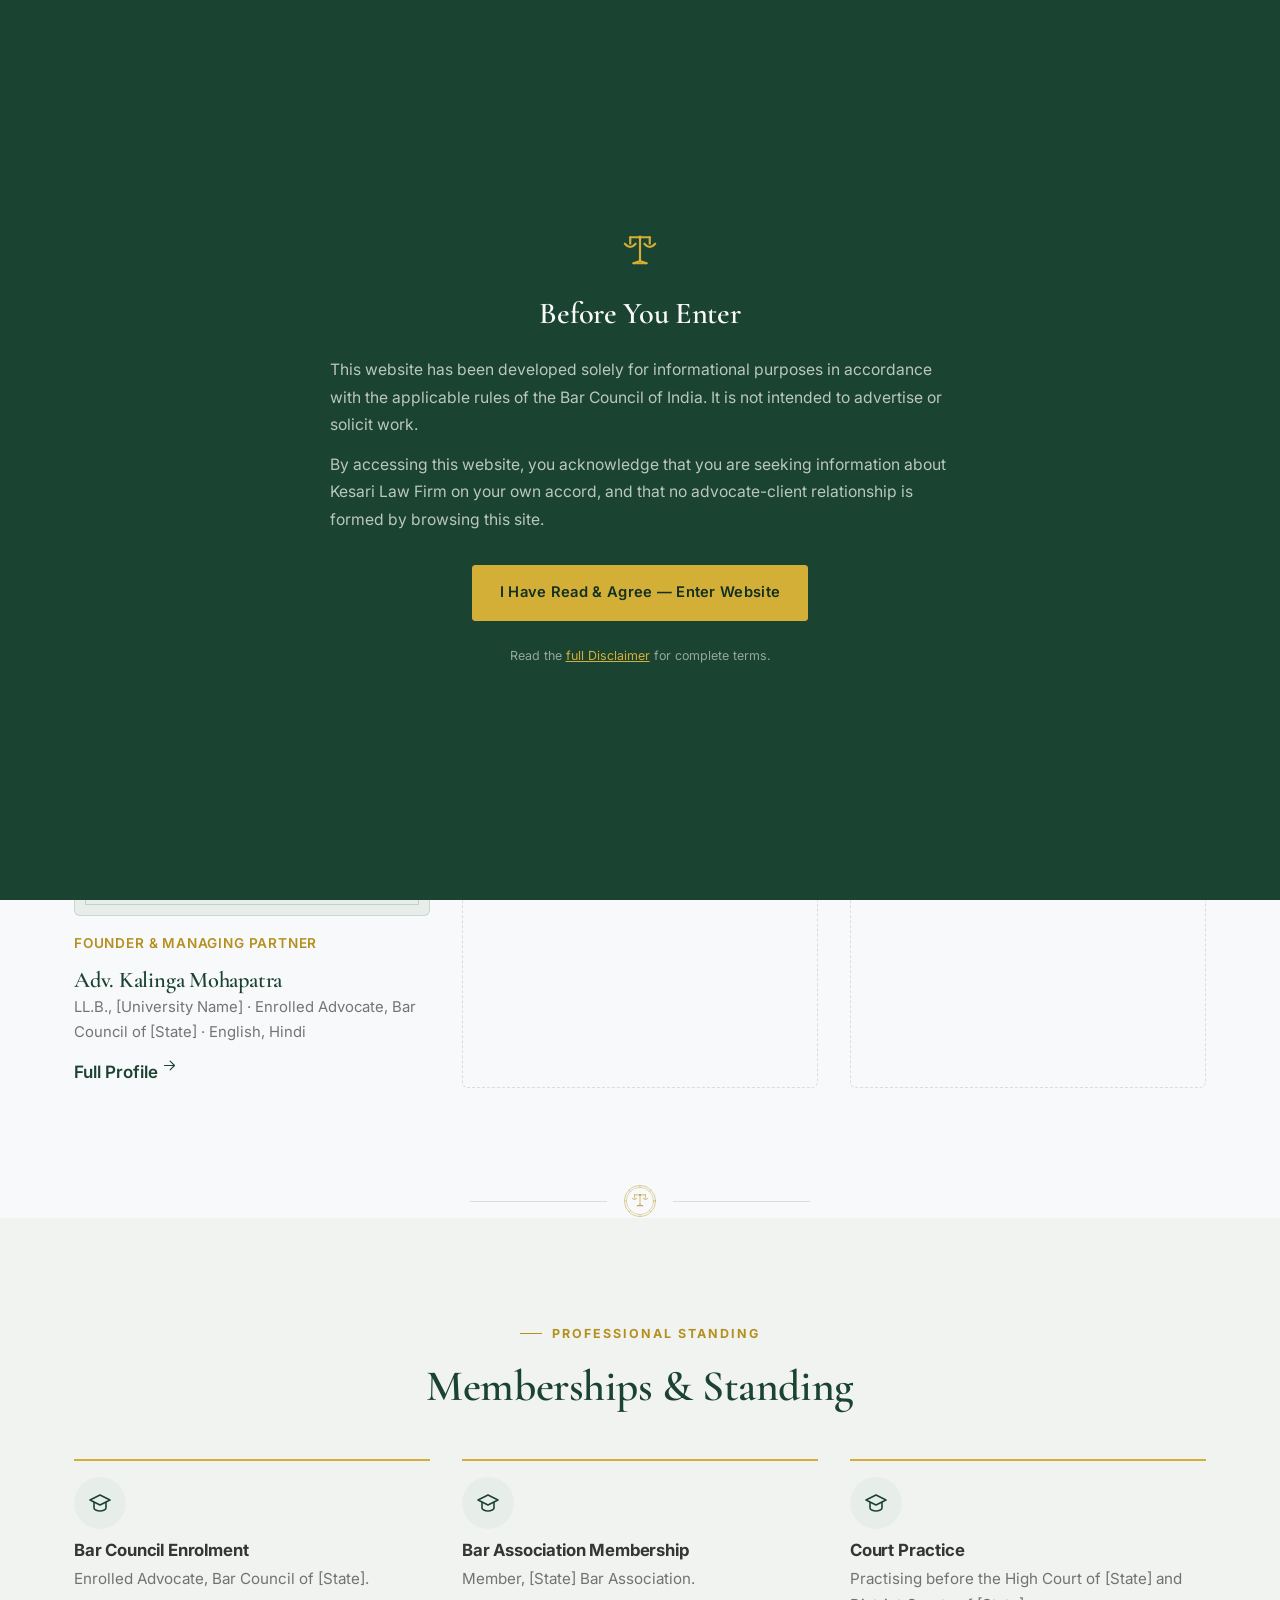
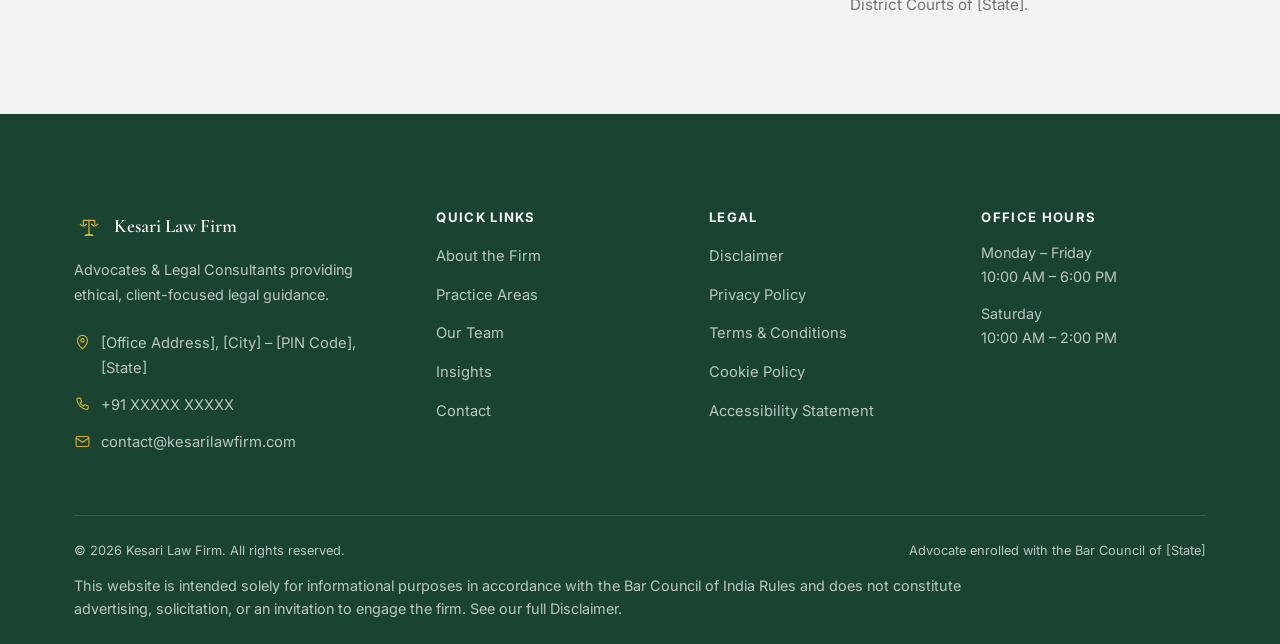
<file: team.html>
<!DOCTYPE html>
<html lang="en">
<head>
<meta charset="UTF-8">
<meta name="viewport" content="width=device-width, initial-scale=1.0">
<title>Our Team | Kesari Law Firm</title>
<meta name="description" content="Meet the team at Kesari Law Firm, led by Adv. Kalinga Mohapatra, Founder &amp; Managing Partner.">
<link rel="canonical" href="https://www.kesarilawfirm.com/team.html">
<meta property="og:type" content="website">
<meta property="og:site_name" content="Kesari Law Firm">
<meta property="og:title" content="Our Team | Kesari Law Firm">
<meta property="og:description" content="Meet the team at Kesari Law Firm, led by Adv. Kalinga Mohapatra, Founder &amp; Managing Partner.">
<meta property="og:url" content="https://www.kesarilawfirm.com/team.html">
<meta property="og:image" content="https://www.kesarilawfirm.com/assets/og-image.jpg">
<meta property="og:locale" content="en_IN">
<meta name="twitter:card" content="summary_large_image">
<meta name="twitter:title" content="Our Team | Kesari Law Firm">
<meta name="twitter:description" content="Meet the team at Kesari Law Firm, led by Adv. Kalinga Mohapatra, Founder &amp; Managing Partner.">
<meta name="twitter:image" content="https://www.kesarilawfirm.com/assets/og-image.jpg">
<script type="application/ld+json">
{
  "@context": "https://schema.org",
  "@type": "LegalService",
  "name": "Kesari Law Firm",
  "url": "https://www.kesarilawfirm.com/",
  "image": "https://www.kesarilawfirm.com/assets/og-image.jpg",
  "telephone": "+91-XXXXXXXXXX",
  "email": "contact@kesarilawfirm.com",
  "address": {
    "@type": "PostalAddress",
    "streetAddress": "[Office Address Line]",
    "addressLocality": "[City]",
    "addressRegion": "[State]",
    "postalCode": "[PIN Code]",
    "addressCountry": "IN"
  },
  "areaServed": "IN",
  "openingHoursSpecification": [
    { "@type": "OpeningHoursSpecification", "dayOfWeek": ["Monday","Tuesday","Wednesday","Thursday","Friday"], "opens": "10:00", "closes": "18:00" },
    { "@type": "OpeningHoursSpecification", "dayOfWeek": ["Saturday"], "opens": "10:00", "closes": "14:00" }
  ],
  "founder": { "@type": "Person", "name": "Kalinga Mohapatra", "jobTitle": "Founder & Managing Partner" }
}
</script>
<link rel="icon" type="image/svg+xml" href="favicon.svg">
<link rel="preconnect" href="https://fonts.googleapis.com">
<link rel="preconnect" href="https://fonts.gstatic.com" crossorigin>
<link href="https://fonts.googleapis.com/css2?family=Cormorant+Garamond:ital,wght@0,500;0,600;0,700;1,500&amp;family=Inter:wght@400;500;600;700&amp;display=swap" rel="stylesheet">
<link rel="stylesheet" href="css/styles.css">
</head>
<body>

<a href="#main" class="skip-link">Skip to main content</a>

<input type="checkbox" id="disclaimer-toggle" class="disclaimer-toggle">
<div class="disclaimer-overlay" role="dialog" aria-modal="true" aria-labelledby="disclaimer-title">
  <div class="disclaimer-box">
    <svg class="brand__mark" viewBox="0 0 48 48" fill="none" stroke="currentColor" stroke-width="2" stroke-linecap="round" stroke-linejoin="round" aria-hidden="true">
      <line x1="24" y1="15" x2="24" y2="37"/><circle cx="24" cy="15" r="1.6" fill="currentColor" stroke="none"/>
        <line x1="15" y1="15" x2="33" y2="15"/><line x1="15" y1="15" x2="15" y2="21"/><path d="M10 21 Q15 27 20 21"/>
        <line x1="33" y1="15" x2="33" y2="21"/><path d="M28 21 Q33 27 38 21"/>
        <line x1="18" y1="39" x2="30" y2="39"/><path d="M24 37 L18 39 M24 37 L30 39"/>
    </svg>
    <h2 id="disclaimer-title">Before You Enter</h2>
    <p>This website has been developed solely for informational purposes in accordance with the applicable rules of the Bar Council of India. It is not intended to advertise or solicit work.</p>
    <p>By accessing this website, you acknowledge that you are seeking information about Kesari Law Firm on your own accord, and that no advocate-client relationship is formed by browsing this site.</p>
    <div class="btn-row">
      <label for="disclaimer-toggle" class="btn btn--gold">I Have Read &amp; Agree — Enter Website</label>
    </div>
    <p class="fine">Read the <a href="disclaimer.html">full Disclaimer</a> for complete terms.</p>
  </div>
</div>

<header class="site-header">
  <input type="checkbox" id="nav-toggle" class="nav-toggle-checkbox">
  <nav class="nav" aria-label="Primary">
    <a href="index.html" class="brand">
      <svg class="brand__mark" viewBox="0 0 48 48" fill="none" stroke="currentColor" stroke-width="2" stroke-linecap="round" stroke-linejoin="round" aria-hidden="true">
        <line x1="24" y1="15" x2="24" y2="37"/><circle cx="24" cy="15" r="1.6" fill="currentColor" stroke="none"/>
        <line x1="15" y1="15" x2="33" y2="15"/><line x1="15" y1="15" x2="15" y2="21"/><path d="M10 21 Q15 27 20 21"/>
        <line x1="33" y1="15" x2="33" y2="21"/><path d="M28 21 Q33 27 38 21"/>
        <line x1="18" y1="39" x2="30" y2="39"/><path d="M24 37 L18 39 M24 37 L30 39"/>
      </svg>
      <span>
        <span class="brand__word">Kesari Law Firm</span>
        <span class="brand__tagline">Advocates &amp; Legal Consultants</span>
      </span>
    </a>
    <div class="nav__right">
      <div class="nav__links">
        <a href="index.html">Home</a>
        <a href="about.html">About</a>
        <a href="practice-areas.html">Practice Areas</a>
        <a href="team.html" aria-current="page">Team</a>
        <a href="insights.html">Insights</a>
        <a href="contact.html">Contact</a>
        <a href="contact.html" class="btn btn--outline nav__cta">Request Consultation</a>
      </div>
      <label for="nav-toggle" class="hamburger" aria-label="Toggle menu"><span></span><span></span><span></span></label>
    </div>
  </nav>
  <div class="mobile-nav-panel">
    <div class="mobile-nav-panel__inner">
      <a href="index.html">Home</a>
      <a href="about.html">About</a>
      <a href="practice-areas.html">Practice Areas</a>
      <a href="team.html">Team</a>
      <a href="insights.html">Insights</a>
      <a href="contact.html">Contact</a>
      <a href="contact.html" class="btn btn--gold">Request Consultation</a>
    </div>
  </div>
</header>


<main id="main">

  <div class="page-header">
    <div class="container">
      <p class="eyebrow">Our Team</p>
      <h1>Meet the Team</h1>
      <p>Kesari Law Firm is guided by considered, principled advocacy at every level of the practice.</p>
    </div>
  </div>

  <section class="section">
    <div class="container">
      <div class="grid grid-3">
        <div class="team-card">
          <div class="portrait-frame">
            <span class="monogram">KM</span>
            <span class="caption">Professional portrait to be added</span>
          </div>
          <span class="role">Founder &amp; Managing Partner</span>
          <h3>Adv. Kalinga Mohapatra</h3>
          <p>LL.B., [University Name] &middot; Enrolled Advocate, Bar Council of [State] &middot; English, Hindi</p>
          <a href="about.html" class="link mt-2" style="display:inline-flex;">Full Profile
            <svg viewBox="0 0 24 24" fill="none" stroke="currentColor" stroke-width="1.8" stroke-linecap="round" stroke-linejoin="round" aria-hidden="true"><path d="M4 12h16M13 5l7 7-7 7"/></svg>
          </a>
        </div>
        <div class="team-card team-card--placeholder">
          Additional team member profile &mdash; add associate advocates, of counsel, or support staff as the firm grows.
        </div>
        <div class="team-card team-card--placeholder">
          Additional team member profile &mdash; add associate advocates, of counsel, or support staff as the firm grows.
        </div>
      </div>
    </div>
  </section>

  <div class="seal-divider"><span class="line"></span>
    <svg class="mark" viewBox="0 0 100 100" fill="none" stroke="currentColor" stroke-linecap="round" stroke-linejoin="round" aria-hidden="true">
      <circle cx="50" cy="50" r="46" stroke-width="1.25"/><circle cx="50" cy="50" r="40" stroke-width="1"/>
      <g stroke-width="1.25"><line x1="90" y1="50" x2="94" y2="50"/><line x1="78.28" y1="78.28" x2="81.11" y2="81.11"/><line x1="50" y1="90" x2="50" y2="94"/><line x1="21.72" y1="78.28" x2="18.89" y2="81.11"/><line x1="10" y1="50" x2="6" y2="50"/><line x1="21.72" y1="21.72" x2="18.89" y2="18.89"/><line x1="50" y1="10" x2="50" y2="6"/><line x1="78.28" y1="21.72" x2="81.11" y2="18.89"/></g>
      <g stroke-width="1.75"><line x1="50" y1="32" x2="50" y2="62"/><circle cx="50" cy="32" r="2.3" fill="currentColor" stroke="none"/><line x1="34" y1="32" x2="66" y2="32"/><line x1="34" y1="32" x2="34" y2="42"/><path d="M27 42 Q34 50 41 42"/><line x1="66" y1="32" x2="66" y2="42"/><path d="M59 42 Q66 50 73 42"/><line x1="42" y1="64" x2="58" y2="64"/><path d="M50 62 L42 64 M50 62 L58 64"/></g>
    </svg>
  <span class="line"></span></div>

  <section class="section section--alt">
    <div class="container">
      <div class="text-center max-w-content mx-auto mb-6">
        <p class="eyebrow" style="justify-content:center;">Professional Standing</p>
        <h2>Memberships &amp; Standing</h2>
      </div>
      <div class="grid grid-3">
        <div class="pillar">
          <span class="icon-badge"><svg viewBox="0 0 24 24" fill="none" stroke="currentColor" stroke-width="1.6" stroke-linecap="round" stroke-linejoin="round" aria-hidden="true"><path d="M12 4L2 9l10 5 10-5-10-5z"/><path d="M6 11.5V17c0 1.5 2.7 3 6 3s6-1.5 6-3v-5.5"/></svg></span>
          <h3 class="mt-2">Bar Council Enrolment</h3>
          <p>Enrolled Advocate, Bar Council of [State].</p>
        </div>
        <div class="pillar">
          <span class="icon-badge"><svg viewBox="0 0 24 24" fill="none" stroke="currentColor" stroke-width="1.6" stroke-linecap="round" stroke-linejoin="round" aria-hidden="true"><path d="M12 4L2 9l10 5 10-5-10-5z"/><path d="M6 11.5V17c0 1.5 2.7 3 6 3s6-1.5 6-3v-5.5"/></svg></span>
          <h3 class="mt-2">Bar Association Membership</h3>
          <p>Member, [State] Bar Association.</p>
        </div>
        <div class="pillar">
          <span class="icon-badge"><svg viewBox="0 0 24 24" fill="none" stroke="currentColor" stroke-width="1.6" stroke-linecap="round" stroke-linejoin="round" aria-hidden="true"><path d="M12 4L2 9l10 5 10-5-10-5z"/><path d="M6 11.5V17c0 1.5 2.7 3 6 3s6-1.5 6-3v-5.5"/></svg></span>
          <h3 class="mt-2">Court Practice</h3>
          <p>Practising before the High Court of [State] and District Courts of [State].</p>
        </div>
      </div>
    </div>
  </section>

</main>

<footer class="site-footer">
  <div class="container">
    <div class="footer__top">
      <div>
        <div class="footer__brand">
          <svg viewBox="0 0 48 48" fill="none" stroke="currentColor" stroke-width="2" stroke-linecap="round" stroke-linejoin="round" aria-hidden="true">
            <line x1="24" y1="15" x2="24" y2="37"/><circle cx="24" cy="15" r="1.6" fill="currentColor" stroke="none"/>
        <line x1="15" y1="15" x2="33" y2="15"/><line x1="15" y1="15" x2="15" y2="21"/><path d="M10 21 Q15 27 20 21"/>
        <line x1="33" y1="15" x2="33" y2="21"/><path d="M28 21 Q33 27 38 21"/>
        <line x1="18" y1="39" x2="30" y2="39"/><path d="M24 37 L18 39 M24 37 L30 39"/>
          </svg>
          <span>Kesari Law Firm</span>
        </div>
        <p>Advocates &amp; Legal Consultants providing ethical, client-focused legal guidance.</p>
        <div class="mt-4">
          <div class="footer__contact-item">
            <svg viewBox="0 0 24 24" fill="none" stroke="currentColor" stroke-width="1.6" stroke-linecap="round" stroke-linejoin="round" aria-hidden="true"><path d="M12 21s7-6.5 7-12a7 7 0 0 0-14 0c0 5.5 7 12 7 12z"/><circle cx="12" cy="9" r="2.4"/></svg>
            <span>[Office Address], [City] – [PIN Code], [State]</span>
          </div>
          <div class="footer__contact-item">
            <svg viewBox="0 0 24 24" fill="none" stroke="currentColor" stroke-width="1.6" stroke-linecap="round" stroke-linejoin="round" aria-hidden="true"><path d="M6 3h3l2 5-2.5 1.5a11 11 0 0 0 5 5L15 12l5 2v3a2 2 0 0 1-2 2A16 16 0 0 1 4 5a2 2 0 0 1 2-2z"/></svg>
            <span><a href="tel:+91XXXXXXXXXX">+91 XXXXX XXXXX</a></span>
          </div>
          <div class="footer__contact-item">
            <svg viewBox="0 0 24 24" fill="none" stroke="currentColor" stroke-width="1.6" stroke-linecap="round" stroke-linejoin="round" aria-hidden="true"><rect x="3" y="5" width="18" height="14" rx="2"/><path d="M3 7l9 6 9-6"/></svg>
            <span><a href="mailto:contact@kesarilawfirm.com">contact@kesarilawfirm.com</a></span>
          </div>
        </div>
      </div>
      <div class="footer__col">
        <h4>Quick Links</h4>
        <ul>
          <li><a href="about.html">About the Firm</a></li>
          <li><a href="practice-areas.html">Practice Areas</a></li>
          <li><a href="team.html">Our Team</a></li>
          <li><a href="insights.html">Insights</a></li>
          <li><a href="contact.html">Contact</a></li>
        </ul>
      </div>
      <div class="footer__col">
        <h4>Legal</h4>
        <ul>
          <li><a href="disclaimer.html">Disclaimer</a></li>
          <li><a href="privacy-policy.html">Privacy Policy</a></li>
          <li><a href="terms-conditions.html">Terms &amp; Conditions</a></li>
          <li><a href="cookie-policy.html">Cookie Policy</a></li>
          <li><a href="accessibility-statement.html">Accessibility Statement</a></li>
        </ul>
      </div>
      <div class="footer__col">
        <h4>Office Hours</h4>
        <p>Monday – Friday<br>10:00 AM – 6:00 PM</p>
        <p class="mt-2">Saturday<br>10:00 AM – 2:00 PM</p>
      </div>
    </div>
    <div class="footer__bottom">
      <span>© <span data-year>2026</span> Kesari Law Firm. All rights reserved.</span>
      <span>Advocate enrolled with the Bar Council of [State]</span>
    </div>
    <p class="footer__disclaimer-line">This website is intended solely for informational purposes in accordance with the Bar Council of India Rules and does not constitute advertising, solicitation, or an invitation to engage the firm. See our full <a href="disclaimer.html">Disclaimer</a>.</p>
  </div>
</footer>


<script src="js/main.js"></script>

</body>
</html>
</file>
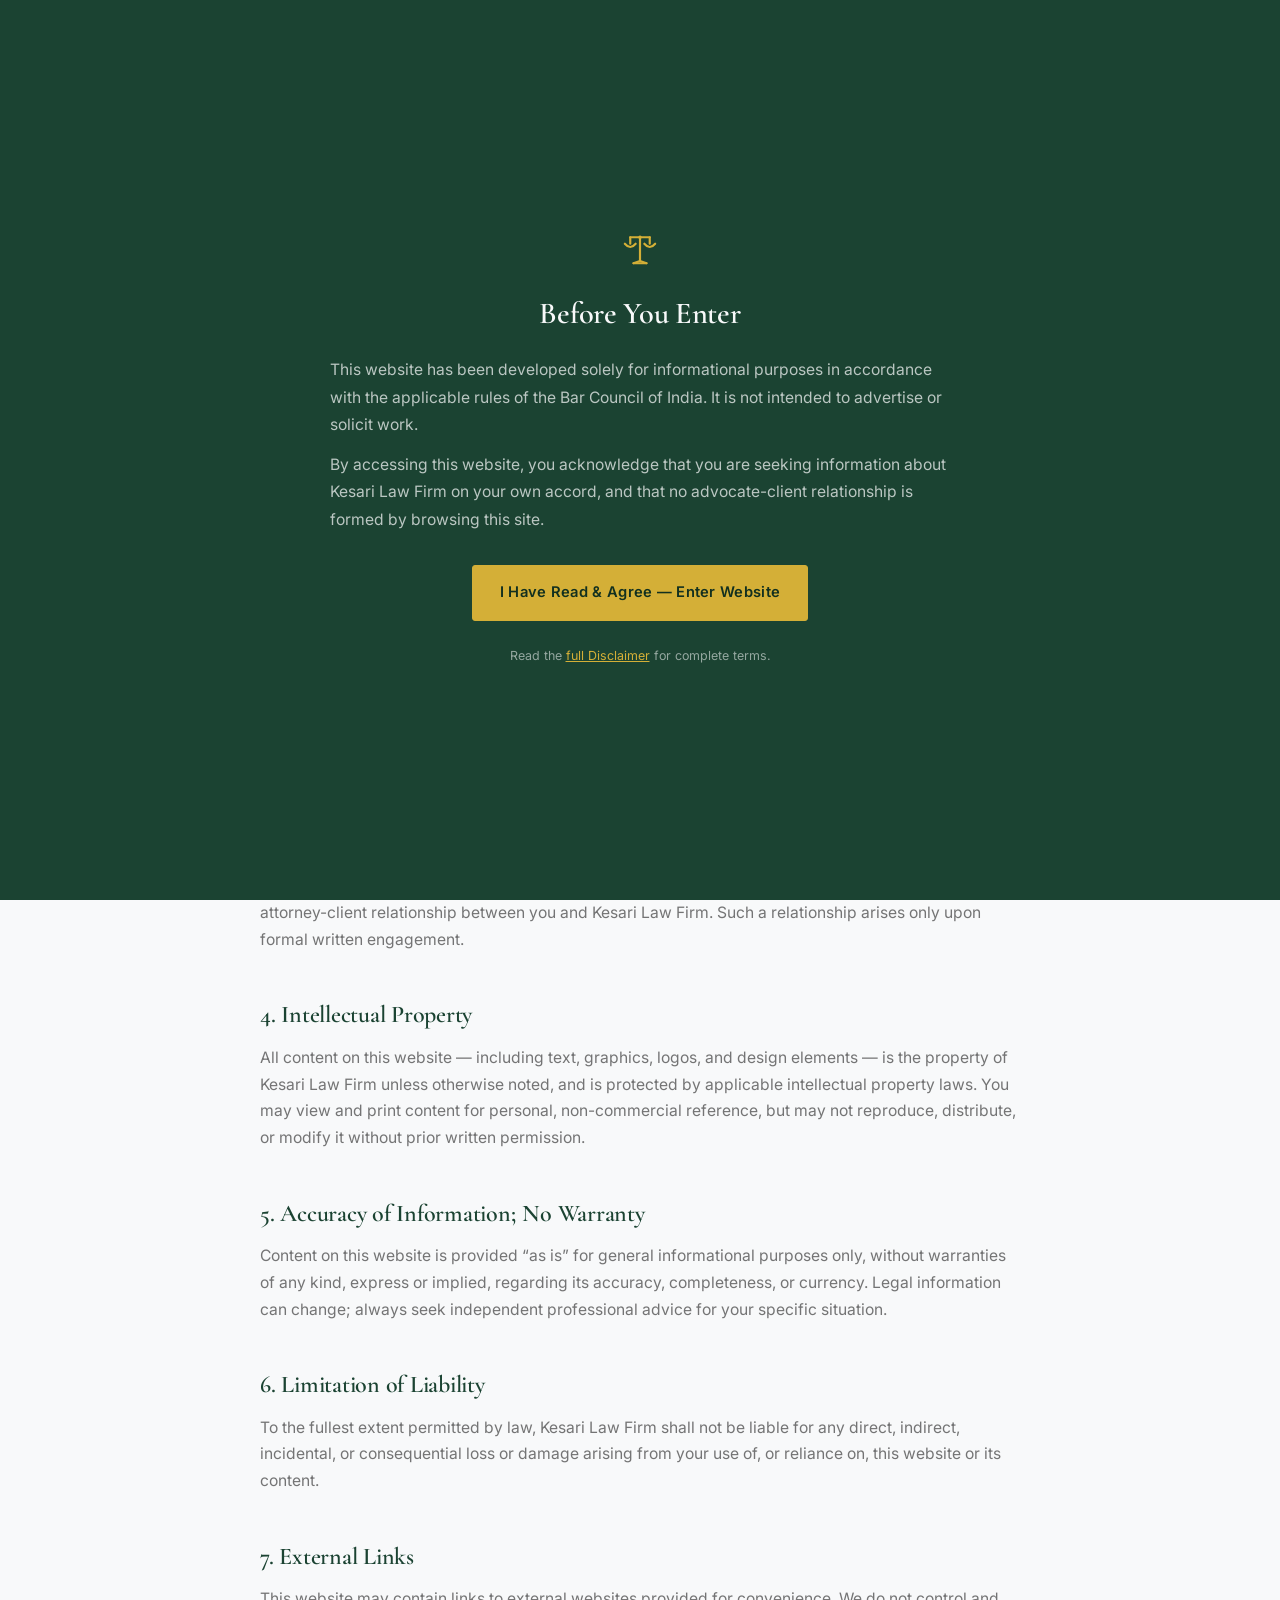
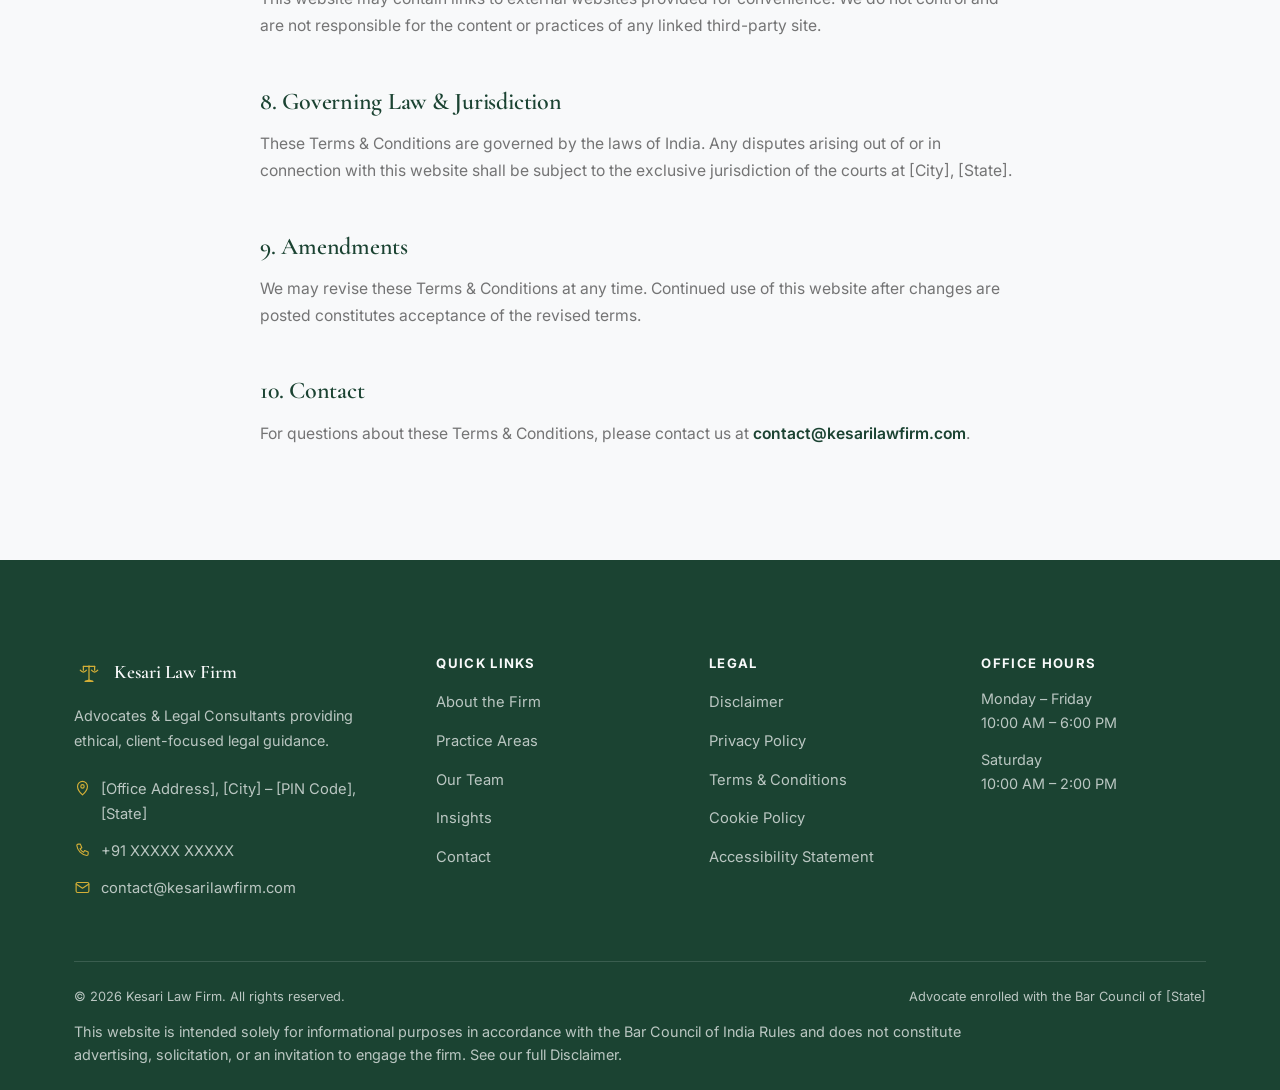
<file: terms-conditions.html>
<!DOCTYPE html>
<html lang="en">
<head>
<meta charset="UTF-8">
<meta name="viewport" content="width=device-width, initial-scale=1.0">
<title>Terms &amp; Conditions | Kesari Law Firm</title>
<meta name="description" content="Read the Terms &amp; Conditions governing the use of the Kesari Law Firm website.">
<link rel="canonical" href="https://www.kesarilawfirm.com/terms-conditions.html">
<meta property="og:type" content="website">
<meta property="og:site_name" content="Kesari Law Firm">
<meta property="og:title" content="Terms &amp; Conditions | Kesari Law Firm">
<meta property="og:description" content="Read the Terms &amp; Conditions governing the use of the Kesari Law Firm website.">
<meta property="og:url" content="https://www.kesarilawfirm.com/terms-conditions.html">
<meta property="og:image" content="https://www.kesarilawfirm.com/assets/og-image.jpg">
<meta property="og:locale" content="en_IN">
<meta name="twitter:card" content="summary_large_image">
<meta name="twitter:title" content="Terms &amp; Conditions | Kesari Law Firm">
<meta name="twitter:description" content="Read the Terms &amp; Conditions governing the use of the Kesari Law Firm website.">
<meta name="twitter:image" content="https://www.kesarilawfirm.com/assets/og-image.jpg">
<script type="application/ld+json">
{
  "@context": "https://schema.org",
  "@type": "LegalService",
  "name": "Kesari Law Firm",
  "url": "https://www.kesarilawfirm.com/",
  "image": "https://www.kesarilawfirm.com/assets/og-image.jpg",
  "telephone": "+91-XXXXXXXXXX",
  "email": "contact@kesarilawfirm.com",
  "address": {
    "@type": "PostalAddress",
    "streetAddress": "[Office Address Line]",
    "addressLocality": "[City]",
    "addressRegion": "[State]",
    "postalCode": "[PIN Code]",
    "addressCountry": "IN"
  },
  "areaServed": "IN",
  "openingHoursSpecification": [
    { "@type": "OpeningHoursSpecification", "dayOfWeek": ["Monday","Tuesday","Wednesday","Thursday","Friday"], "opens": "10:00", "closes": "18:00" },
    { "@type": "OpeningHoursSpecification", "dayOfWeek": ["Saturday"], "opens": "10:00", "closes": "14:00" }
  ],
  "founder": { "@type": "Person", "name": "Kalinga Mohapatra", "jobTitle": "Founder & Managing Partner" }
}
</script>
<link rel="icon" type="image/svg+xml" href="favicon.svg">
<link rel="preconnect" href="https://fonts.googleapis.com">
<link rel="preconnect" href="https://fonts.gstatic.com" crossorigin>
<link href="https://fonts.googleapis.com/css2?family=Cormorant+Garamond:ital,wght@0,500;0,600;0,700;1,500&amp;family=Inter:wght@400;500;600;700&amp;display=swap" rel="stylesheet">
<link rel="stylesheet" href="css/styles.css">
</head>
<body>

<a href="#main" class="skip-link">Skip to main content</a>

<input type="checkbox" id="disclaimer-toggle" class="disclaimer-toggle">
<div class="disclaimer-overlay" role="dialog" aria-modal="true" aria-labelledby="disclaimer-title">
  <div class="disclaimer-box">
    <svg class="brand__mark" viewBox="0 0 48 48" fill="none" stroke="currentColor" stroke-width="2" stroke-linecap="round" stroke-linejoin="round" aria-hidden="true">
      <line x1="24" y1="15" x2="24" y2="37"/><circle cx="24" cy="15" r="1.6" fill="currentColor" stroke="none"/>
        <line x1="15" y1="15" x2="33" y2="15"/><line x1="15" y1="15" x2="15" y2="21"/><path d="M10 21 Q15 27 20 21"/>
        <line x1="33" y1="15" x2="33" y2="21"/><path d="M28 21 Q33 27 38 21"/>
        <line x1="18" y1="39" x2="30" y2="39"/><path d="M24 37 L18 39 M24 37 L30 39"/>
    </svg>
    <h2 id="disclaimer-title">Before You Enter</h2>
    <p>This website has been developed solely for informational purposes in accordance with the applicable rules of the Bar Council of India. It is not intended to advertise or solicit work.</p>
    <p>By accessing this website, you acknowledge that you are seeking information about Kesari Law Firm on your own accord, and that no advocate-client relationship is formed by browsing this site.</p>
    <div class="btn-row">
      <label for="disclaimer-toggle" class="btn btn--gold">I Have Read &amp; Agree — Enter Website</label>
    </div>
    <p class="fine">Read the <a href="disclaimer.html">full Disclaimer</a> for complete terms.</p>
  </div>
</div>

<header class="site-header">
  <input type="checkbox" id="nav-toggle" class="nav-toggle-checkbox">
  <nav class="nav" aria-label="Primary">
    <a href="index.html" class="brand">
      <svg class="brand__mark" viewBox="0 0 48 48" fill="none" stroke="currentColor" stroke-width="2" stroke-linecap="round" stroke-linejoin="round" aria-hidden="true">
        <line x1="24" y1="15" x2="24" y2="37"/><circle cx="24" cy="15" r="1.6" fill="currentColor" stroke="none"/>
        <line x1="15" y1="15" x2="33" y2="15"/><line x1="15" y1="15" x2="15" y2="21"/><path d="M10 21 Q15 27 20 21"/>
        <line x1="33" y1="15" x2="33" y2="21"/><path d="M28 21 Q33 27 38 21"/>
        <line x1="18" y1="39" x2="30" y2="39"/><path d="M24 37 L18 39 M24 37 L30 39"/>
      </svg>
      <span>
        <span class="brand__word">Kesari Law Firm</span>
        <span class="brand__tagline">Advocates &amp; Legal Consultants</span>
      </span>
    </a>
    <div class="nav__right">
      <div class="nav__links">
        <a href="index.html">Home</a>
        <a href="about.html">About</a>
        <a href="practice-areas.html">Practice Areas</a>
        <a href="team.html">Team</a>
        <a href="insights.html">Insights</a>
        <a href="contact.html">Contact</a>
        <a href="contact.html" class="btn btn--outline nav__cta">Request Consultation</a>
      </div>
      <label for="nav-toggle" class="hamburger" aria-label="Toggle menu"><span></span><span></span><span></span></label>
    </div>
  </nav>
  <div class="mobile-nav-panel">
    <div class="mobile-nav-panel__inner">
      <a href="index.html">Home</a>
      <a href="about.html">About</a>
      <a href="practice-areas.html">Practice Areas</a>
      <a href="team.html">Team</a>
      <a href="insights.html">Insights</a>
      <a href="contact.html">Contact</a>
      <a href="contact.html" class="btn btn--gold">Request Consultation</a>
    </div>
  </div>
</header>


<main id="main">

  <div class="page-header">
    <div class="container">
      <p class="eyebrow">Legal</p>
      <h1>Terms &amp; Conditions</h1>
      <p>The terms governing your use of this website.</p>
    </div>
  </div>
  <section class="section">
    <div class="container">
      <div class="policy-content">
        <p class="updated">Last updated: August 2026</p>

        <h2>1. Acceptance of Terms</h2>
        <p>By accessing and using this website, you agree to be bound by these Terms &amp; Conditions. If you do not agree with any part of these terms, please discontinue use of this website.</p>

        <h2>2. Purpose of This Website</h2>
        <p>This website is intended solely to provide general information about Kesari Law Firm, in accordance with the Bar Council of India Rules. It is not intended as advertising, solicitation, or an invitation to engage the firm. See our full <a class="link" href="disclaimer.html">Disclaimer</a>.</p>

        <h2>3. No Attorney-Client Relationship</h2>
        <p>Use of this website, including submission of the Consultation Request Form, does not create an attorney-client relationship between you and Kesari Law Firm. Such a relationship arises only upon formal written engagement.</p>

        <h2>4. Intellectual Property</h2>
        <p>All content on this website &mdash; including text, graphics, logos, and design elements &mdash; is the property of Kesari Law Firm unless otherwise noted, and is protected by applicable intellectual property laws. You may view and print content for personal, non-commercial reference, but may not reproduce, distribute, or modify it without prior written permission.</p>

        <h2>5. Accuracy of Information; No Warranty</h2>
        <p>Content on this website is provided &ldquo;as is&rdquo; for general informational purposes only, without warranties of any kind, express or implied, regarding its accuracy, completeness, or currency. Legal information can change; always seek independent professional advice for your specific situation.</p>

        <h2>6. Limitation of Liability</h2>
        <p>To the fullest extent permitted by law, Kesari Law Firm shall not be liable for any direct, indirect, incidental, or consequential loss or damage arising from your use of, or reliance on, this website or its content.</p>

        <h2>7. External Links</h2>
        <p>This website may contain links to external websites provided for convenience. We do not control and are not responsible for the content or practices of any linked third-party site.</p>

        <h2>8. Governing Law &amp; Jurisdiction</h2>
        <p>These Terms &amp; Conditions are governed by the laws of India. Any disputes arising out of or in connection with this website shall be subject to the exclusive jurisdiction of the courts at [City], [State].</p>

        <h2>9. Amendments</h2>
        <p>We may revise these Terms &amp; Conditions at any time. Continued use of this website after changes are posted constitutes acceptance of the revised terms.</p>

        <h2>10. Contact</h2>
        <p>For questions about these Terms &amp; Conditions, please contact us at <a class="link" href="mailto:contact@kesarilawfirm.com">contact@kesarilawfirm.com</a>.</p>

      </div>
    </div>
  </section>

</main>

<footer class="site-footer">
  <div class="container">
    <div class="footer__top">
      <div>
        <div class="footer__brand">
          <svg viewBox="0 0 48 48" fill="none" stroke="currentColor" stroke-width="2" stroke-linecap="round" stroke-linejoin="round" aria-hidden="true">
            <line x1="24" y1="15" x2="24" y2="37"/><circle cx="24" cy="15" r="1.6" fill="currentColor" stroke="none"/>
        <line x1="15" y1="15" x2="33" y2="15"/><line x1="15" y1="15" x2="15" y2="21"/><path d="M10 21 Q15 27 20 21"/>
        <line x1="33" y1="15" x2="33" y2="21"/><path d="M28 21 Q33 27 38 21"/>
        <line x1="18" y1="39" x2="30" y2="39"/><path d="M24 37 L18 39 M24 37 L30 39"/>
          </svg>
          <span>Kesari Law Firm</span>
        </div>
        <p>Advocates &amp; Legal Consultants providing ethical, client-focused legal guidance.</p>
        <div class="mt-4">
          <div class="footer__contact-item">
            <svg viewBox="0 0 24 24" fill="none" stroke="currentColor" stroke-width="1.6" stroke-linecap="round" stroke-linejoin="round" aria-hidden="true"><path d="M12 21s7-6.5 7-12a7 7 0 0 0-14 0c0 5.5 7 12 7 12z"/><circle cx="12" cy="9" r="2.4"/></svg>
            <span>[Office Address], [City] – [PIN Code], [State]</span>
          </div>
          <div class="footer__contact-item">
            <svg viewBox="0 0 24 24" fill="none" stroke="currentColor" stroke-width="1.6" stroke-linecap="round" stroke-linejoin="round" aria-hidden="true"><path d="M6 3h3l2 5-2.5 1.5a11 11 0 0 0 5 5L15 12l5 2v3a2 2 0 0 1-2 2A16 16 0 0 1 4 5a2 2 0 0 1 2-2z"/></svg>
            <span><a href="tel:+91XXXXXXXXXX">+91 XXXXX XXXXX</a></span>
          </div>
          <div class="footer__contact-item">
            <svg viewBox="0 0 24 24" fill="none" stroke="currentColor" stroke-width="1.6" stroke-linecap="round" stroke-linejoin="round" aria-hidden="true"><rect x="3" y="5" width="18" height="14" rx="2"/><path d="M3 7l9 6 9-6"/></svg>
            <span><a href="mailto:contact@kesarilawfirm.com">contact@kesarilawfirm.com</a></span>
          </div>
        </div>
      </div>
      <div class="footer__col">
        <h4>Quick Links</h4>
        <ul>
          <li><a href="about.html">About the Firm</a></li>
          <li><a href="practice-areas.html">Practice Areas</a></li>
          <li><a href="team.html">Our Team</a></li>
          <li><a href="insights.html">Insights</a></li>
          <li><a href="contact.html">Contact</a></li>
        </ul>
      </div>
      <div class="footer__col">
        <h4>Legal</h4>
        <ul>
          <li><a href="disclaimer.html">Disclaimer</a></li>
          <li><a href="privacy-policy.html">Privacy Policy</a></li>
          <li><a href="terms-conditions.html">Terms &amp; Conditions</a></li>
          <li><a href="cookie-policy.html">Cookie Policy</a></li>
          <li><a href="accessibility-statement.html">Accessibility Statement</a></li>
        </ul>
      </div>
      <div class="footer__col">
        <h4>Office Hours</h4>
        <p>Monday – Friday<br>10:00 AM – 6:00 PM</p>
        <p class="mt-2">Saturday<br>10:00 AM – 2:00 PM</p>
      </div>
    </div>
    <div class="footer__bottom">
      <span>© <span data-year>2026</span> Kesari Law Firm. All rights reserved.</span>
      <span>Advocate enrolled with the Bar Council of [State]</span>
    </div>
    <p class="footer__disclaimer-line">This website is intended solely for informational purposes in accordance with the Bar Council of India Rules and does not constitute advertising, solicitation, or an invitation to engage the firm. See our full <a href="disclaimer.html">Disclaimer</a>.</p>
  </div>
</footer>


<script src="js/main.js"></script>

</body>
</html>
</file>
<file: css/styles.css>
/* ==========================================================================
   KESARI LAW FIRM — Design System
   Palette: Off-White #F8F9FA · Forest Green #1B4332 · Champagne Gold #D4AF37 · Onyx #353535
   Type: Cormorant Garamond (display) + Inter (body)
   ========================================================================== */

/* -------------------------------- Reset -------------------------------- */
*, *::before, *::after { box-sizing: border-box; }
html { scroll-behavior: smooth; }
body, h1, h2, h3, h4, p, figure, blockquote, dl, dd, ul, ol { margin: 0; }
ul, ol { padding: 0; list-style: none; }
img, svg { display: block; max-width: 100%; }
a { color: inherit; text-decoration: none; }
button { font: inherit; color: inherit; background: none; border: 0; cursor: pointer; }
input, textarea, select { font: inherit; color: inherit; }
table { border-collapse: collapse; }

/* ------------------------------ Design Tokens --------------------------- */
:root {
  /* Brand */
  --color-bg:        #F8F9FA;
  --color-bg-alt:     #F1F3F1; /* faint green-tinted section alt */
  --color-primary:    #1B4332; /* Forest Green */
  --color-primary-700:#12301F; /* darker, for hover/pressed */
  --color-primary-100:#E7EEEA; /* pale green tint */
  --color-accent:     #D4AF37; /* Champagne Gold */
  --color-accent-600: #B4901F; /* deeper gold, for text-safe accents */
  --color-text:       #353535; /* Onyx */
  --color-text-soft:  rgba(53,53,53,0.68);
  --color-text-faint:  rgba(53,53,53,0.48);
  --color-white:      #FFFFFF;
  --color-border:     rgba(27,67,50,0.14);
  --color-border-soft:rgba(53,53,53,0.12);
  --on-primary:       #F8F9FA;
  --on-primary-soft:  rgba(248,249,250,0.72);

  /* Type */
  --font-display: 'Cormorant Garamond', 'Georgia', serif;
  --font-body: 'Inter', -apple-system, BlinkMacSystemFont, 'Segoe UI', Roboto, sans-serif;

  /* Spacing (8px base scale) */
  --sp-1: 0.5rem;
  --sp-2: 0.75rem;
  --sp-3: 1rem;
  --sp-4: 1.5rem;
  --sp-5: 2rem;
  --sp-6: 3rem;
  --sp-7: 4rem;
  --sp-8: 6rem;
  --sp-9: 8rem;

  /* Layout */
  --container-w: 1180px;
  --radius-sm: 3px;
  --radius-md: 6px;
  --border-thin: 1px solid var(--color-border);

  /* Motion */
  --ease: cubic-bezier(0.4, 0, 0.2, 1);
  --dur-fast: 200ms;
  --dur-med: 400ms;
  --dur-slow: 700ms;

  /* Shadow — used sparingly */
  --shadow-soft: 0 12px 32px -16px rgba(27,67,50,0.18);
}

/* Deliberately no page-load or scroll-triggered reveal animation: content
   visibility must never depend on an animation actually progressing (a stalled
   paint, a print/PDF render, or a crawler snapshot could otherwise catch
   elements at an initial hidden state). Motion is reserved for hover and
   toggle interactions below, which only ever start from a visible state. */
@media (prefers-reduced-motion: reduce) {
  html { scroll-behavior: auto; }
  *, *::before, *::after { animation-duration: 0.01ms !important; transition-duration: 0.01ms !important; }
}

/* -------------------------------- Base ---------------------------------- */
body {
  background: var(--color-bg);
  color: var(--color-text);
  font-family: var(--font-body);
  font-size: 17px;
  line-height: 1.7;
  -webkit-font-smoothing: antialiased;
  text-rendering: optimizeLegibility;
}

h1, h2, h3, h4 {
  font-family: var(--font-display);
  color: var(--color-primary);
  font-weight: 600;
  line-height: 1.15;
  letter-spacing: -0.01em;
}
h1 { font-size: clamp(2.6rem, 4.6vw, 4.35rem); font-weight: 600; }
h2 { font-size: clamp(2rem, 3.4vw, 2.9rem); }
h3 { font-size: clamp(1.4rem, 2vw, 1.65rem); }
h4 { font-family: var(--font-body); font-size: 1.05rem; font-weight: 600; color: var(--color-text); letter-spacing: 0; }

p { color: var(--color-text-soft); }
.lede { font-size: 1.15rem; line-height: 1.75; color: var(--color-text-soft); }

a.link {
  color: var(--color-primary);
  font-weight: 600;
  background-image: linear-gradient(var(--color-accent), var(--color-accent));
  background-position: 0 100%;
  background-repeat: no-repeat;
  background-size: 0% 1px;
  transition: background-size var(--dur-med) var(--ease);
  padding-bottom: 2px;
}
a.link:hover, a.link:focus-visible { background-size: 100% 1px; }
a.link svg { display: inline-block; vertical-align: -3px; margin-left: 4px; width: 15px; height: 15px; transition: transform var(--dur-fast) var(--ease); }
a.link:hover svg { transform: translateX(3px); }

/* Focus visibility — never suppressed */
a:focus-visible, button:focus-visible, input:focus-visible, textarea:focus-visible, select:focus-visible, label:focus-within {
  outline: 2px solid var(--color-accent-600);
  outline-offset: 3px;
  border-radius: 2px;
}

::selection { background: var(--color-accent); color: var(--color-primary-700); }

/* Skip link */
.skip-link {
  position: absolute; left: -999px; top: auto;
  background: var(--color-primary); color: var(--on-primary);
  padding: 0.85rem 1.25rem; z-index: 10000; font-weight: 600; font-size: 0.9rem;
}
.skip-link:focus { left: var(--sp-3); top: var(--sp-3); }

/* ------------------------------- Layout ---------------------------------- */
.container { max-width: var(--container-w); margin: 0 auto; padding: 0 var(--sp-4); }
.section { padding: var(--sp-8) 0; }
.section--tight { padding: var(--sp-6) 0; }
.section--alt { background: var(--color-bg-alt); }
.section--primary { background: var(--color-primary); color: var(--on-primary); }
.section--primary p { color: var(--on-primary-soft); }
.section--primary h1, .section--primary h2, .section--primary h3 { color: var(--color-bg); }

.grid { display: grid; gap: var(--sp-5); }
.grid-2 { grid-template-columns: repeat(2, 1fr); }
.grid-3 { grid-template-columns: repeat(3, 1fr); }
.grid-4 { grid-template-columns: repeat(4, 1fr); }
@media (max-width: 900px) { .grid-4 { grid-template-columns: repeat(2, 1fr); } .grid-3 { grid-template-columns: repeat(2, 1fr); } }
@media (max-width: 640px) { .grid-2, .grid-3, .grid-4 { grid-template-columns: 1fr; } }

.text-center { text-align: center; }
.max-w-content { max-width: 680px; }
.mx-auto { margin-left: auto; margin-right: auto; }

/* ------------------------------- Eyebrow / Divider ------------------------ */
.eyebrow {
  display: inline-flex; align-items: center; gap: 10px;
  font-family: var(--font-body); font-size: 0.78rem; font-weight: 700;
  letter-spacing: 0.16em; text-transform: uppercase; color: var(--color-accent-600);
  margin-bottom: var(--sp-3);
}
.eyebrow::before { content: ''; width: 22px; height: 1px; background: var(--color-accent-600); }
.section--primary .eyebrow { color: var(--color-accent); }
.section--primary .eyebrow::before { background: var(--color-accent); }

.seal-divider { display: flex; align-items: center; justify-content: center; gap: var(--sp-3); margin: 0 auto; max-width: 340px; }
.seal-divider .line { flex: 1; height: 1px; background: var(--color-border); }
.seal-divider .mark { width: 34px; height: 34px; color: var(--color-accent-600); flex-shrink: 0; }

/* --------------------------------- Buttons -------------------------------- */
.btn {
  display: inline-flex; align-items: center; justify-content: center; gap: 8px;
  font-family: var(--font-body); font-weight: 600; font-size: 0.92rem;
  letter-spacing: 0.02em; padding: 0.9rem 1.7rem; border-radius: var(--radius-sm);
  transition: background var(--dur-fast) var(--ease), color var(--dur-fast) var(--ease), border-color var(--dur-fast) var(--ease), transform var(--dur-fast) var(--ease);
  border: 1px solid transparent; white-space: nowrap;
}
.btn:active { transform: translateY(1px); }
.btn--primary { background: var(--color-primary); color: var(--on-primary); border-color: var(--color-primary); }
.btn--primary:hover, .btn--primary:focus-visible { background: var(--color-primary-700); border-color: var(--color-primary-700); }
.btn--outline { background: transparent; color: var(--color-primary); border-color: var(--color-primary); }
.btn--outline:hover, .btn--outline:focus-visible { background: var(--color-primary); color: var(--on-primary); }
.section--primary .btn--outline { color: var(--color-bg); border-color: rgba(248,249,250,0.5); }
.section--primary .btn--outline:hover { background: var(--color-bg); color: var(--color-primary); border-color: var(--color-bg); }
.btn--gold { background: var(--color-accent); color: var(--color-primary-700); border-color: var(--color-accent); }
.btn--gold:hover, .btn--gold:focus-visible { background: var(--color-accent-600); border-color: var(--color-accent-600); }
.btn-row { display: flex; gap: var(--sp-3); flex-wrap: wrap; }

/* ---------------------------------- Header -------------------------------- */
.site-header {
  position: sticky; top: 0; z-index: 500;
  background: rgba(248,249,250,0.92); backdrop-filter: saturate(140%) blur(10px);
  border-bottom: var(--border-thin);
}
.nav { display: flex; align-items: center; justify-content: space-between; padding: var(--sp-3) var(--sp-4); max-width: var(--container-w); margin: 0 auto; }
.brand { display: flex; align-items: center; gap: 12px; }
.brand__mark { width: 40px; height: 40px; color: var(--color-primary); flex-shrink: 0; }
.brand__word { font-family: var(--font-display); font-weight: 600; font-size: 1.32rem; color: var(--color-primary); line-height: 1.1; letter-spacing: 0.01em; }
.brand__tagline { font-family: var(--font-body); font-size: 0.62rem; letter-spacing: 0.14em; text-transform: uppercase; color: var(--color-text-faint); display: block; margin-top: 2px; }

.nav__links { display: flex; align-items: center; gap: var(--sp-5); }
.nav__links a {
  font-size: 0.86rem; font-weight: 600; letter-spacing: 0.02em; color: var(--color-text);
  position: relative; padding: 6px 0;
}
.nav__links a::after {
  content: ''; position: absolute; left: 0; bottom: 0; width: 0; height: 2px; background: var(--color-accent);
  transition: width var(--dur-fast) var(--ease);
}
.nav__links a:hover::after, .nav__links a:focus-visible::after, .nav__links a[aria-current="page"]::after { width: 100%; }
.nav__links a[aria-current="page"] { color: var(--color-primary); }
.nav__cta { margin-left: var(--sp-2); }
.nav__right { display: flex; align-items: center; gap: var(--sp-5); }

/* Mobile nav — CSS-only checkbox pattern (no JS dependency) */
.nav-toggle-checkbox { position: absolute; opacity: 0; pointer-events: none; }
.hamburger { display: none; width: 26px; height: 20px; position: relative; cursor: pointer; flex-shrink: 0; }
.hamburger span {
  position: absolute; left: 0; width: 100%; height: 2px; background: var(--color-primary);
  transition: transform var(--dur-med) var(--ease), opacity var(--dur-fast) var(--ease), top var(--dur-med) var(--ease);
}
.hamburger span:nth-child(1) { top: 0; }
.hamburger span:nth-child(2) { top: 9px; }
.hamburger span:nth-child(3) { top: 18px; }
.nav-toggle-checkbox:checked ~ .nav .hamburger span:nth-child(1) { top: 9px; transform: rotate(45deg); }
.nav-toggle-checkbox:checked ~ .nav .hamburger span:nth-child(2) { opacity: 0; }
.nav-toggle-checkbox:checked ~ .nav .hamburger span:nth-child(3) { top: 9px; transform: rotate(-45deg); }

.mobile-nav-panel { display: none; }

@media (max-width: 860px) {
  .nav__links { display: none; }
  .hamburger { display: block; }
  .mobile-nav-panel {
    display: block; max-height: 0; overflow: hidden; background: var(--color-primary);
    transition: max-height var(--dur-med) var(--ease);
  }
  .nav-toggle-checkbox:checked ~ .mobile-nav-panel { max-height: 480px; }
  .mobile-nav-panel__inner { padding: var(--sp-2) var(--sp-4) var(--sp-5); display: flex; flex-direction: column; }
  .mobile-nav-panel a {
    color: var(--on-primary); font-family: var(--font-body); font-weight: 600; font-size: 1.02rem;
    padding: var(--sp-2) 0; border-bottom: 1px solid rgba(248,249,250,0.14);
  }
  .mobile-nav-panel .btn { margin-top: var(--sp-3); align-self: flex-start; }
}

/* Prevent background scroll while the entry disclaimer is open */
body:has(.disclaimer-toggle:not(:checked)) { overflow: hidden; }

/* ---------------------------------- Hero ---------------------------------- */
.hero { position: relative; overflow: hidden; padding: var(--sp-9) 0 var(--sp-8); }
.hero__seal {
  position: absolute; right: -60px; top: 50%; transform: translateY(-50%);
  width: 520px; height: 520px; color: var(--color-primary); opacity: 0.05; pointer-events: none;
}
.hero__content { position: relative; max-width: 680px; }
.hero p.lede { margin-top: var(--sp-3); margin-bottom: var(--sp-5); }
@media (max-width: 640px) { .hero { padding: var(--sp-7) 0 var(--sp-6); } .hero__seal { opacity: 0.04; width: 340px; height: 340px; } }

/* ---------------------------------- Cards ---------------------------------- */
.pillar { border-top: 2px solid var(--color-accent); padding-top: var(--sp-3); }
.pillar__icon { width: 30px; height: 30px; color: var(--color-primary); margin-bottom: var(--sp-3); }
.pillar h3 { font-family: var(--font-body); font-size: 1.05rem; color: var(--color-text); margin-bottom: 6px; font-weight: 700; }
.pillar p { font-size: 0.95rem; }

.card--practice {
  padding: var(--sp-5) var(--sp-4); background: var(--color-white); border: var(--border-thin);
  border-radius: var(--radius-md); transition: border-color var(--dur-fast) var(--ease), transform var(--dur-fast) var(--ease);
}
.card--practice:hover { border-color: var(--color-accent); transform: translateY(-3px); }
.card--practice .icon-badge { margin-bottom: var(--sp-3); }
.card--practice h3 { font-size: 1.28rem; margin-bottom: 8px; }
.card--practice p { font-size: 0.94rem; margin-bottom: var(--sp-2); }

.icon-badge {
  width: 52px; height: 52px; display: inline-flex; align-items: center; justify-content: center;
  border-radius: 50%; background: var(--color-primary-100); color: var(--color-primary);
}
.icon-badge svg { width: 24px; height: 24px; }

.card--article { display: flex; flex-direction: column; height: 100%; }
.card--article .tag { font-size: 0.72rem; font-weight: 700; letter-spacing: 0.1em; text-transform: uppercase; color: var(--color-accent-600); margin-bottom: var(--sp-2); display: block; }
.card--article h3 { font-size: 1.35rem; margin-bottom: 10px; }
.card--article p { font-size: 0.95rem; flex-grow: 1; }
.card--article .meta { font-size: 0.82rem; color: var(--color-text-faint); margin-top: var(--sp-3); }

/* Portrait / photo placeholder — used until real photography is supplied */
.portrait-frame {
  aspect-ratio: 4 / 5; border-radius: var(--radius-md); background: var(--color-primary-100);
  border: 1px solid var(--color-border); display: flex; align-items: center; justify-content: center;
  position: relative; overflow: hidden;
}
.portrait-frame::before {
  content: ''; position: absolute; inset: 10px; border: 1px solid rgba(27,67,50,0.18);
}
.portrait-frame .monogram { font-family: var(--font-display); font-size: 3.4rem; color: var(--color-primary); opacity: 0.4; }
.portrait-frame .caption {
  position: absolute; bottom: 14px; left: 14px; right: 14px; font-size: 0.68rem; letter-spacing: 0.04em;
  color: var(--color-text-faint); text-align: center;
}

.team-card { text-align: left; }
.team-card .portrait-frame { margin-bottom: var(--sp-3); }
.team-card h3 { font-size: 1.4rem; margin-bottom: 2px; }
.team-card .role { font-size: 0.85rem; font-weight: 600; color: var(--color-accent-600); text-transform: uppercase; letter-spacing: 0.06em; margin-bottom: var(--sp-2); display: block; }
.team-card p { font-size: 0.93rem; }
.team-card--placeholder { border: 1px dashed var(--color-border); border-radius: var(--radius-md); padding: var(--sp-5); display: flex; align-items: center; justify-content: center; text-align: center; color: var(--color-text-faint); font-size: 0.9rem; }

/* ------------------------------- CTA band ---------------------------------- */
.cta-band { position: relative; overflow: hidden; }
.cta-band__seal { position: absolute; left: -40px; bottom: -60px; width: 260px; height: 260px; color: var(--color-accent); opacity: 0.08; }
.cta-band .container { position: relative; text-align: center; max-width: 720px; }
.cta-band h2 { margin-bottom: var(--sp-3); }
.cta-band .btn-row { justify-content: center; margin-top: var(--sp-4); }
.cta-band__contact { margin-top: var(--sp-5); display: flex; gap: var(--sp-5); justify-content: center; flex-wrap: wrap; font-size: 0.92rem; color: var(--on-primary-soft); }
.cta-band__contact a { color: var(--color-bg); font-weight: 600; }
.cta-band__contact span { display: inline-flex; align-items: center; gap: 8px; }
.cta-band__contact svg { width: 16px; height: 16px; color: var(--color-accent); }

/* --------------------------------- Footer ----------------------------------- */
.site-footer { background: var(--color-primary); color: var(--on-primary-soft); padding: var(--sp-8) 0 var(--sp-4); }
.footer__top { display: grid; grid-template-columns: 1.4fr 1fr 1fr 1fr; gap: var(--sp-6); padding-bottom: var(--sp-6); }
@media (max-width: 860px) { .footer__top { grid-template-columns: 1fr 1fr; } }
@media (max-width: 560px) { .footer__top { grid-template-columns: 1fr; } }
.footer__brand { display: flex; align-items: center; gap: 10px; margin-bottom: var(--sp-3); }
.footer__brand svg { width: 30px; height: 30px; color: var(--color-accent); }
.footer__brand span { font-family: var(--font-display); font-size: 1.2rem; color: var(--color-bg); font-weight: 600; }
.site-footer p { font-size: 0.9rem; color: var(--on-primary-soft); }
.footer__col h4 { color: var(--color-bg); font-family: var(--font-body); font-size: 0.82rem; letter-spacing: 0.1em; text-transform: uppercase; margin-bottom: var(--sp-3); font-weight: 700; }
.footer__col ul li { margin-bottom: 10px; }
.footer__col a { font-size: 0.92rem; color: var(--on-primary-soft); transition: color var(--dur-fast) var(--ease); }
.footer__col a:hover, .footer__col a:focus-visible { color: var(--color-accent); }
.footer__contact-item { display: flex; gap: 10px; margin-bottom: 12px; font-size: 0.92rem; align-items: flex-start; }
.footer__contact-item svg { width: 17px; height: 17px; color: var(--color-accent); flex-shrink: 0; margin-top: 3px; }
.footer__bottom { border-top: 1px solid rgba(248,249,250,0.14); padding-top: var(--sp-4); display: flex; justify-content: space-between; flex-wrap: wrap; gap: var(--sp-2); font-size: 0.8rem; color: var(--on-primary-soft); }
.footer__bottom a { color: var(--on-primary-soft); }
.footer__bottom a:hover { color: var(--color-accent); }
.footer__disclaimer-line { font-size: 0.78rem; color: rgba(248,249,250,0.55); max-width: 900px; margin-top: var(--sp-2); line-height: 1.6; }

/* ------------------------------ Entry Disclaimer ----------------------------- */
.disclaimer-toggle { position: absolute; opacity: 0; pointer-events: none; }
.disclaimer-overlay {
  position: fixed; inset: 0; z-index: 9999; background: var(--color-primary);
  display: flex; align-items: center; justify-content: center; padding: var(--sp-4);
  opacity: 1; visibility: visible; transition: opacity var(--dur-slow) var(--ease), visibility var(--dur-slow) var(--ease);
}
.disclaimer-toggle:checked ~ .disclaimer-overlay { opacity: 0; visibility: hidden; pointer-events: none; }
.disclaimer-box { max-width: 620px; text-align: center; color: var(--on-primary); }
.disclaimer-box .brand__mark { width: 52px; height: 52px; color: var(--color-accent); margin: 0 auto var(--sp-4); }
.disclaimer-box h2 { color: var(--color-bg); font-size: clamp(1.5rem, 3vw, 1.9rem); margin-bottom: var(--sp-4); }
.disclaimer-box p { color: var(--on-primary-soft); font-size: 0.98rem; line-height: 1.75; margin-bottom: var(--sp-2); text-align: left; }
.disclaimer-box .btn-row { justify-content: center; margin-top: var(--sp-5); }
.disclaimer-box .fine { font-size: 0.78rem; color: rgba(248,249,250,0.55); margin-top: var(--sp-4); text-align: center; }
.disclaimer-box .fine a { color: var(--color-accent); text-decoration: underline; }

/* ------------------------------- Inner pages -------------------------------- */
.page-header { padding: var(--sp-7) 0 var(--sp-6); text-align: center; background: var(--color-bg-alt); border-bottom: var(--border-thin); }
.page-header .eyebrow { justify-content: center; }
.page-header .eyebrow::before { display: none; }
.page-header p { max-width: 620px; margin: var(--sp-3) auto 0; }

.policy-content { max-width: 760px; margin: 0 auto; }
.policy-content h2 { font-size: 1.5rem; margin-top: var(--sp-6); margin-bottom: var(--sp-3); }
.policy-content h2:first-child { margin-top: 0; }
.policy-content h3 { font-family: var(--font-body); font-size: 1.02rem; color: var(--color-text); margin-top: var(--sp-4); margin-bottom: var(--sp-2); font-weight: 700; }
.policy-content p { margin-bottom: var(--sp-3); font-size: 0.98rem; }
.policy-content ul { margin-bottom: var(--sp-3); }
.policy-content ul li { position: relative; padding-left: 22px; margin-bottom: 10px; font-size: 0.98rem; color: var(--color-text-soft); }
.policy-content ul li::before { content: ''; position: absolute; left: 0; top: 10px; width: 6px; height: 6px; background: var(--color-accent); border-radius: 50%; }
.policy-content .updated { font-size: 0.85rem; color: var(--color-text-faint); margin-bottom: var(--sp-5); font-style: italic; }
.policy-content .callout { background: var(--color-primary-100); border-left: 3px solid var(--color-primary); padding: var(--sp-3) var(--sp-4); border-radius: 0 var(--radius-md) var(--radius-md) 0; margin-bottom: var(--sp-4); }
.policy-content .callout p { margin-bottom: 0; color: var(--color-text); font-size: 0.94rem; }

/* --------------------------------- Forms ------------------------------------- */
.form-grid { display: grid; grid-template-columns: 1fr 1fr; gap: var(--sp-3); }
@media (max-width: 640px) { .form-grid { grid-template-columns: 1fr; } }
.form-group { margin-bottom: var(--sp-3); display: flex; flex-direction: column; }
.form-group--full { grid-column: 1 / -1; }
.form-group label { font-size: 0.85rem; font-weight: 600; margin-bottom: 8px; color: var(--color-text); }
.form-group .req { color: var(--color-accent-600); }
.form-group input, .form-group select, .form-group textarea {
  padding: 0.85rem 1rem; border: 1px solid var(--color-border-soft); border-radius: var(--radius-sm);
  background: var(--color-white); font-size: 0.96rem; transition: border-color var(--dur-fast) var(--ease);
}
.form-group input:focus, .form-group select:focus, .form-group textarea:focus { border-color: var(--color-primary); outline: none; }
.form-group textarea { resize: vertical; min-height: 130px; }
.form-note { font-size: 0.85rem; color: var(--color-text-faint); margin-top: var(--sp-1); }
.form-disclaimer { background: var(--color-bg-alt); border: var(--border-thin); border-radius: var(--radius-md); padding: var(--sp-3) var(--sp-4); font-size: 0.88rem; color: var(--color-text-soft); margin-bottom: var(--sp-4); }

/* ------------------------------- Contact / Map -------------------------------- */
.info-row { display: flex; gap: var(--sp-3); margin-bottom: var(--sp-4); align-items: flex-start; }
.info-row .icon-badge { flex-shrink: 0; }
.info-row h4 { margin-bottom: 4px; }
.info-row p { font-size: 0.94rem; margin-bottom: 0; }
.map-placeholder {
  width: 100%; aspect-ratio: 16/10; background: var(--color-bg-alt); border: var(--border-thin); border-radius: var(--radius-md);
  display: flex; flex-direction: column; align-items: center; justify-content: center; gap: var(--sp-2); color: var(--color-text-faint); text-align: center; padding: var(--sp-4);
}
.map-placeholder svg { width: 34px; height: 34px; color: var(--color-primary); opacity: 0.5; }
.map-placeholder span { font-size: 0.85rem; max-width: 320px; }
.map-embed { width: 100%; aspect-ratio: 16/10; border: 0; border-radius: var(--radius-md); }

/* ------------------------------- Table of contents ----------------------------- */
.toc { background: var(--color-bg-alt); border: var(--border-thin); border-radius: var(--radius-md); padding: var(--sp-4); margin-bottom: var(--sp-6); }
.toc h4 { margin-bottom: var(--sp-2); }
.toc ol { list-style: none; counter-reset: toc; }
.toc ol li { counter-increment: toc; margin-bottom: 8px; font-size: 0.92rem; }
.toc ol li::before { content: counter(toc) '. '; color: var(--color-accent-600); font-weight: 700; }
.toc a { color: var(--color-text-soft); }
.toc a:hover { color: var(--color-primary); }

/* ------------------------------- Utility ---------------------------------------- */
.visually-hidden { position: absolute; width: 1px; height: 1px; padding: 0; margin: -1px; overflow: hidden; clip: rect(0,0,0,0); white-space: nowrap; border: 0; }
.mt-2 { margin-top: var(--sp-2); } .mt-4 { margin-top: var(--sp-4); } .mt-6 { margin-top: var(--sp-6); }
.mb-2 { margin-bottom: var(--sp-2); } .mb-4 { margin-bottom: var(--sp-4); } .mb-6 { margin-bottom: var(--sp-6); }
.chip-row { display: flex; flex-wrap: wrap; gap: 10px; }
.chip { font-size: 0.8rem; font-weight: 600; padding: 6px 14px; border: 1px solid var(--color-border); border-radius: 20px; color: var(--color-text-soft); }
</file>
